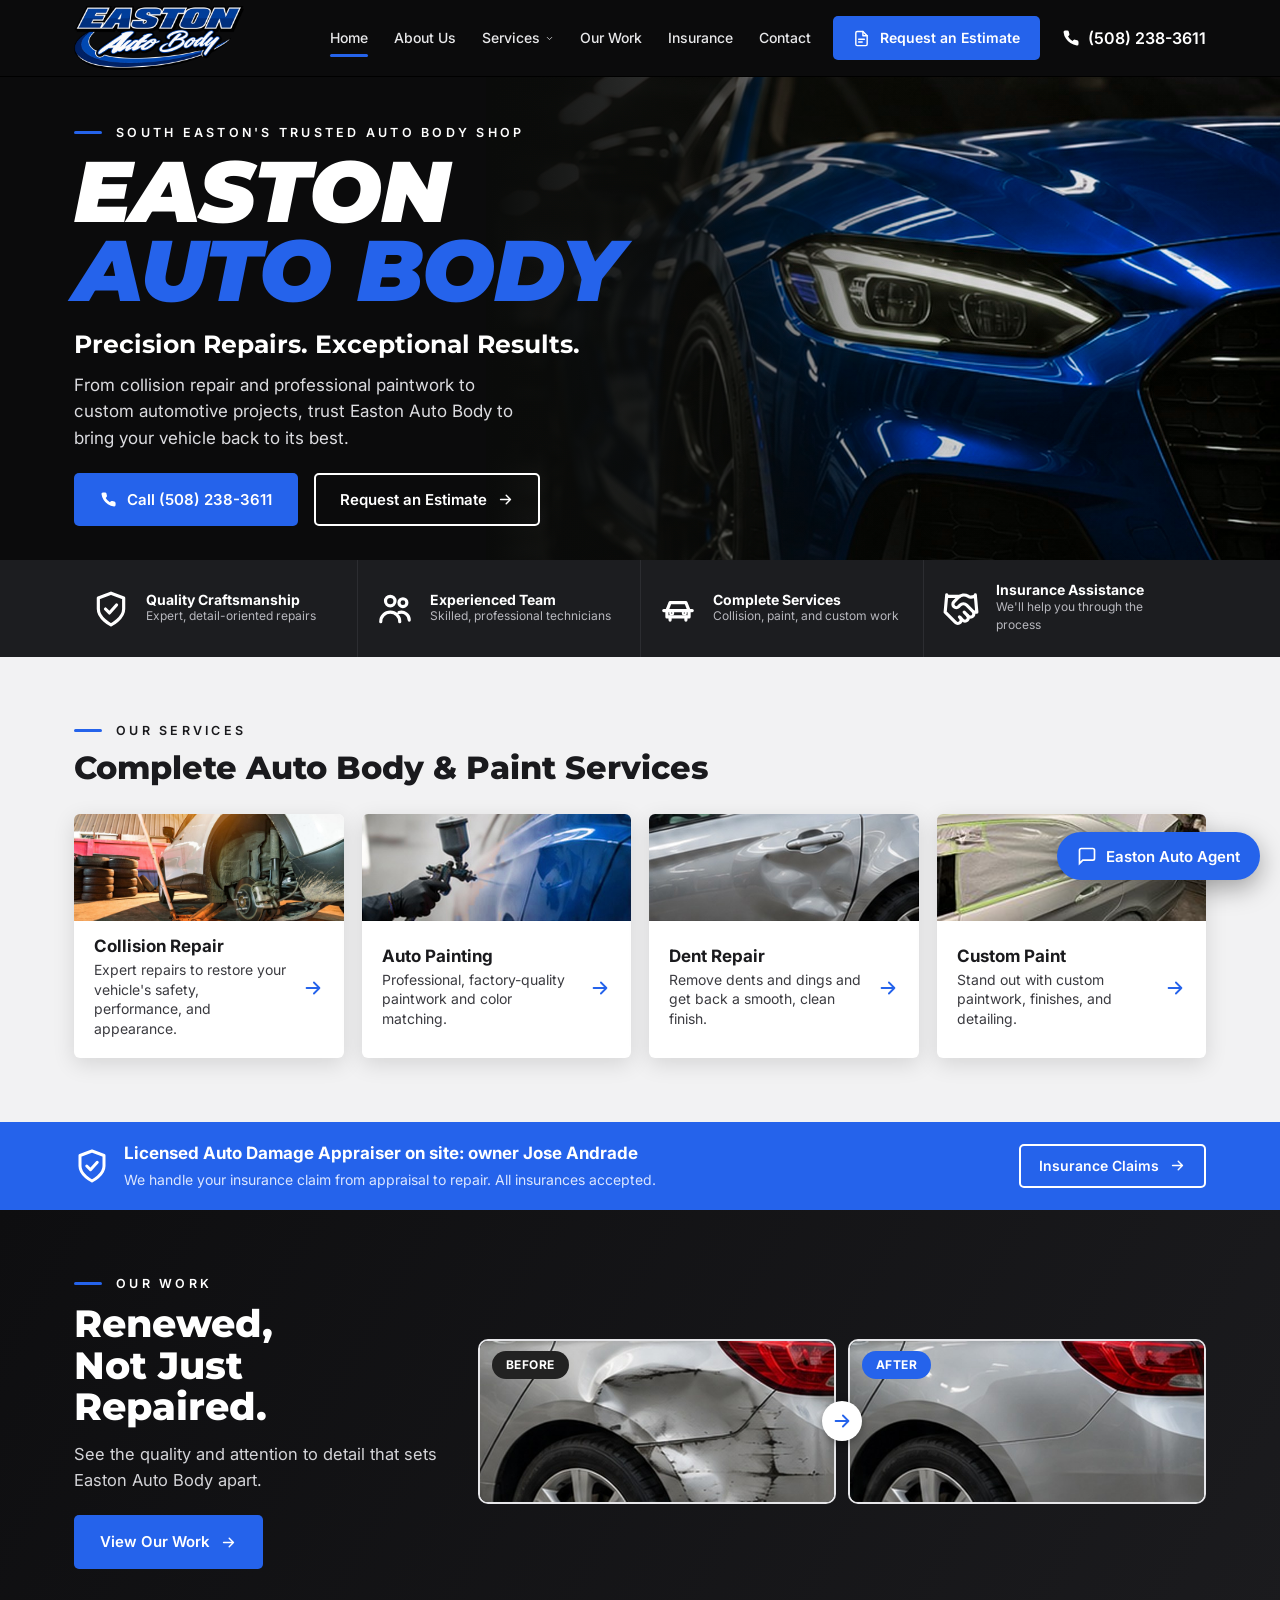
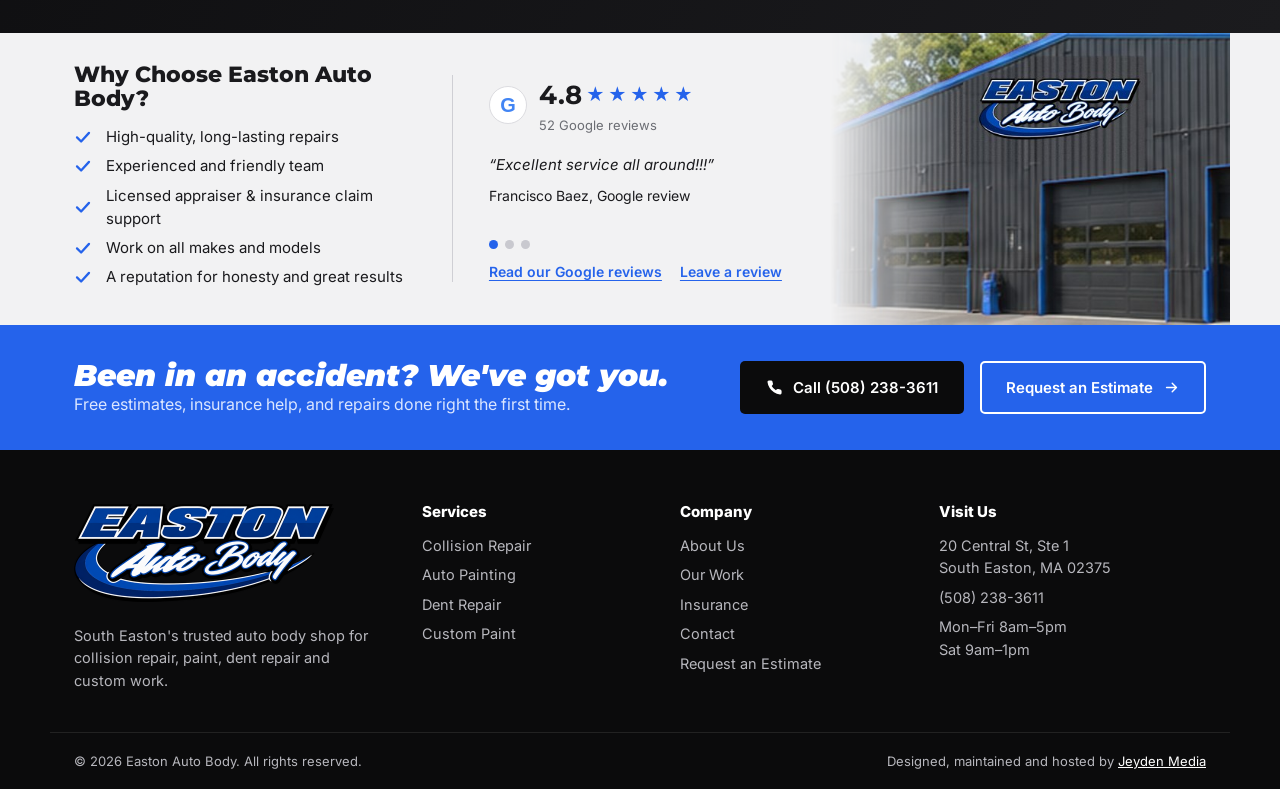
<file: index.html>
<!doctype html>
<html lang="en"><head>
<meta charset="utf-8"><meta name="viewport" content="width=device-width,initial-scale=1">
<title>Easton Auto Body</title>
<meta name="description" content="Easton Auto Body in South Easton, MA: collision repair, auto painting, dent repair and custom paint. Call (508) 238-3611.">
<link rel="preconnect" href="https://fonts.googleapis.com"><link rel="preconnect" href="https://fonts.gstatic.com" crossorigin>
<link href="https://fonts.googleapis.com/css2?family=Inter:wght@400;500;600;700&family=Montserrat:ital,wght@0,700;0,800;0,900;1,800;1,900&display=swap" rel="stylesheet">
<link rel="icon" href="img/favicon.png?v=202611271520" type="image/png">
<link rel="stylesheet" href="css/style.css?v=202611271520">
</head><body>
<header class="site-header"><div class="wrap nav-bar">
<a class="brand" href="index.html" aria-label="Easton Auto Body home"><img class="brand-logo" src="img/logo-header.png?v=202611271520" alt="Easton Auto Body"></a>
<ul class="nav" id="nav"><li><a class="navlink active" href="index.html">Home</a></li><li><a class="navlink" href="about.html">About Us</a></li><li class="has-drop"><a class="navlink" href="services.html">Services <svg class="caret" viewBox="0 0 24 24" fill="none" stroke="currentColor" stroke-width="2" stroke-linecap="round" stroke-linejoin="round" aria-hidden="true"><path d="m6 9 6 6 6-6"/></svg></a><div class="dropdown"><a href="services.html#collision">Collision Repair</a><a href="services.html#painting">Auto Painting</a><a href="services.html#dent">Dent Repair</a><a href="services.html#custom">Custom Paint</a></div></li><li><a class="navlink" href="work.html">Our Work</a></li><li><a class="navlink" href="insurance.html">Insurance</a></li><li><a class="navlink" href="contact.html">Contact</a></li></ul>
<div class="nav-cta"><a class="btn btn-red btn-sm" href="estimate.html"><svg class="" viewBox="0 0 24 24" fill="none" stroke="currentColor" stroke-width="2" stroke-linecap="round" stroke-linejoin="round" aria-hidden="true"><path d="M14 2H6a2 2 0 0 0-2 2v16a2 2 0 0 0 2 2h12a2 2 0 0 0 2-2V8z"/><path d="M14 2v6h6M8 13h8M8 17h5"/></svg> Request an Estimate</a>
<a class="phone-link" href="tel:+15082383611" aria-label="Call (508) 238-3611"><svg class="" viewBox="0 0 24 24" fill="none" stroke="currentColor" stroke-width="2" stroke-linecap="round" stroke-linejoin="round" aria-hidden="true"><path d="M22 16.9v3a2 2 0 0 1-2.2 2 19.8 19.8 0 0 1-8.6-3.1 19.5 19.5 0 0 1-6-6A19.8 19.8 0 0 1 2.1 4.2 2 2 0 0 1 4.1 2h3a2 2 0 0 1 2 1.7c.1 1 .4 1.9.7 2.8a2 2 0 0 1-.5 2.1L8 9.9a16 16 0 0 0 6 6l1.3-1.3a2 2 0 0 1 2.1-.4c.9.3 1.8.6 2.8.7a2 2 0 0 1 1.7 2Z" fill="currentColor" stroke="none"/></svg><span>(508) 238-3611</span></a>
<button class="menu-btn" aria-label="Menu" aria-controls="nav" aria-expanded="false"><svg class="" viewBox="0 0 24 24" fill="none" stroke="currentColor" stroke-width="2" stroke-linecap="round" stroke-linejoin="round" aria-hidden="true"><path d="M3 6h18M3 12h18M3 18h18"/></svg></button></div>
</div></header>
<main>
<section class="hero"><div class="hero-bg" role="img" aria-label="Red sports car"><video class="bg-video" autoplay muted loop playsinline preload="metadata" poster="img/hero-car.jpg" aria-hidden="true"><source src="https://assets.mixkit.co/videos/35576/35576-720.mp4" type="video/mp4"><source src="https://assets.mixkit.co/videos/35576/35576-360.mp4" type="video/mp4"></video></div><div class="wrap">
<div class="eyebrow">South Easton's Trusted Auto Body Shop</div>
<h1 class="hero-title">EASTON<span>AUTO BODY</span></h1>
<h2>Precision Repairs. Exceptional Results.</h2>
<p class="lead">From collision repair and professional paintwork to custom automotive projects, trust Easton Auto Body to bring your vehicle back to its best.</p>
<div class="btn-row"><a class="btn btn-red" href="tel:+15082383611"><svg class="" viewBox="0 0 24 24" fill="none" stroke="currentColor" stroke-width="2" stroke-linecap="round" stroke-linejoin="round" aria-hidden="true"><path d="M22 16.9v3a2 2 0 0 1-2.2 2 19.8 19.8 0 0 1-8.6-3.1 19.5 19.5 0 0 1-6-6A19.8 19.8 0 0 1 2.1 4.2 2 2 0 0 1 4.1 2h3a2 2 0 0 1 2 1.7c.1 1 .4 1.9.7 2.8a2 2 0 0 1-.5 2.1L8 9.9a16 16 0 0 0 6 6l1.3-1.3a2 2 0 0 1 2.1-.4c.9.3 1.8.6 2.8.7a2 2 0 0 1 1.7 2Z" fill="currentColor" stroke="none"/></svg> Call (508) 238-3611</a><a class="btn btn-ghost" href="estimate.html">Request an Estimate <svg class="" viewBox="0 0 24 24" fill="none" stroke="currentColor" stroke-width="2" stroke-linecap="round" stroke-linejoin="round" aria-hidden="true"><path d="M5 12h14M13 6l6 6-6 6"/></svg></a></div>
</div></section>
<section class="features"><div class="wrap">
<div class="feature"><svg class="" viewBox="0 0 24 24" fill="none" stroke="currentColor" stroke-width="2" stroke-linecap="round" stroke-linejoin="round" aria-hidden="true"><path d="M12 22s8-4 8-10V5l-8-3-8 3v7c0 6 8 10 8 10z"/><path d="m8.5 12 2.5 2.5 4.5-5"/></svg><div><h4>Quality Craftsmanship</h4><p>Expert, detail-oriented repairs</p></div></div>
<div class="feature"><svg class="" viewBox="0 0 24 24" fill="none" stroke="currentColor" stroke-width="2" stroke-linecap="round" stroke-linejoin="round" aria-hidden="true"><circle cx="9" cy="7" r="3"/><circle cx="17" cy="8" r="2.5"/><path d="M3 20c0-3.3 2.7-6 6-6s6 2.7 6 6M14.5 14.2A5 5 0 0 1 21 19"/></svg><div><h4>Experienced Team</h4><p>Skilled, professional technicians</p></div></div>
<div class="feature"><svg class="" viewBox="0 0 24 24" fill="none" stroke="currentColor" stroke-width="2" stroke-linecap="round" stroke-linejoin="round" aria-hidden="true"><path d="M5 17h14v-4l-2-5H7l-2 5z"/><path d="M3 13h18M7 17v2M17 17v2"/><circle cx="8" cy="14.5" r=".6"/><circle cx="16" cy="14.5" r=".6"/></svg><div><h4>Complete Services</h4><p>Collision, paint, and custom work</p></div></div>
<div class="feature"><svg class="" viewBox="0 0 24 24" fill="none" stroke="currentColor" stroke-width="2" stroke-linecap="round" stroke-linejoin="round" aria-hidden="true"><path d="m11 17 2 2a1 1 0 1 0 3-3"/><path d="m14 14 2.5 2.5a1 1 0 1 0 3-3l-3.9-3.9a3 3 0 0 0-4.2 0l-.9.9a1 1 0 1 1-3-3l2.8-2.8a5 5 0 0 1 6.1-.8l.5.3a2 2 0 0 0 1.4.3L21 4"/><path d="m21 3 1 11h-2M3 3 2 14l6.5 6.5a1 1 0 1 0 3-3M3 4h8"/></svg><div><h4>Insurance Assistance</h4><p>We'll help you through the process</p></div></div>
</div></section>
<section class="section grey"><div class="wrap">
<div class="eyebrow">Our Services</div><h2 class="section-title">Complete Auto Body &amp; Paint Services</h2>
<div class="svc-grid"><a class="svc-card reveal" href="services.html#collision"><img src="img/svc-collision.jpg" alt="Car raised on a jack in the shop with its wheel removed">
<div class="svc-body"><div><h3>Collision Repair</h3><p>Expert repairs to restore your vehicle's safety, performance, and appearance.</p></div><svg class="arrow" viewBox="0 0 24 24" fill="none" stroke="currentColor" stroke-width="2" stroke-linecap="round" stroke-linejoin="round" aria-hidden="true"><path d="M5 12h14M13 6l6 6-6 6"/></svg></div></a><a class="svc-card reveal" href="services.html#painting"><img src="img/svc-painting.jpg?v=2" alt="Spray gun applying paint to a blue car panel">
<div class="svc-body"><div><h3>Auto Painting</h3><p>Professional, factory-quality paintwork and color matching.</p></div><svg class="arrow" viewBox="0 0 24 24" fill="none" stroke="currentColor" stroke-width="2" stroke-linecap="round" stroke-linejoin="round" aria-hidden="true"><path d="M5 12h14M13 6l6 6-6 6"/></svg></div></a><a class="svc-card reveal" href="services.html#dent"><img src="img/svc-dent.jpg" alt="Dented silver car door">
<div class="svc-body"><div><h3>Dent Repair</h3><p>Remove dents and dings and get back a smooth, clean finish.</p></div><svg class="arrow" viewBox="0 0 24 24" fill="none" stroke="currentColor" stroke-width="2" stroke-linecap="round" stroke-linejoin="round" aria-hidden="true"><path d="M5 12h14M13 6l6 6-6 6"/></svg></div></a><a class="svc-card reveal" href="services.html#custom"><img src="img/svc-custom.jpg" alt="Car masked off and ready for custom paint">
<div class="svc-body"><div><h3>Custom Paint</h3><p>Stand out with custom paintwork, finishes, and detailing.</p></div><svg class="arrow" viewBox="0 0 24 24" fill="none" stroke="currentColor" stroke-width="2" stroke-linecap="round" stroke-linejoin="round" aria-hidden="true"><path d="M5 12h14M13 6l6 6-6 6"/></svg></div></a></div></div></section>
<section class="appraiser-band"><div class="wrap">
<div class="ab-left"><svg class="" viewBox="0 0 24 24" fill="none" stroke="currentColor" stroke-width="2" stroke-linecap="round" stroke-linejoin="round" aria-hidden="true"><path d="M12 22s8-4 8-10V5l-8-3-8 3v7c0 6 8 10 8 10z"/><path d="m8.5 12 2.5 2.5 4.5-5"/></svg><div><b>Licensed Auto Damage Appraiser on site: owner Jose Andrade</b><span>We handle your insurance claim from appraisal to repair. All insurances accepted.</span></div></div>
<a class="btn btn-ghost btn-sm" href="insurance.html#claims">Insurance Claims <svg class="" viewBox="0 0 24 24" fill="none" stroke="currentColor" stroke-width="2" stroke-linecap="round" stroke-linejoin="round" aria-hidden="true"><path d="M5 12h14M13 6l6 6-6 6"/></svg></a></div></section>
<section class="section dark"><div class="wrap work-split">
<div class="reveal"><div class="eyebrow">Our Work</div><h2>Renewed,<br>Not Just Repaired.</h2>
<p>See the quality and attention to detail that sets Easton Auto Body apart.</p>
<a class="btn btn-red" href="work.html">View Our Work <svg class="" viewBox="0 0 24 24" fill="none" stroke="currentColor" stroke-width="2" stroke-linecap="round" stroke-linejoin="round" aria-hidden="true"><path d="M5 12h14M13 6l6 6-6 6"/></svg></a></div>
<div class="ba reveal"><figure><img src="img/before.jpg" alt="Rear quarter panel with collision damage, before repair"><span class="tag">BEFORE</span></figure>
<span class="ba-arrow"><svg class="" viewBox="0 0 24 24" fill="none" stroke="currentColor" stroke-width="2" stroke-linecap="round" stroke-linejoin="round" aria-hidden="true"><path d="M5 12h14M13 6l6 6-6 6"/></svg></span>
<figure><img src="img/after.jpg" alt="Same panel after repair and refinish"><span class="tag after">AFTER</span></figure></div>
</div></section>
<section class="why"><div class="wrap">
<div><h2>Why Choose Easton Auto Body?</h2><ul class="checks"><li><svg class="" viewBox="0 0 24 24" fill="none" stroke="currentColor" stroke-width="2" stroke-linecap="round" stroke-linejoin="round" aria-hidden="true"><path d="M4 12.5 9.5 18 20 6.5" stroke-width="3"/></svg>High-quality, long-lasting repairs</li><li><svg class="" viewBox="0 0 24 24" fill="none" stroke="currentColor" stroke-width="2" stroke-linecap="round" stroke-linejoin="round" aria-hidden="true"><path d="M4 12.5 9.5 18 20 6.5" stroke-width="3"/></svg>Experienced and friendly team</li><li><svg class="" viewBox="0 0 24 24" fill="none" stroke="currentColor" stroke-width="2" stroke-linecap="round" stroke-linejoin="round" aria-hidden="true"><path d="M4 12.5 9.5 18 20 6.5" stroke-width="3"/></svg>Licensed appraiser & insurance claim support</li><li><svg class="" viewBox="0 0 24 24" fill="none" stroke="currentColor" stroke-width="2" stroke-linecap="round" stroke-linejoin="round" aria-hidden="true"><path d="M4 12.5 9.5 18 20 6.5" stroke-width="3"/></svg>Work on all makes and models</li><li><svg class="" viewBox="0 0 24 24" fill="none" stroke="currentColor" stroke-width="2" stroke-linecap="round" stroke-linejoin="round" aria-hidden="true"><path d="M4 12.5 9.5 18 20 6.5" stroke-width="3"/></svg>A reputation for honesty and great results</li></ul></div>
<div class="quote reviews" id="reviews"><div class="g-rating"><span class="g-logo" aria-hidden="true">G</span><div><strong>4.8</strong> <span class="stars" aria-hidden="true">★★★★★</span><small>52 Google reviews</small></div></div>
<div class="rv-carousel" aria-roledescription="carousel" aria-label="Google reviews"><div class="rv-track">
<figure class="rv-slide"><blockquote>&ldquo;Excellent service all around!!!&rdquo;</blockquote><figcaption>Francisco Baez, Google review</figcaption></figure>
<figure class="rv-slide"><blockquote>Rated 4.8 out of 5 stars by 52 customers on Google.</blockquote><figcaption>South Easton drivers trust us with their cars.</figcaption></figure>
<figure class="rv-slide"><blockquote>Had your car repaired with us? We&rsquo;d love to hear how it went.</blockquote><figcaption><a href="https://search.google.com/local/writereview?placeid=ChIJB-BQOgSG5IkRGqs08oeL52E" target="_blank" rel="noopener">Leave us a Google review</a></figcaption></figure>
</div><div class="rv-dots" aria-hidden="true"></div></div>
<div class="review-links"><a href="https://www.google.com/searchviewer/10?output=search&amp;svid=CCYSGioYOhYweDA6MHg2MWU3OGI4N2YyMzRhYjFhGAo&amp;hl=en&amp;gl=US#sv=[base64]" target="_blank" rel="noopener">Read our Google reviews</a><a href="https://search.google.com/local/writereview?placeid=ChIJB-BQOgSG5IkRGqs08oeL52E" target="_blank" rel="noopener">Leave a review</a></div></div>
<div class="why-photo" role="img" aria-label="Easton Auto Body shop building"></div>
</div></section>
</main>
<section class="cta-band"><div class="wrap">
<div><h2>Been in an accident? We've got you.</h2><p>Free estimates, insurance help, and repairs done right the first time.</p></div>
<div class="btn-row"><a class="btn btn-dark" href="tel:+15082383611"><svg class="" viewBox="0 0 24 24" fill="none" stroke="currentColor" stroke-width="2" stroke-linecap="round" stroke-linejoin="round" aria-hidden="true"><path d="M22 16.9v3a2 2 0 0 1-2.2 2 19.8 19.8 0 0 1-8.6-3.1 19.5 19.5 0 0 1-6-6A19.8 19.8 0 0 1 2.1 4.2 2 2 0 0 1 4.1 2h3a2 2 0 0 1 2 1.7c.1 1 .4 1.9.7 2.8a2 2 0 0 1-.5 2.1L8 9.9a16 16 0 0 0 6 6l1.3-1.3a2 2 0 0 1 2.1-.4c.9.3 1.8.6 2.8.7a2 2 0 0 1 1.7 2Z" fill="currentColor" stroke="none"/></svg> Call (508) 238-3611</a><a class="btn btn-ghost" href="estimate.html">Request an Estimate <svg class="" viewBox="0 0 24 24" fill="none" stroke="currentColor" stroke-width="2" stroke-linecap="round" stroke-linejoin="round" aria-hidden="true"><path d="M5 12h14M13 6l6 6-6 6"/></svg></a></div>
</div></section>
<footer class="site-footer">
<div class="wrap foot-grid">
<div class="foot-about"><a class="brand" href="index.html" aria-label="Easton Auto Body home"><img class="brand-logo-full" src="img/logo-footer.png?v=202611271520" alt="Easton Auto Body: We don't just repair. We renew."></a><p>South Easton's trusted auto body shop for collision repair, paint, dent repair and custom work.</p></div>
<div><h4>Services</h4><ul><li><a href="services.html#collision">Collision Repair</a></li><li><a href="services.html#painting">Auto Painting</a></li><li><a href="services.html#dent">Dent Repair</a></li><li><a href="services.html#custom">Custom Paint</a></li></ul></div>
<div><h4>Company</h4><ul><li><a href="about.html">About Us</a></li><li><a href="work.html">Our Work</a></li><li><a href="insurance.html">Insurance</a></li><li><a href="contact.html">Contact</a></li><li><a href="estimate.html">Request an Estimate</a></li></ul></div>
<div><h4>Visit Us</h4><ul><li>20 Central St, Ste 1<br>South Easton, MA 02375</li><li><a href="tel:+15082383611">(508) 238-3611</a></li><li>Mon–Fri 8am–5pm<br>Sat 9am–1pm</li></ul></div>
</div>
<div class="wrap foot-bottom"><span>© <span id="yr">2026</span> Easton Auto Body. All rights reserved.</span><span>Designed, maintained and hosted by <a href="https://jeydenmedia.com" target="_blank" rel="noopener" style="color:#fff;text-decoration:underline">Jeyden Media</a></span></div>
</footer>
<script src="js/main.js?v=202611250805"></script>
<script src="js/send.js?v=202611240320"></script>
<script src="js/intake.js?v=202611271540"></script>
</body></html>
</file>
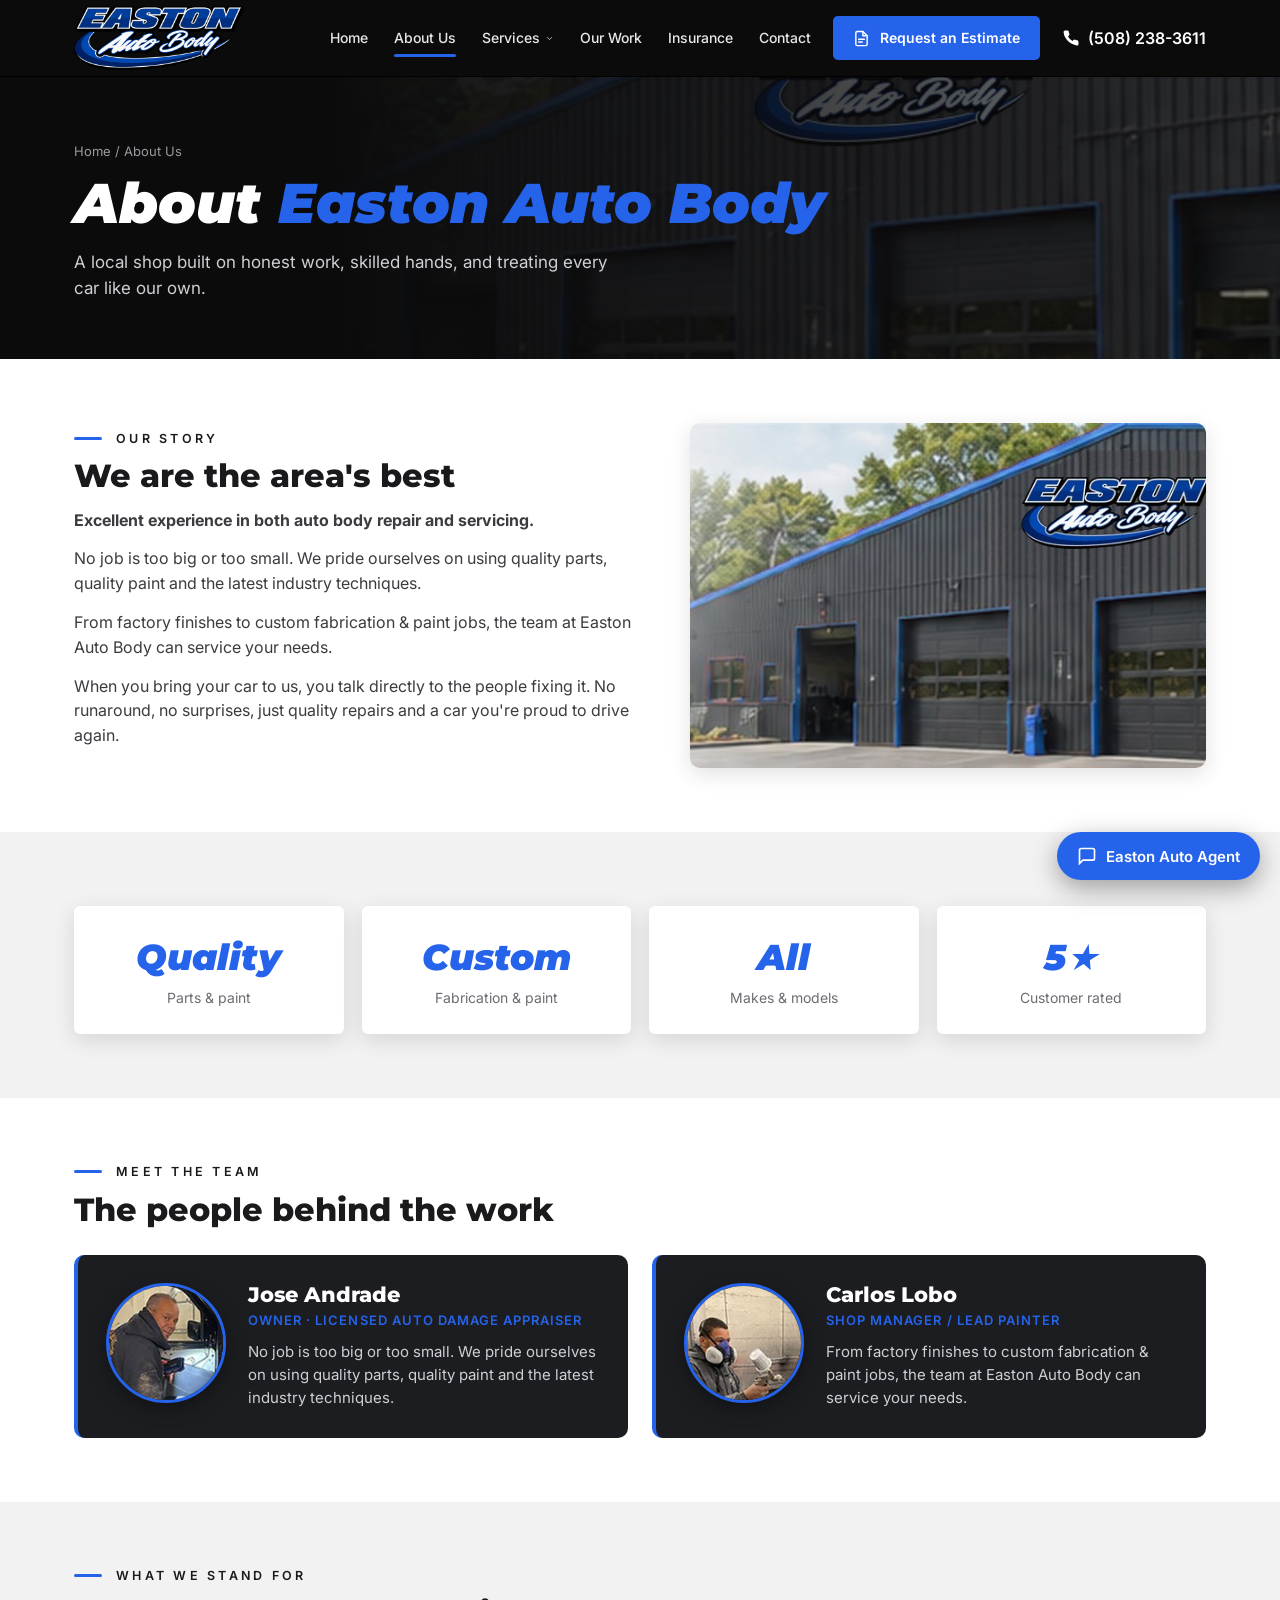
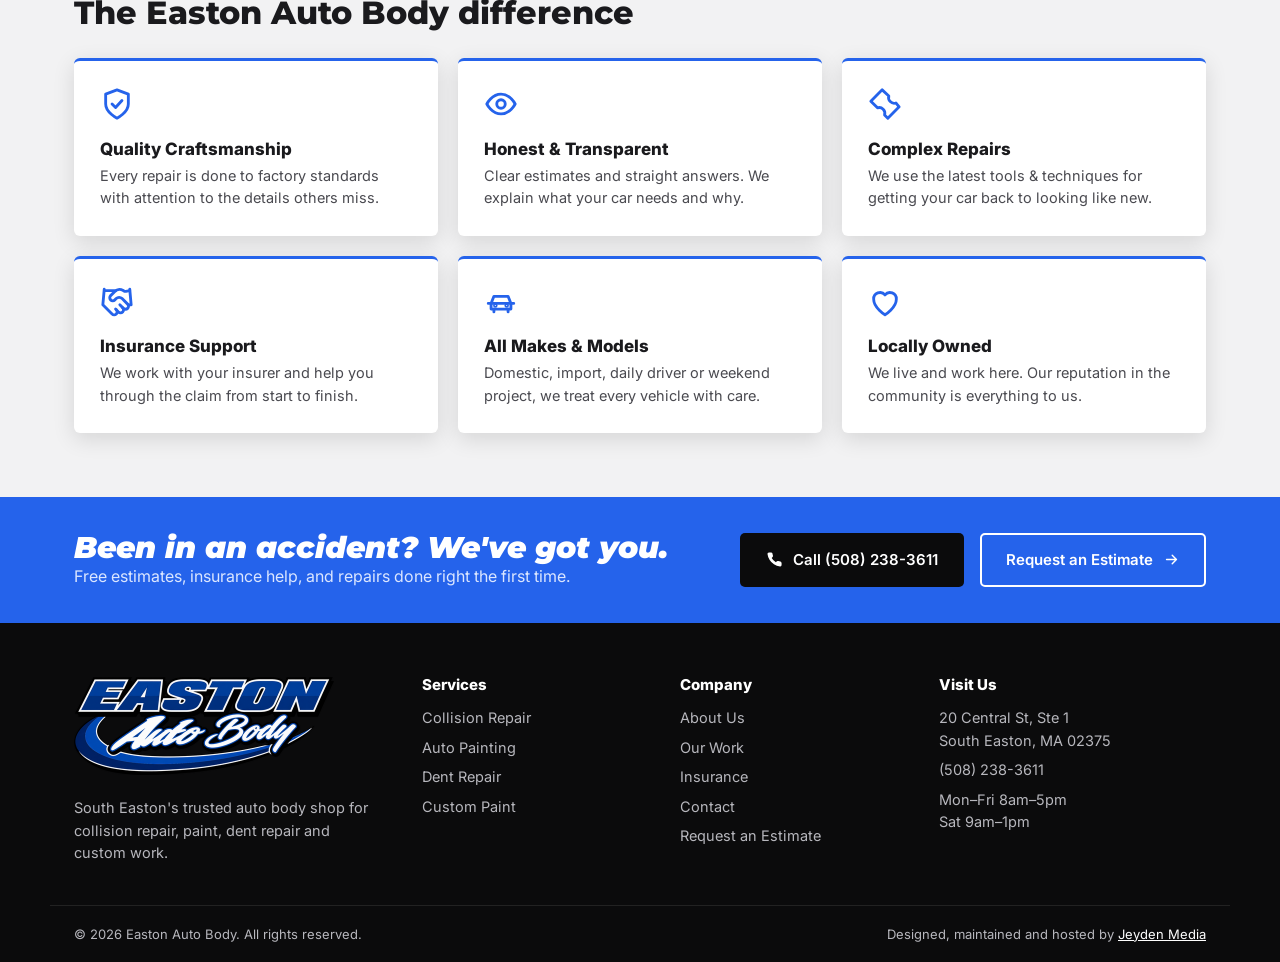
<file: about.html>
<!doctype html>
<html lang="en"><head>
<meta charset="utf-8"><meta name="viewport" content="width=device-width,initial-scale=1">
<title>About Us · Easton Auto Body</title>
<meta name="description" content="Meet Easton Auto Body, South Easton's trusted local auto body shop.">
<link rel="preconnect" href="https://fonts.googleapis.com"><link rel="preconnect" href="https://fonts.gstatic.com" crossorigin>
<link href="https://fonts.googleapis.com/css2?family=Inter:wght@400;500;600;700&family=Montserrat:ital,wght@0,700;0,800;0,900;1,800;1,900&display=swap" rel="stylesheet">
<link rel="icon" href="img/favicon.png?v=202611271520" type="image/png">
<link rel="stylesheet" href="css/style.css?v=202611271520">
</head><body>
<header class="site-header"><div class="wrap nav-bar">
<a class="brand" href="index.html" aria-label="Easton Auto Body home"><img class="brand-logo" src="img/logo-header.png?v=202611271520" alt="Easton Auto Body"></a>
<ul class="nav" id="nav"><li><a class="navlink" href="index.html">Home</a></li><li><a class="navlink active" href="about.html">About Us</a></li><li class="has-drop"><a class="navlink" href="services.html">Services <svg class="caret" viewBox="0 0 24 24" fill="none" stroke="currentColor" stroke-width="2" stroke-linecap="round" stroke-linejoin="round" aria-hidden="true"><path d="m6 9 6 6 6-6"/></svg></a><div class="dropdown"><a href="services.html#collision">Collision Repair</a><a href="services.html#painting">Auto Painting</a><a href="services.html#dent">Dent Repair</a><a href="services.html#custom">Custom Paint</a></div></li><li><a class="navlink" href="work.html">Our Work</a></li><li><a class="navlink" href="insurance.html">Insurance</a></li><li><a class="navlink" href="contact.html">Contact</a></li></ul>
<div class="nav-cta"><a class="btn btn-red btn-sm" href="estimate.html"><svg class="" viewBox="0 0 24 24" fill="none" stroke="currentColor" stroke-width="2" stroke-linecap="round" stroke-linejoin="round" aria-hidden="true"><path d="M14 2H6a2 2 0 0 0-2 2v16a2 2 0 0 0 2 2h12a2 2 0 0 0 2-2V8z"/><path d="M14 2v6h6M8 13h8M8 17h5"/></svg> Request an Estimate</a>
<a class="phone-link" href="tel:+15082383611" aria-label="Call (508) 238-3611"><svg class="" viewBox="0 0 24 24" fill="none" stroke="currentColor" stroke-width="2" stroke-linecap="round" stroke-linejoin="round" aria-hidden="true"><path d="M22 16.9v3a2 2 0 0 1-2.2 2 19.8 19.8 0 0 1-8.6-3.1 19.5 19.5 0 0 1-6-6A19.8 19.8 0 0 1 2.1 4.2 2 2 0 0 1 4.1 2h3a2 2 0 0 1 2 1.7c.1 1 .4 1.9.7 2.8a2 2 0 0 1-.5 2.1L8 9.9a16 16 0 0 0 6 6l1.3-1.3a2 2 0 0 1 2.1-.4c.9.3 1.8.6 2.8.7a2 2 0 0 1 1.7 2Z" fill="currentColor" stroke="none"/></svg><span>(508) 238-3611</span></a>
<button class="menu-btn" aria-label="Menu" aria-controls="nav" aria-expanded="false"><svg class="" viewBox="0 0 24 24" fill="none" stroke="currentColor" stroke-width="2" stroke-linecap="round" stroke-linejoin="round" aria-hidden="true"><path d="M3 6h18M3 12h18M3 18h18"/></svg></button></div>
</div></header>
<main>
<section class="page-hero"><div class="bg" style="background-image:url(img/shop-sign.jpg?v=5)"><video class="bg-video" autoplay muted loop playsinline preload="metadata" poster="img/shop-sign.jpg?v=5" aria-hidden="true"><source src="https://assets.mixkit.co/videos/13270/13270-720.mp4" type="video/mp4"><source src="https://assets.mixkit.co/videos/13270/13270-360.mp4" type="video/mp4"></video></div><div class="wrap">
<div class="crumbs"><a href="index.html">Home</a> / About Us</div><h1>About <em>Easton Auto Body</em></h1><p>A local shop built on honest work, skilled hands, and treating every car like our own.</p></div></section>
<section class="section"><div class="wrap two-col">
<div class="prose reveal"><div class="eyebrow">Our Story</div><h2>We are the area's best</h2>
<p><strong>Excellent experience in both auto body repair and servicing.</strong></p>
<p>No job is too big or too small. We pride ourselves on using quality parts, quality paint and the latest industry techniques.</p>
<p>From factory finishes to custom fabrication &amp; paint jobs, the team at Easton Auto Body can service your needs.</p>
<p>When you bring your car to us, you talk directly to the people fixing it. No runaround, no surprises, just quality repairs and a car you're proud to drive again.</p></div>
<img class="reveal" src="img/shop-sign.jpg?v=5" alt="Easton Auto Body building"></div></section>
<section class="section grey"><div class="wrap">
<div class="stats">
<div class="stat reveal"><b>Quality</b><span>Parts &amp; paint</span></div>
<div class="stat reveal"><b>Custom</b><span>Fabrication &amp; paint</span></div>
<div class="stat reveal"><b>All</b><span>Makes &amp; models</span></div>
<div class="stat reveal"><b>5★</b><span>Customer rated</span></div></div></div></section>
<section class="section"><div class="wrap">
<div class="eyebrow">Meet the Team</div><h2 class="section-title">The people behind the work</h2>
<div class="team-grid">
<div class="member reveal"><img class="avatar avatar-photo" src="img/team-jose-face.jpg" alt="Jose Andrade, owner of Easton Auto Body"><div><h3>Jose Andrade</h3><span class="role">Owner · Licensed Auto Damage Appraiser</span><p>No job is too big or too small. We pride ourselves on using quality parts, quality paint and the latest industry techniques.</p></div></div>
<div class="member reveal"><img class="avatar avatar-photo" src="img/team-lobo-face.jpg" alt="Carlos Lobo, shop manager and lead painter"><div><h3>Carlos Lobo</h3><span class="role">Shop Manager / Lead Painter</span><p>From factory finishes to custom fabrication &amp; paint jobs, the team at Easton Auto Body can service your needs.</p></div></div>
</div></div></section>
<section class="section grey"><div class="wrap">
<div class="eyebrow">What We Stand For</div><h2 class="section-title">The Easton Auto Body difference</h2>
<div class="value-grid">
<div class="value reveal"><svg class="" viewBox="0 0 24 24" fill="none" stroke="currentColor" stroke-width="2" stroke-linecap="round" stroke-linejoin="round" aria-hidden="true"><path d="M12 22s8-4 8-10V5l-8-3-8 3v7c0 6 8 10 8 10z"/><path d="m8.5 12 2.5 2.5 4.5-5"/></svg><h3>Quality Craftsmanship</h3><p>Every repair is done to factory standards with attention to the details others miss.</p></div>
<div class="value reveal"><svg class="" viewBox="0 0 24 24" fill="none" stroke="currentColor" stroke-width="2" stroke-linecap="round" stroke-linejoin="round" aria-hidden="true"><path d="M2 12s3.5-7 10-7 10 7 10 7-3.5 7-10 7S2 12 2 12z"/><circle cx="12" cy="12" r="3"/></svg><h3>Honest &amp; Transparent</h3><p>Clear estimates and straight answers. We explain what your car needs and why.</p></div>
<div class="value reveal"><svg class="" viewBox="0 0 24 24" fill="none" stroke="currentColor" stroke-width="2" stroke-linecap="round" stroke-linejoin="round" aria-hidden="true"><path d="M14.7 6.3a4 4 0 0 0 5 5L22 14l-8 8-2.3-2.3a4 4 0 0 0-5-5L2 10l8-8z" /></svg><h3>Complex Repairs</h3><p>We use the latest tools &amp; techniques for getting your car back to looking like new.</p></div>
<div class="value reveal"><svg class="" viewBox="0 0 24 24" fill="none" stroke="currentColor" stroke-width="2" stroke-linecap="round" stroke-linejoin="round" aria-hidden="true"><path d="m11 17 2 2a1 1 0 1 0 3-3"/><path d="m14 14 2.5 2.5a1 1 0 1 0 3-3l-3.9-3.9a3 3 0 0 0-4.2 0l-.9.9a1 1 0 1 1-3-3l2.8-2.8a5 5 0 0 1 6.1-.8l.5.3a2 2 0 0 0 1.4.3L21 4"/><path d="m21 3 1 11h-2M3 3 2 14l6.5 6.5a1 1 0 1 0 3-3M3 4h8"/></svg><h3>Insurance Support</h3><p>We work with your insurer and help you through the claim from start to finish.</p></div>
<div class="value reveal"><svg class="" viewBox="0 0 24 24" fill="none" stroke="currentColor" stroke-width="2" stroke-linecap="round" stroke-linejoin="round" aria-hidden="true"><path d="M5 17h14v-4l-2-5H7l-2 5z"/><path d="M3 13h18M7 17v2M17 17v2"/><circle cx="8" cy="14.5" r=".6"/><circle cx="16" cy="14.5" r=".6"/></svg><h3>All Makes &amp; Models</h3><p>Domestic, import, daily driver or weekend project, we treat every vehicle with care.</p></div>
<div class="value reveal"><svg class="" viewBox="0 0 24 24" fill="none" stroke="currentColor" stroke-width="2" stroke-linecap="round" stroke-linejoin="round" aria-hidden="true"><path d="M12 21s-8-5-8-11a4.5 4.5 0 0 1 8-3 4.5 4.5 0 0 1 8 3c0 6-8 11-8 11z"/></svg><h3>Locally Owned</h3><p>We live and work here. Our reputation in the community is everything to us.</p></div>
</div></div></section>
</main>
<section class="cta-band"><div class="wrap">
<div><h2>Been in an accident? We've got you.</h2><p>Free estimates, insurance help, and repairs done right the first time.</p></div>
<div class="btn-row"><a class="btn btn-dark" href="tel:+15082383611"><svg class="" viewBox="0 0 24 24" fill="none" stroke="currentColor" stroke-width="2" stroke-linecap="round" stroke-linejoin="round" aria-hidden="true"><path d="M22 16.9v3a2 2 0 0 1-2.2 2 19.8 19.8 0 0 1-8.6-3.1 19.5 19.5 0 0 1-6-6A19.8 19.8 0 0 1 2.1 4.2 2 2 0 0 1 4.1 2h3a2 2 0 0 1 2 1.7c.1 1 .4 1.9.7 2.8a2 2 0 0 1-.5 2.1L8 9.9a16 16 0 0 0 6 6l1.3-1.3a2 2 0 0 1 2.1-.4c.9.3 1.8.6 2.8.7a2 2 0 0 1 1.7 2Z" fill="currentColor" stroke="none"/></svg> Call (508) 238-3611</a><a class="btn btn-ghost" href="estimate.html">Request an Estimate <svg class="" viewBox="0 0 24 24" fill="none" stroke="currentColor" stroke-width="2" stroke-linecap="round" stroke-linejoin="round" aria-hidden="true"><path d="M5 12h14M13 6l6 6-6 6"/></svg></a></div>
</div></section>
<footer class="site-footer">
<div class="wrap foot-grid">
<div class="foot-about"><a class="brand" href="index.html" aria-label="Easton Auto Body home"><img class="brand-logo-full" src="img/logo-footer.png?v=202611271520" alt="Easton Auto Body: We don't just repair. We renew."></a><p>South Easton's trusted auto body shop for collision repair, paint, dent repair and custom work.</p></div>
<div><h4>Services</h4><ul><li><a href="services.html#collision">Collision Repair</a></li><li><a href="services.html#painting">Auto Painting</a></li><li><a href="services.html#dent">Dent Repair</a></li><li><a href="services.html#custom">Custom Paint</a></li></ul></div>
<div><h4>Company</h4><ul><li><a href="about.html">About Us</a></li><li><a href="work.html">Our Work</a></li><li><a href="insurance.html">Insurance</a></li><li><a href="contact.html">Contact</a></li><li><a href="estimate.html">Request an Estimate</a></li></ul></div>
<div><h4>Visit Us</h4><ul><li>20 Central St, Ste 1<br>South Easton, MA 02375</li><li><a href="tel:+15082383611">(508) 238-3611</a></li><li>Mon–Fri 8am–5pm<br>Sat 9am–1pm</li></ul></div>
</div>
<div class="wrap foot-bottom"><span>© <span id="yr">2026</span> Easton Auto Body. All rights reserved.</span><span>Designed, maintained and hosted by <a href="https://jeydenmedia.com" target="_blank" rel="noopener" style="color:#fff;text-decoration:underline">Jeyden Media</a></span></div>
</footer>
<script src="js/main.js?v=202611250805"></script>
<script src="js/send.js?v=202611240320"></script>
<script src="js/intake.js?v=202611271540"></script>
</body></html>
</file>
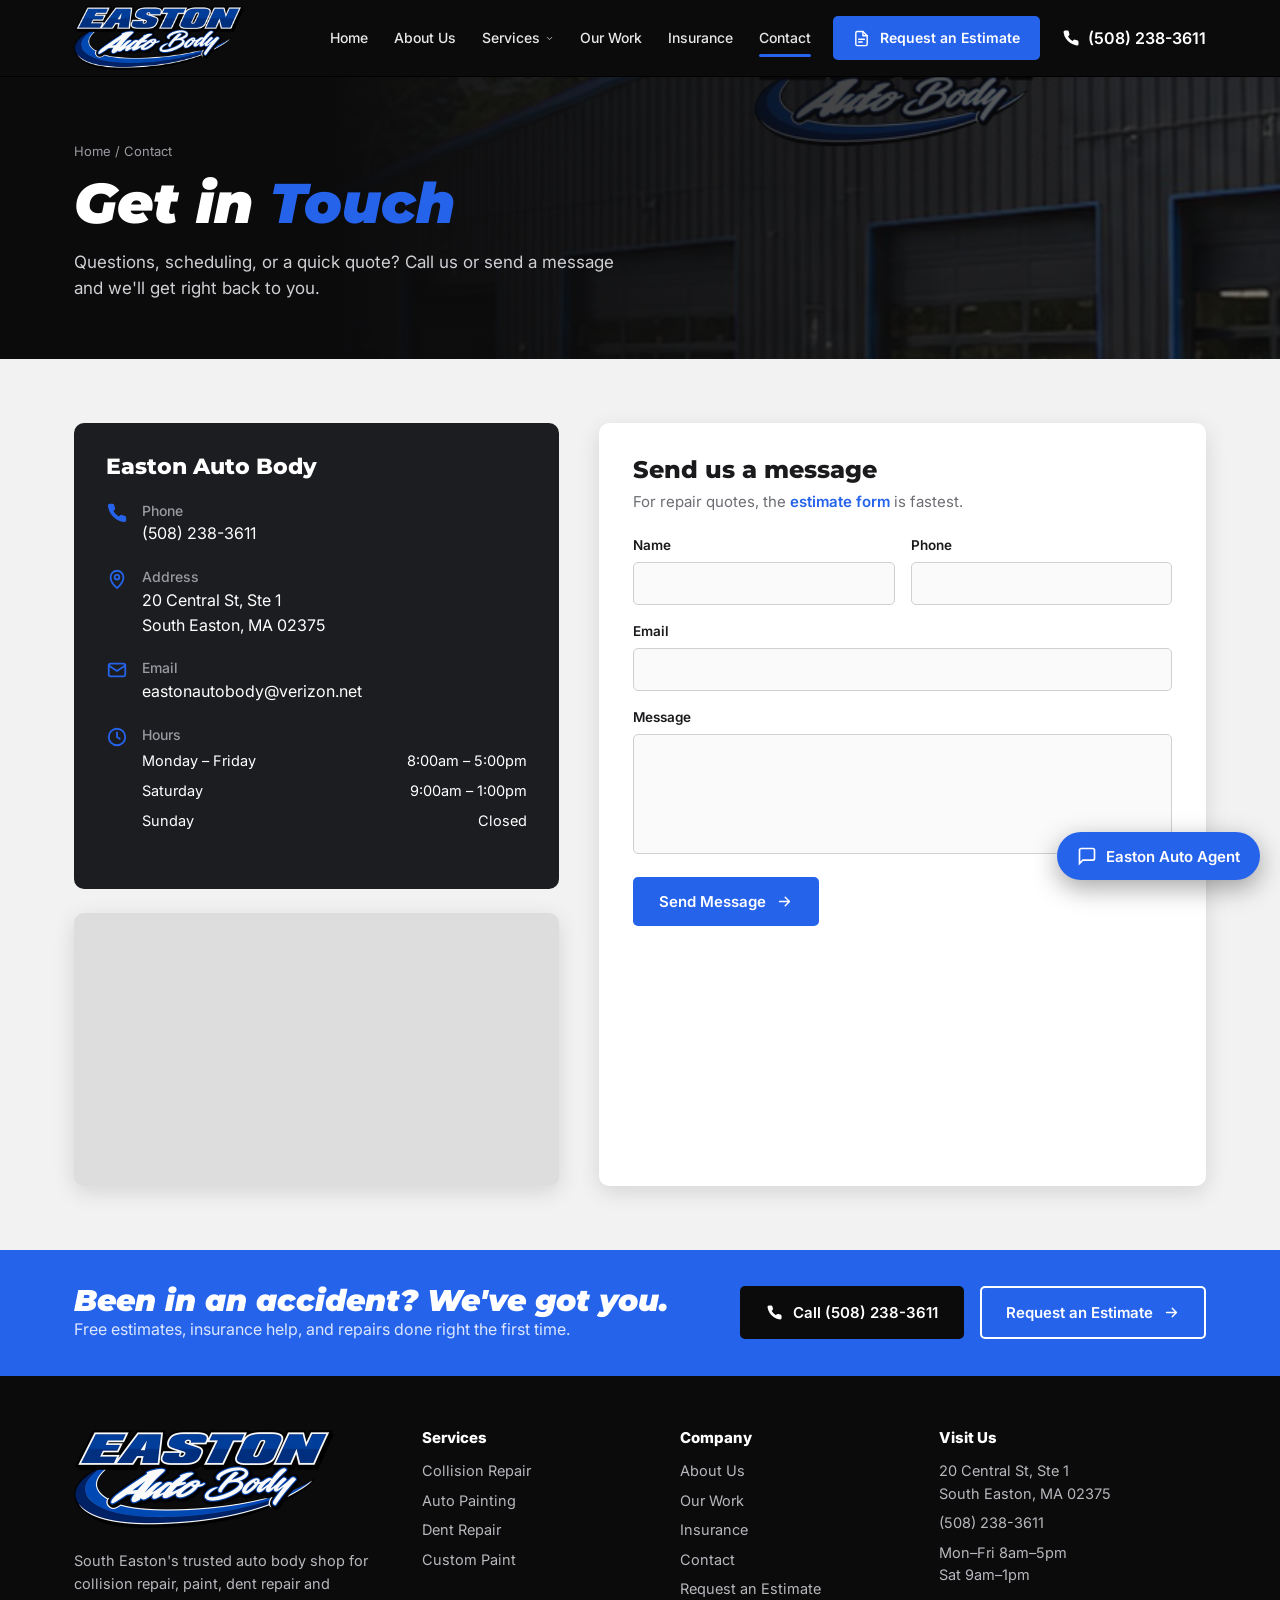
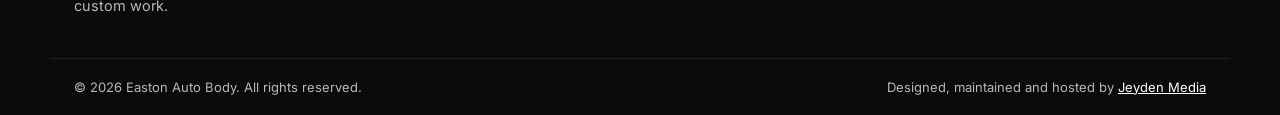
<file: contact.html>
<!doctype html>
<html lang="en"><head>
<meta charset="utf-8"><meta name="viewport" content="width=device-width,initial-scale=1">
<title>Contact · Easton Auto Body</title>
<meta name="description" content="Contact Easton Auto Body in South Easton, MA. Call (508) 238-3611.">
<link rel="preconnect" href="https://fonts.googleapis.com"><link rel="preconnect" href="https://fonts.gstatic.com" crossorigin>
<link href="https://fonts.googleapis.com/css2?family=Inter:wght@400;500;600;700&family=Montserrat:ital,wght@0,700;0,800;0,900;1,800;1,900&display=swap" rel="stylesheet">
<link rel="icon" href="img/favicon.png?v=202611271520" type="image/png">
<link rel="stylesheet" href="css/style.css?v=202611271520">
</head><body>
<header class="site-header"><div class="wrap nav-bar">
<a class="brand" href="index.html" aria-label="Easton Auto Body home"><img class="brand-logo" src="img/logo-header.png?v=202611271520" alt="Easton Auto Body"></a>
<ul class="nav" id="nav"><li><a class="navlink" href="index.html">Home</a></li><li><a class="navlink" href="about.html">About Us</a></li><li class="has-drop"><a class="navlink" href="services.html">Services <svg class="caret" viewBox="0 0 24 24" fill="none" stroke="currentColor" stroke-width="2" stroke-linecap="round" stroke-linejoin="round" aria-hidden="true"><path d="m6 9 6 6 6-6"/></svg></a><div class="dropdown"><a href="services.html#collision">Collision Repair</a><a href="services.html#painting">Auto Painting</a><a href="services.html#dent">Dent Repair</a><a href="services.html#custom">Custom Paint</a></div></li><li><a class="navlink" href="work.html">Our Work</a></li><li><a class="navlink" href="insurance.html">Insurance</a></li><li><a class="navlink active" href="contact.html">Contact</a></li></ul>
<div class="nav-cta"><a class="btn btn-red btn-sm" href="estimate.html"><svg class="" viewBox="0 0 24 24" fill="none" stroke="currentColor" stroke-width="2" stroke-linecap="round" stroke-linejoin="round" aria-hidden="true"><path d="M14 2H6a2 2 0 0 0-2 2v16a2 2 0 0 0 2 2h12a2 2 0 0 0 2-2V8z"/><path d="M14 2v6h6M8 13h8M8 17h5"/></svg> Request an Estimate</a>
<a class="phone-link" href="tel:+15082383611" aria-label="Call (508) 238-3611"><svg class="" viewBox="0 0 24 24" fill="none" stroke="currentColor" stroke-width="2" stroke-linecap="round" stroke-linejoin="round" aria-hidden="true"><path d="M22 16.9v3a2 2 0 0 1-2.2 2 19.8 19.8 0 0 1-8.6-3.1 19.5 19.5 0 0 1-6-6A19.8 19.8 0 0 1 2.1 4.2 2 2 0 0 1 4.1 2h3a2 2 0 0 1 2 1.7c.1 1 .4 1.9.7 2.8a2 2 0 0 1-.5 2.1L8 9.9a16 16 0 0 0 6 6l1.3-1.3a2 2 0 0 1 2.1-.4c.9.3 1.8.6 2.8.7a2 2 0 0 1 1.7 2Z" fill="currentColor" stroke="none"/></svg><span>(508) 238-3611</span></a>
<button class="menu-btn" aria-label="Menu" aria-controls="nav" aria-expanded="false"><svg class="" viewBox="0 0 24 24" fill="none" stroke="currentColor" stroke-width="2" stroke-linecap="round" stroke-linejoin="round" aria-hidden="true"><path d="M3 6h18M3 12h18M3 18h18"/></svg></button></div>
</div></header>
<main>
<section class="page-hero"><div class="bg" style="background-image:url(img/shop-sign.jpg?v=5)"><video class="bg-video" autoplay muted loop playsinline preload="metadata" poster="img/shop-sign.jpg?v=5" aria-hidden="true"><source src="https://assets.mixkit.co/videos/47615/47615-720.mp4" type="video/mp4"><source src="https://assets.mixkit.co/videos/47615/47615-360.mp4" type="video/mp4"></video></div><div class="wrap">
<div class="crumbs"><a href="index.html">Home</a> / Contact</div><h1>Get in <em>Touch</em></h1><p>Questions, scheduling, or a quick quote? Call us or send a message and we'll get right back to you.</p></div></section>
<section class="section grey"><div class="wrap contact-grid">
<div><div class="info-card reveal"><h3>Easton Auto Body</h3>
<div class="info-row"><svg class="" viewBox="0 0 24 24" fill="none" stroke="currentColor" stroke-width="2" stroke-linecap="round" stroke-linejoin="round" aria-hidden="true"><path d="M22 16.9v3a2 2 0 0 1-2.2 2 19.8 19.8 0 0 1-8.6-3.1 19.5 19.5 0 0 1-6-6A19.8 19.8 0 0 1 2.1 4.2 2 2 0 0 1 4.1 2h3a2 2 0 0 1 2 1.7c.1 1 .4 1.9.7 2.8a2 2 0 0 1-.5 2.1L8 9.9a16 16 0 0 0 6 6l1.3-1.3a2 2 0 0 1 2.1-.4c.9.3 1.8.6 2.8.7a2 2 0 0 1 1.7 2Z" fill="currentColor" stroke="none"/></svg><div><b>Phone</b><a href="tel:+15082383611">(508) 238-3611</a></div></div>
<div class="info-row"><svg class="" viewBox="0 0 24 24" fill="none" stroke="currentColor" stroke-width="2" stroke-linecap="round" stroke-linejoin="round" aria-hidden="true"><path d="M12 22s7-6.2 7-12a7 7 0 1 0-14 0c0 5.8 7 12 7 12z"/><circle cx="12" cy="10" r="2.5"/></svg><div><b>Address</b>20 Central St, Ste 1<br>South Easton, MA 02375</div></div>
<div class="info-row"><svg class="" viewBox="0 0 24 24" fill="none" stroke="currentColor" stroke-width="2" stroke-linecap="round" stroke-linejoin="round" aria-hidden="true"><rect x="3" y="5" width="18" height="14" rx="2"/><path d="m3 7 9 6 9-6"/></svg><div><b>Email</b><a href="mailto:eastonautobody@verizon.net">eastonautobody@verizon.net</a></div></div>
<div class="info-row"><svg class="" viewBox="0 0 24 24" fill="none" stroke="currentColor" stroke-width="2" stroke-linecap="round" stroke-linejoin="round" aria-hidden="true"><circle cx="12" cy="12" r="9"/><path d="M12 7v5l3 2"/></svg><div style="flex:1"><b>Hours</b><table class="hours">
<tr><td>Monday – Friday</td><td>8:00am – 5:00pm</td></tr><tr><td>Saturday</td><td>9:00am – 1:00pm</td></tr><tr><td>Sunday</td><td>Closed</td></tr></table></div></div>
</div>
<div class="map"><iframe title="Map of South Easton, MA" loading="lazy" src="https://www.google.com/maps?q=20+Central+St,+South+Easton,+MA+02375&output=embed"></iframe></div>
</div>
<div class="form-card reveal"><h2>Send us a message</h2><p>For repair quotes, the <a href="estimate.html" style="color:var(--red);font-weight:600">estimate form</a> is fastest.</p>
<form data-form="Contact message"><div class="form-grid">
<div><label for="c-name">Name</label><input id="c-name" required></div>
<div><label for="c-phone">Phone</label><input id="c-phone" type="tel" required></div>
<div class="full"><label for="c-email">Email</label><input id="c-email" type="email"></div>
<div class="full"><label for="c-msg">Message</label><textarea id="c-msg" required></textarea></div>
<div class="full"><button class="btn btn-red" type="submit">Send Message <svg class="" viewBox="0 0 24 24" fill="none" stroke="currentColor" stroke-width="2" stroke-linecap="round" stroke-linejoin="round" aria-hidden="true"><path d="M5 12h14M13 6l6 6-6 6"/></svg></button></div></div>
</form>
<div class="form-success"><svg class="" viewBox="0 0 24 24" fill="none" stroke="currentColor" stroke-width="2" stroke-linecap="round" stroke-linejoin="round" aria-hidden="true"><path d="M4 12.5 9.5 18 20 6.5" stroke-width="3"/></svg><h2>Thanks! Message sent.</h2><p>We'll get back to you shortly. Need us now? Call <a href="tel:+15082383611">(508) 238-3611</a>.</p></div>
</div></div></section>
</main>
<section class="cta-band"><div class="wrap">
<div><h2>Been in an accident? We've got you.</h2><p>Free estimates, insurance help, and repairs done right the first time.</p></div>
<div class="btn-row"><a class="btn btn-dark" href="tel:+15082383611"><svg class="" viewBox="0 0 24 24" fill="none" stroke="currentColor" stroke-width="2" stroke-linecap="round" stroke-linejoin="round" aria-hidden="true"><path d="M22 16.9v3a2 2 0 0 1-2.2 2 19.8 19.8 0 0 1-8.6-3.1 19.5 19.5 0 0 1-6-6A19.8 19.8 0 0 1 2.1 4.2 2 2 0 0 1 4.1 2h3a2 2 0 0 1 2 1.7c.1 1 .4 1.9.7 2.8a2 2 0 0 1-.5 2.1L8 9.9a16 16 0 0 0 6 6l1.3-1.3a2 2 0 0 1 2.1-.4c.9.3 1.8.6 2.8.7a2 2 0 0 1 1.7 2Z" fill="currentColor" stroke="none"/></svg> Call (508) 238-3611</a><a class="btn btn-ghost" href="estimate.html">Request an Estimate <svg class="" viewBox="0 0 24 24" fill="none" stroke="currentColor" stroke-width="2" stroke-linecap="round" stroke-linejoin="round" aria-hidden="true"><path d="M5 12h14M13 6l6 6-6 6"/></svg></a></div>
</div></section>
<footer class="site-footer">
<div class="wrap foot-grid">
<div class="foot-about"><a class="brand" href="index.html" aria-label="Easton Auto Body home"><img class="brand-logo-full" src="img/logo-footer.png?v=202611271520" alt="Easton Auto Body: We don't just repair. We renew."></a><p>South Easton's trusted auto body shop for collision repair, paint, dent repair and custom work.</p></div>
<div><h4>Services</h4><ul><li><a href="services.html#collision">Collision Repair</a></li><li><a href="services.html#painting">Auto Painting</a></li><li><a href="services.html#dent">Dent Repair</a></li><li><a href="services.html#custom">Custom Paint</a></li></ul></div>
<div><h4>Company</h4><ul><li><a href="about.html">About Us</a></li><li><a href="work.html">Our Work</a></li><li><a href="insurance.html">Insurance</a></li><li><a href="contact.html">Contact</a></li><li><a href="estimate.html">Request an Estimate</a></li></ul></div>
<div><h4>Visit Us</h4><ul><li>20 Central St, Ste 1<br>South Easton, MA 02375</li><li><a href="tel:+15082383611">(508) 238-3611</a></li><li>Mon–Fri 8am–5pm<br>Sat 9am–1pm</li></ul></div>
</div>
<div class="wrap foot-bottom"><span>© <span id="yr">2026</span> Easton Auto Body. All rights reserved.</span><span>Designed, maintained and hosted by <a href="https://jeydenmedia.com" target="_blank" rel="noopener" style="color:#fff;text-decoration:underline">Jeyden Media</a></span></div>
</footer>
<script src="js/main.js?v=202611250805"></script>
<script src="js/send.js?v=202611240320"></script>
<script src="js/intake.js?v=202611271540"></script>
</body></html>
</file>
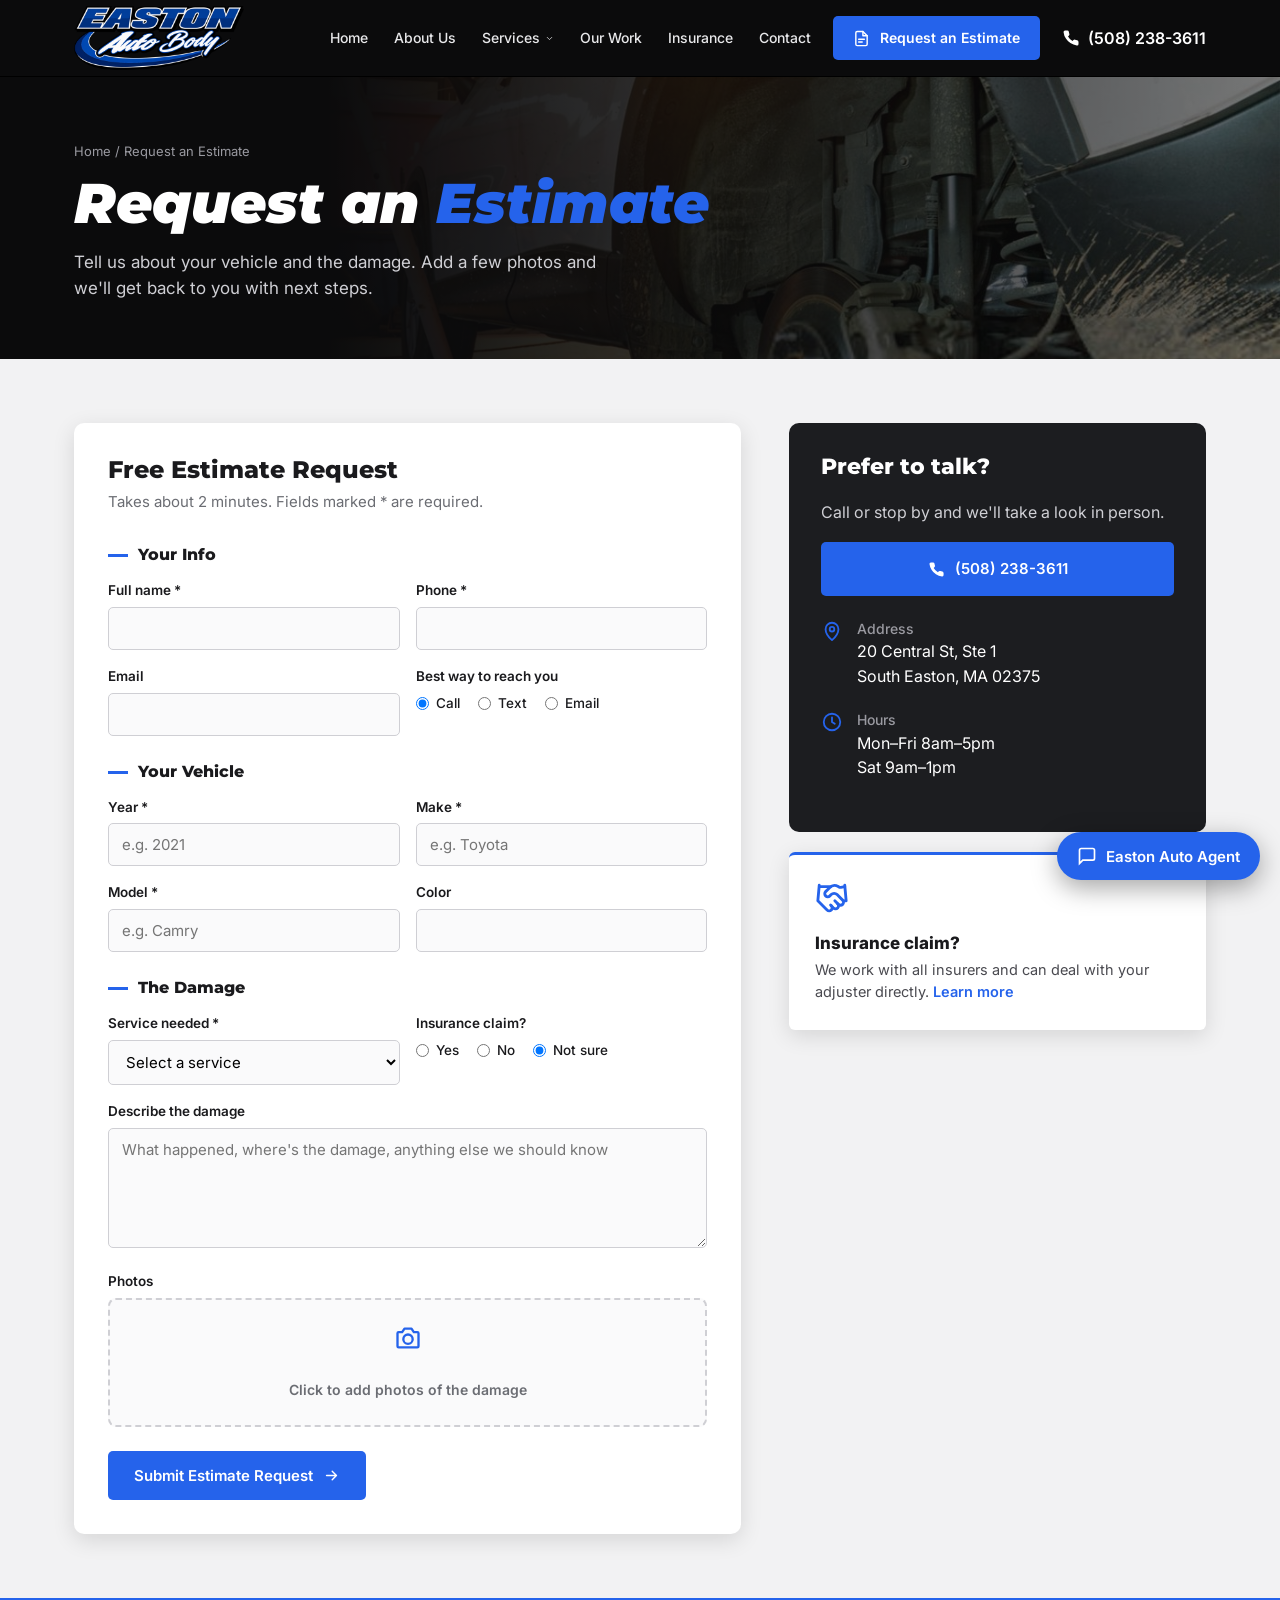
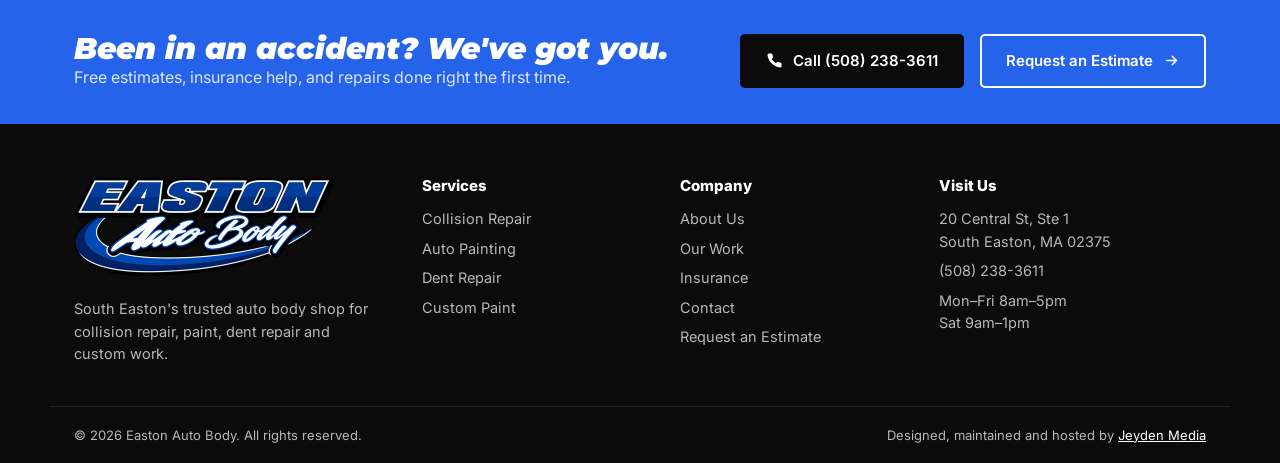
<file: estimate.html>
<!doctype html>
<html lang="en"><head>
<meta charset="utf-8"><meta name="viewport" content="width=device-width,initial-scale=1">
<title>Request an Estimate · Easton Auto Body</title>
<meta name="description" content="Request a free auto body repair estimate from Easton Auto Body in South Easton, MA.">
<link rel="preconnect" href="https://fonts.googleapis.com"><link rel="preconnect" href="https://fonts.gstatic.com" crossorigin>
<link href="https://fonts.googleapis.com/css2?family=Inter:wght@400;500;600;700&family=Montserrat:ital,wght@0,700;0,800;0,900;1,800;1,900&display=swap" rel="stylesheet">
<link rel="icon" href="img/favicon.png?v=202611271520" type="image/png">
<link rel="stylesheet" href="css/style.css?v=202611271520">
</head><body>
<header class="site-header"><div class="wrap nav-bar">
<a class="brand" href="index.html" aria-label="Easton Auto Body home"><img class="brand-logo" src="img/logo-header.png?v=202611271520" alt="Easton Auto Body"></a>
<ul class="nav" id="nav"><li><a class="navlink" href="index.html">Home</a></li><li><a class="navlink" href="about.html">About Us</a></li><li class="has-drop"><a class="navlink" href="services.html">Services <svg class="caret" viewBox="0 0 24 24" fill="none" stroke="currentColor" stroke-width="2" stroke-linecap="round" stroke-linejoin="round" aria-hidden="true"><path d="m6 9 6 6 6-6"/></svg></a><div class="dropdown"><a href="services.html#collision">Collision Repair</a><a href="services.html#painting">Auto Painting</a><a href="services.html#dent">Dent Repair</a><a href="services.html#custom">Custom Paint</a></div></li><li><a class="navlink" href="work.html">Our Work</a></li><li><a class="navlink" href="insurance.html">Insurance</a></li><li><a class="navlink" href="contact.html">Contact</a></li></ul>
<div class="nav-cta"><a class="btn btn-red btn-sm" href="estimate.html"><svg class="" viewBox="0 0 24 24" fill="none" stroke="currentColor" stroke-width="2" stroke-linecap="round" stroke-linejoin="round" aria-hidden="true"><path d="M14 2H6a2 2 0 0 0-2 2v16a2 2 0 0 0 2 2h12a2 2 0 0 0 2-2V8z"/><path d="M14 2v6h6M8 13h8M8 17h5"/></svg> Request an Estimate</a>
<a class="phone-link" href="tel:+15082383611" aria-label="Call (508) 238-3611"><svg class="" viewBox="0 0 24 24" fill="none" stroke="currentColor" stroke-width="2" stroke-linecap="round" stroke-linejoin="round" aria-hidden="true"><path d="M22 16.9v3a2 2 0 0 1-2.2 2 19.8 19.8 0 0 1-8.6-3.1 19.5 19.5 0 0 1-6-6A19.8 19.8 0 0 1 2.1 4.2 2 2 0 0 1 4.1 2h3a2 2 0 0 1 2 1.7c.1 1 .4 1.9.7 2.8a2 2 0 0 1-.5 2.1L8 9.9a16 16 0 0 0 6 6l1.3-1.3a2 2 0 0 1 2.1-.4c.9.3 1.8.6 2.8.7a2 2 0 0 1 1.7 2Z" fill="currentColor" stroke="none"/></svg><span>(508) 238-3611</span></a>
<button class="menu-btn" aria-label="Menu" aria-controls="nav" aria-expanded="false"><svg class="" viewBox="0 0 24 24" fill="none" stroke="currentColor" stroke-width="2" stroke-linecap="round" stroke-linejoin="round" aria-hidden="true"><path d="M3 6h18M3 12h18M3 18h18"/></svg></button></div>
</div></header>
<main>
<section class="page-hero"><div class="bg" style="background-image:url(img/svc-collision.jpg)"><video class="bg-video" autoplay muted loop playsinline preload="metadata" poster="img/svc-collision.jpg" aria-hidden="true"><source src="https://assets.mixkit.co/videos/35577/35577-720.mp4" type="video/mp4"><source src="https://assets.mixkit.co/videos/35577/35577-360.mp4" type="video/mp4"></video></div><div class="wrap">
<div class="crumbs"><a href="index.html">Home</a> / Request an Estimate</div><h1>Request an <em>Estimate</em></h1><p>Tell us about your vehicle and the damage. Add a few photos and we'll get back to you with next steps.</p></div></section>
<section class="section grey"><div class="wrap two-col est-grid">
<div class="form-card"><h2>Free Estimate Request</h2><p>Takes about 2 minutes. Fields marked * are required.</p>
<form data-form="Estimate request"><div class="form-grid">
<fieldset><legend>Your Info</legend>
<div><label for="e-name">Full name *</label><input id="e-name" required></div>
<div><label for="e-phone">Phone *</label><input id="e-phone" type="tel" required></div>
<div><label for="e-email">Email</label><input id="e-email" type="email"></div>
<div><label>Best way to reach you</label><div class="radio-row"><label><input type="radio" name="pref" checked> Call</label><label><input type="radio" name="pref"> Text</label><label><input type="radio" name="pref"> Email</label></div></div>
</fieldset>
<fieldset><legend>Your Vehicle</legend>
<div><label for="e-year">Year *</label><input id="e-year" inputmode="numeric" placeholder="e.g. 2021" required></div>
<div><label for="e-make">Make *</label><input id="e-make" placeholder="e.g. Toyota" required></div>
<div><label for="e-model">Model *</label><input id="e-model" placeholder="e.g. Camry" required></div>
<div><label for="e-color">Color</label><input id="e-color"></div>
</fieldset>
<fieldset><legend>The Damage</legend>
<div><label for="e-svc">Service needed *</label><select id="e-svc" required><option value="">Select a service</option><option value="collision">Collision Repair</option><option value="painting">Auto Painting</option><option value="dent">Dent Repair</option><option value="custom">Custom Paint</option><option value="other">Not sure / Other</option></select></div>
<div><label>Insurance claim?</label><div class="radio-row"><label><input type="radio" name="ins"> Yes</label><label><input type="radio" name="ins"> No</label><label><input type="radio" name="ins" checked> Not sure</label></div></div>
<div class="full" style="grid-column:1/-1"><label for="e-desc">Describe the damage</label><textarea id="e-desc" placeholder="What happened, where's the damage, anything else we should know"></textarea></div>
<div class="full" style="grid-column:1/-1"><label>Photos</label><label class="drop"><svg class="" viewBox="0 0 24 24" fill="none" stroke="currentColor" stroke-width="2" stroke-linecap="round" stroke-linejoin="round" aria-hidden="true"><path d="M4 7h3l2-3h6l2 3h3a1 1 0 0 1 1 1v11a1 1 0 0 1-1 1H4a1 1 0 0 1-1-1V8a1 1 0 0 1 1-1z"/><circle cx="12" cy="13" r="4"/></svg><br>Click to add photos of the damage<input type="file" accept="image/*" multiple></label><div class="file-list"></div></div>
</fieldset>
<div class="full"><button class="btn btn-red" type="submit">Submit Estimate Request <svg class="" viewBox="0 0 24 24" fill="none" stroke="currentColor" stroke-width="2" stroke-linecap="round" stroke-linejoin="round" aria-hidden="true"><path d="M5 12h14M13 6l6 6-6 6"/></svg></button></div></div>
</form>
<div class="form-success"><svg class="" viewBox="0 0 24 24" fill="none" stroke="currentColor" stroke-width="2" stroke-linecap="round" stroke-linejoin="round" aria-hidden="true"><path d="M4 12.5 9.5 18 20 6.5" stroke-width="3"/></svg><h2>Request received!</h2><p>We'll review your info and reach out shortly. Questions in the meantime? Call <a href="tel:+15082383611">(508) 238-3611</a>.</p></div>
</div>
<aside><div class="info-card"><h3>Prefer to talk?</h3><p style="color:#cfcfd4;margin-bottom:18px">Call or stop by and we'll take a look in person.</p>
<a class="btn btn-red" style="width:100%;justify-content:center;margin-bottom:22px" href="tel:+15082383611"><svg class="" viewBox="0 0 24 24" fill="none" stroke="currentColor" stroke-width="2" stroke-linecap="round" stroke-linejoin="round" aria-hidden="true"><path d="M22 16.9v3a2 2 0 0 1-2.2 2 19.8 19.8 0 0 1-8.6-3.1 19.5 19.5 0 0 1-6-6A19.8 19.8 0 0 1 2.1 4.2 2 2 0 0 1 4.1 2h3a2 2 0 0 1 2 1.7c.1 1 .4 1.9.7 2.8a2 2 0 0 1-.5 2.1L8 9.9a16 16 0 0 0 6 6l1.3-1.3a2 2 0 0 1 2.1-.4c.9.3 1.8.6 2.8.7a2 2 0 0 1 1.7 2Z" fill="currentColor" stroke="none"/></svg> (508) 238-3611</a>
<div class="info-row"><svg class="" viewBox="0 0 24 24" fill="none" stroke="currentColor" stroke-width="2" stroke-linecap="round" stroke-linejoin="round" aria-hidden="true"><path d="M12 22s7-6.2 7-12a7 7 0 1 0-14 0c0 5.8 7 12 7 12z"/><circle cx="12" cy="10" r="2.5"/></svg><div><b>Address</b>20 Central St, Ste 1<br>South Easton, MA 02375</div></div>
<div class="info-row"><svg class="" viewBox="0 0 24 24" fill="none" stroke="currentColor" stroke-width="2" stroke-linecap="round" stroke-linejoin="round" aria-hidden="true"><circle cx="12" cy="12" r="9"/><path d="M12 7v5l3 2"/></svg><div><b>Hours</b>Mon–Fri 8am–5pm<br>Sat 9am–1pm</div></div></div>
<div class="value" style="margin-top:20px"><svg class="" viewBox="0 0 24 24" fill="none" stroke="currentColor" stroke-width="2" stroke-linecap="round" stroke-linejoin="round" aria-hidden="true"><path d="m11 17 2 2a1 1 0 1 0 3-3"/><path d="m14 14 2.5 2.5a1 1 0 1 0 3-3l-3.9-3.9a3 3 0 0 0-4.2 0l-.9.9a1 1 0 1 1-3-3l2.8-2.8a5 5 0 0 1 6.1-.8l.5.3a2 2 0 0 0 1.4.3L21 4"/><path d="m21 3 1 11h-2M3 3 2 14l6.5 6.5a1 1 0 1 0 3-3M3 4h8"/></svg><h3>Insurance claim?</h3><p>We work with all insurers and can deal with your adjuster directly. <a href="insurance.html" style="color:var(--red);font-weight:600">Learn more</a></p></div>
</aside></div></section>
<script>(function(){var s=new URLSearchParams(location.search).get('service');if(s){var el=document.getElementById('e-svc');if(el)el.value=s;}})();</script>
</main>
<section class="cta-band"><div class="wrap">
<div><h2>Been in an accident? We've got you.</h2><p>Free estimates, insurance help, and repairs done right the first time.</p></div>
<div class="btn-row"><a class="btn btn-dark" href="tel:+15082383611"><svg class="" viewBox="0 0 24 24" fill="none" stroke="currentColor" stroke-width="2" stroke-linecap="round" stroke-linejoin="round" aria-hidden="true"><path d="M22 16.9v3a2 2 0 0 1-2.2 2 19.8 19.8 0 0 1-8.6-3.1 19.5 19.5 0 0 1-6-6A19.8 19.8 0 0 1 2.1 4.2 2 2 0 0 1 4.1 2h3a2 2 0 0 1 2 1.7c.1 1 .4 1.9.7 2.8a2 2 0 0 1-.5 2.1L8 9.9a16 16 0 0 0 6 6l1.3-1.3a2 2 0 0 1 2.1-.4c.9.3 1.8.6 2.8.7a2 2 0 0 1 1.7 2Z" fill="currentColor" stroke="none"/></svg> Call (508) 238-3611</a><a class="btn btn-ghost" href="estimate.html">Request an Estimate <svg class="" viewBox="0 0 24 24" fill="none" stroke="currentColor" stroke-width="2" stroke-linecap="round" stroke-linejoin="round" aria-hidden="true"><path d="M5 12h14M13 6l6 6-6 6"/></svg></a></div>
</div></section>
<footer class="site-footer">
<div class="wrap foot-grid">
<div class="foot-about"><a class="brand" href="index.html" aria-label="Easton Auto Body home"><img class="brand-logo-full" src="img/logo-footer.png?v=202611271520" alt="Easton Auto Body: We don't just repair. We renew."></a><p>South Easton's trusted auto body shop for collision repair, paint, dent repair and custom work.</p></div>
<div><h4>Services</h4><ul><li><a href="services.html#collision">Collision Repair</a></li><li><a href="services.html#painting">Auto Painting</a></li><li><a href="services.html#dent">Dent Repair</a></li><li><a href="services.html#custom">Custom Paint</a></li></ul></div>
<div><h4>Company</h4><ul><li><a href="about.html">About Us</a></li><li><a href="work.html">Our Work</a></li><li><a href="insurance.html">Insurance</a></li><li><a href="contact.html">Contact</a></li><li><a href="estimate.html">Request an Estimate</a></li></ul></div>
<div><h4>Visit Us</h4><ul><li>20 Central St, Ste 1<br>South Easton, MA 02375</li><li><a href="tel:+15082383611">(508) 238-3611</a></li><li>Mon–Fri 8am–5pm<br>Sat 9am–1pm</li></ul></div>
</div>
<div class="wrap foot-bottom"><span>© <span id="yr">2026</span> Easton Auto Body. All rights reserved.</span><span>Designed, maintained and hosted by <a href="https://jeydenmedia.com" target="_blank" rel="noopener" style="color:#fff;text-decoration:underline">Jeyden Media</a></span></div>
</footer>
<script src="js/main.js?v=202611250805"></script>
<script src="js/send.js?v=202611240320"></script>
<script src="js/intake.js?v=202611271540"></script>
</body></html>
</file>
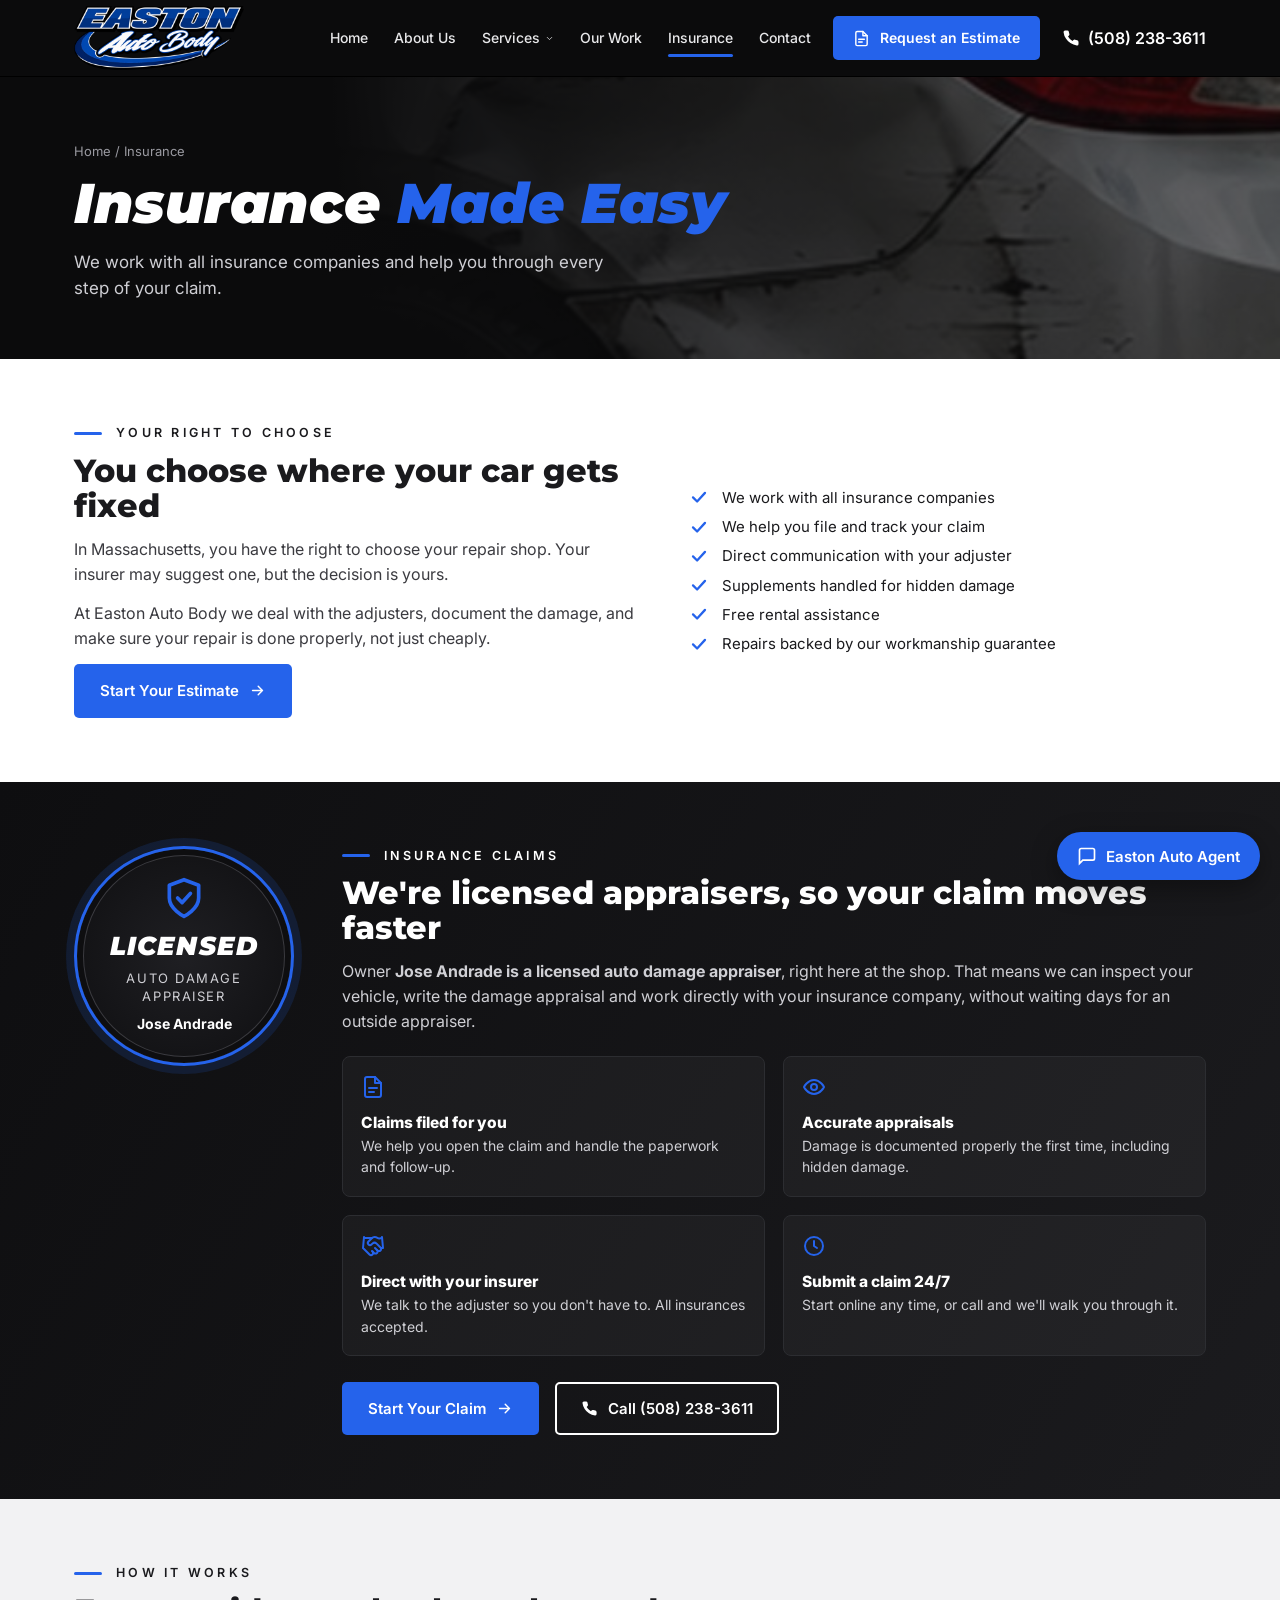
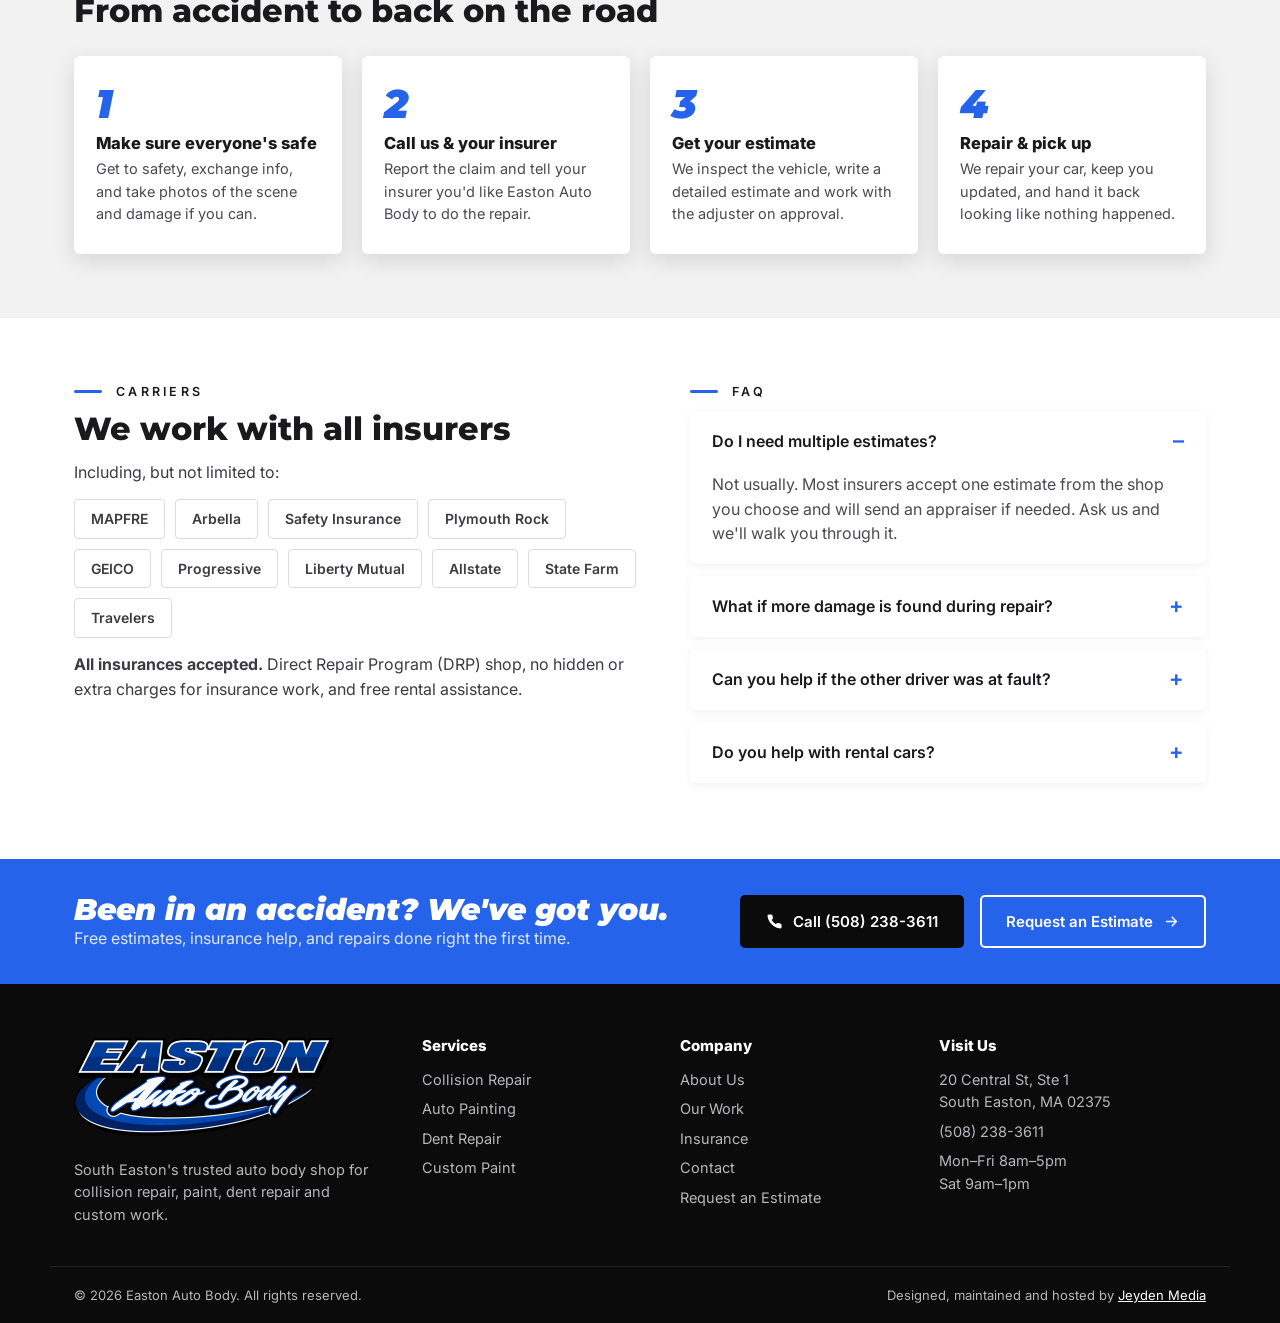
<file: insurance.html>
<!doctype html>
<html lang="en"><head>
<meta charset="utf-8"><meta name="viewport" content="width=device-width,initial-scale=1">
<title>Insurance · Easton Auto Body</title>
<meta name="description" content="Insurance claim help for collision repair in South Easton, MA. We work with all insurers.">
<link rel="preconnect" href="https://fonts.googleapis.com"><link rel="preconnect" href="https://fonts.gstatic.com" crossorigin>
<link href="https://fonts.googleapis.com/css2?family=Inter:wght@400;500;600;700&family=Montserrat:ital,wght@0,700;0,800;0,900;1,800;1,900&display=swap" rel="stylesheet">
<link rel="icon" href="img/favicon.png?v=202611271520" type="image/png">
<link rel="stylesheet" href="css/style.css?v=202611271520">
</head><body>
<header class="site-header"><div class="wrap nav-bar">
<a class="brand" href="index.html" aria-label="Easton Auto Body home"><img class="brand-logo" src="img/logo-header.png?v=202611271520" alt="Easton Auto Body"></a>
<ul class="nav" id="nav"><li><a class="navlink" href="index.html">Home</a></li><li><a class="navlink" href="about.html">About Us</a></li><li class="has-drop"><a class="navlink" href="services.html">Services <svg class="caret" viewBox="0 0 24 24" fill="none" stroke="currentColor" stroke-width="2" stroke-linecap="round" stroke-linejoin="round" aria-hidden="true"><path d="m6 9 6 6 6-6"/></svg></a><div class="dropdown"><a href="services.html#collision">Collision Repair</a><a href="services.html#painting">Auto Painting</a><a href="services.html#dent">Dent Repair</a><a href="services.html#custom">Custom Paint</a></div></li><li><a class="navlink" href="work.html">Our Work</a></li><li><a class="navlink active" href="insurance.html">Insurance</a></li><li><a class="navlink" href="contact.html">Contact</a></li></ul>
<div class="nav-cta"><a class="btn btn-red btn-sm" href="estimate.html"><svg class="" viewBox="0 0 24 24" fill="none" stroke="currentColor" stroke-width="2" stroke-linecap="round" stroke-linejoin="round" aria-hidden="true"><path d="M14 2H6a2 2 0 0 0-2 2v16a2 2 0 0 0 2 2h12a2 2 0 0 0 2-2V8z"/><path d="M14 2v6h6M8 13h8M8 17h5"/></svg> Request an Estimate</a>
<a class="phone-link" href="tel:+15082383611" aria-label="Call (508) 238-3611"><svg class="" viewBox="0 0 24 24" fill="none" stroke="currentColor" stroke-width="2" stroke-linecap="round" stroke-linejoin="round" aria-hidden="true"><path d="M22 16.9v3a2 2 0 0 1-2.2 2 19.8 19.8 0 0 1-8.6-3.1 19.5 19.5 0 0 1-6-6A19.8 19.8 0 0 1 2.1 4.2 2 2 0 0 1 4.1 2h3a2 2 0 0 1 2 1.7c.1 1 .4 1.9.7 2.8a2 2 0 0 1-.5 2.1L8 9.9a16 16 0 0 0 6 6l1.3-1.3a2 2 0 0 1 2.1-.4c.9.3 1.8.6 2.8.7a2 2 0 0 1 1.7 2Z" fill="currentColor" stroke="none"/></svg><span>(508) 238-3611</span></a>
<button class="menu-btn" aria-label="Menu" aria-controls="nav" aria-expanded="false"><svg class="" viewBox="0 0 24 24" fill="none" stroke="currentColor" stroke-width="2" stroke-linecap="round" stroke-linejoin="round" aria-hidden="true"><path d="M3 6h18M3 12h18M3 18h18"/></svg></button></div>
</div></header>
<main>
<section class="page-hero"><div class="bg" style="background-image:url(img/before.jpg)"><video class="bg-video" autoplay muted loop playsinline preload="metadata" poster="img/before.jpg" aria-hidden="true"><source src="https://assets.mixkit.co/videos/48743/48743-720.mp4" type="video/mp4"><source src="https://assets.mixkit.co/videos/48743/48743-360.mp4" type="video/mp4"></video></div><div class="wrap">
<div class="crumbs"><a href="index.html">Home</a> / Insurance</div><h1>Insurance <em>Made Easy</em></h1><p>We work with all insurance companies and help you through every step of your claim.</p></div></section>
<section class="section"><div class="wrap two-col">
<div class="prose reveal"><div class="eyebrow">Your Right to Choose</div><h2>You choose where your car gets fixed</h2>
<p>In Massachusetts, you have the right to choose your repair shop. Your insurer may suggest one, but the decision is yours.</p>
<p>At Easton Auto Body we deal with the adjusters, document the damage, and make sure your repair is done properly, not just cheaply.</p>
<a class="btn btn-red" href="estimate.html">Start Your Estimate <svg class="" viewBox="0 0 24 24" fill="none" stroke="currentColor" stroke-width="2" stroke-linecap="round" stroke-linejoin="round" aria-hidden="true"><path d="M5 12h14M13 6l6 6-6 6"/></svg></a></div>
<div class="reveal"><ul class="checks"><li><svg class="" viewBox="0 0 24 24" fill="none" stroke="currentColor" stroke-width="2" stroke-linecap="round" stroke-linejoin="round" aria-hidden="true"><path d="M4 12.5 9.5 18 20 6.5" stroke-width="3"/></svg>We work with all insurance companies</li><li><svg class="" viewBox="0 0 24 24" fill="none" stroke="currentColor" stroke-width="2" stroke-linecap="round" stroke-linejoin="round" aria-hidden="true"><path d="M4 12.5 9.5 18 20 6.5" stroke-width="3"/></svg>We help you file and track your claim</li><li><svg class="" viewBox="0 0 24 24" fill="none" stroke="currentColor" stroke-width="2" stroke-linecap="round" stroke-linejoin="round" aria-hidden="true"><path d="M4 12.5 9.5 18 20 6.5" stroke-width="3"/></svg>Direct communication with your adjuster</li><li><svg class="" viewBox="0 0 24 24" fill="none" stroke="currentColor" stroke-width="2" stroke-linecap="round" stroke-linejoin="round" aria-hidden="true"><path d="M4 12.5 9.5 18 20 6.5" stroke-width="3"/></svg>Supplements handled for hidden damage</li><li><svg class="" viewBox="0 0 24 24" fill="none" stroke="currentColor" stroke-width="2" stroke-linecap="round" stroke-linejoin="round" aria-hidden="true"><path d="M4 12.5 9.5 18 20 6.5" stroke-width="3"/></svg>Free rental assistance</li><li><svg class="" viewBox="0 0 24 24" fill="none" stroke="currentColor" stroke-width="2" stroke-linecap="round" stroke-linejoin="round" aria-hidden="true"><path d="M4 12.5 9.5 18 20 6.5" stroke-width="3"/></svg>Repairs backed by our workmanship guarantee</li></ul></div>
</div></section>
<section class="section dark" id="claims"><div class="wrap">
<div class="appraiser">
<div class="badge-seal reveal"><svg class="" viewBox="0 0 24 24" fill="none" stroke="currentColor" stroke-width="2" stroke-linecap="round" stroke-linejoin="round" aria-hidden="true"><path d="M12 22s8-4 8-10V5l-8-3-8 3v7c0 6 8 10 8 10z"/><path d="m8.5 12 2.5 2.5 4.5-5"/></svg><b>LICENSED</b><span>Auto Damage<br>Appraiser</span><em>Jose Andrade</em></div>
<div class="prose reveal"><div class="eyebrow">Insurance Claims</div><h2>We're licensed appraisers, so your claim moves faster</h2>
<p>Owner <strong>Jose Andrade is a licensed auto damage appraiser</strong>, right here at the shop. That means we can inspect your vehicle, write the damage appraisal and work directly with your insurance company, without waiting days for an outside appraiser.</p>
<div class="claim-grid">
<div><svg class="" viewBox="0 0 24 24" fill="none" stroke="currentColor" stroke-width="2" stroke-linecap="round" stroke-linejoin="round" aria-hidden="true"><path d="M14 2H6a2 2 0 0 0-2 2v16a2 2 0 0 0 2 2h12a2 2 0 0 0 2-2V8z"/><path d="M14 2v6h6M8 13h8M8 17h5"/></svg><h3>Claims filed for you</h3><p>We help you open the claim and handle the paperwork and follow-up.</p></div>
<div><svg class="" viewBox="0 0 24 24" fill="none" stroke="currentColor" stroke-width="2" stroke-linecap="round" stroke-linejoin="round" aria-hidden="true"><path d="M2 12s3.5-7 10-7 10 7 10 7-3.5 7-10 7S2 12 2 12z"/><circle cx="12" cy="12" r="3"/></svg><h3>Accurate appraisals</h3><p>Damage is documented properly the first time, including hidden damage.</p></div>
<div><svg class="" viewBox="0 0 24 24" fill="none" stroke="currentColor" stroke-width="2" stroke-linecap="round" stroke-linejoin="round" aria-hidden="true"><path d="m11 17 2 2a1 1 0 1 0 3-3"/><path d="m14 14 2.5 2.5a1 1 0 1 0 3-3l-3.9-3.9a3 3 0 0 0-4.2 0l-.9.9a1 1 0 1 1-3-3l2.8-2.8a5 5 0 0 1 6.1-.8l.5.3a2 2 0 0 0 1.4.3L21 4"/><path d="m21 3 1 11h-2M3 3 2 14l6.5 6.5a1 1 0 1 0 3-3M3 4h8"/></svg><h3>Direct with your insurer</h3><p>We talk to the adjuster so you don't have to. All insurances accepted.</p></div>
<div><svg class="" viewBox="0 0 24 24" fill="none" stroke="currentColor" stroke-width="2" stroke-linecap="round" stroke-linejoin="round" aria-hidden="true"><circle cx="12" cy="12" r="9"/><path d="M12 7v5l3 2"/></svg><h3>Submit a claim 24/7</h3><p>Start online any time, or call and we'll walk you through it.</p></div>
</div>
<div class="btn-row" style="margin-top:26px"><a class="btn btn-red" href="estimate.html" data-intake="insurance">Start Your Claim <svg class="" viewBox="0 0 24 24" fill="none" stroke="currentColor" stroke-width="2" stroke-linecap="round" stroke-linejoin="round" aria-hidden="true"><path d="M5 12h14M13 6l6 6-6 6"/></svg></a><a class="btn btn-ghost" href="tel:+15082383611"><svg class="" viewBox="0 0 24 24" fill="none" stroke="currentColor" stroke-width="2" stroke-linecap="round" stroke-linejoin="round" aria-hidden="true"><path d="M22 16.9v3a2 2 0 0 1-2.2 2 19.8 19.8 0 0 1-8.6-3.1 19.5 19.5 0 0 1-6-6A19.8 19.8 0 0 1 2.1 4.2 2 2 0 0 1 4.1 2h3a2 2 0 0 1 2 1.7c.1 1 .4 1.9.7 2.8a2 2 0 0 1-.5 2.1L8 9.9a16 16 0 0 0 6 6l1.3-1.3a2 2 0 0 1 2.1-.4c.9.3 1.8.6 2.8.7a2 2 0 0 1 1.7 2Z" fill="currentColor" stroke="none"/></svg> Call (508) 238-3611</a></div>
</div></div></div></section>
<section class="section grey"><div class="wrap">
<div class="eyebrow">How It Works</div><h2 class="section-title">From accident to back on the road</h2>
<div class="steps">
<div class="step reveal"><h3>Make sure everyone's safe</h3><p>Get to safety, exchange info, and take photos of the scene and damage if you can.</p></div>
<div class="step reveal"><h3>Call us &amp; your insurer</h3><p>Report the claim and tell your insurer you'd like Easton Auto Body to do the repair.</p></div>
<div class="step reveal"><h3>Get your estimate</h3><p>We inspect the vehicle, write a detailed estimate and work with the adjuster on approval.</p></div>
<div class="step reveal"><h3>Repair &amp; pick up</h3><p>We repair your car, keep you updated, and hand it back looking like nothing happened.</p></div>
</div></div></section>
<section class="section"><div class="wrap two-col" style="align-items:start">
<div class="prose"><div class="eyebrow">Carriers</div><h2>We work with all insurers</h2><p>Including, but not limited to:</p>
<div class="carriers"><span>MAPFRE</span><span>Arbella</span><span>Safety Insurance</span><span>Plymouth Rock</span><span>GEICO</span><span>Progressive</span><span>Liberty Mutual</span><span>Allstate</span><span>State Farm</span><span>Travelers</span></div>
<p style="margin-top:14px"><strong>All insurances accepted.</strong> Direct Repair Program (DRP) shop, no hidden or extra charges for insurance work, and free rental assistance.</p></div>
<div class="faq"><div class="eyebrow">FAQ</div>
<details open><summary>Do I need multiple estimates?</summary><p>Not usually. Most insurers accept one estimate from the shop you choose and will send an appraiser if needed. Ask us and we'll walk you through it.</p></details>
<details><summary>What if more damage is found during repair?</summary><p>It's common. We document the hidden damage and submit a supplement to your insurer, so you're not left covering it.</p></details>
<details><summary>Can you help if the other driver was at fault?</summary><p>Yes. We can work with the other party's insurer directly on your behalf.</p></details>
<details><summary>Do you help with rental cars?</summary><p>We can help coordinate a rental through your policy or the at-fault party's insurer.</p></details>
</div></div></section>
</main>
<section class="cta-band"><div class="wrap">
<div><h2>Been in an accident? We've got you.</h2><p>Free estimates, insurance help, and repairs done right the first time.</p></div>
<div class="btn-row"><a class="btn btn-dark" href="tel:+15082383611"><svg class="" viewBox="0 0 24 24" fill="none" stroke="currentColor" stroke-width="2" stroke-linecap="round" stroke-linejoin="round" aria-hidden="true"><path d="M22 16.9v3a2 2 0 0 1-2.2 2 19.8 19.8 0 0 1-8.6-3.1 19.5 19.5 0 0 1-6-6A19.8 19.8 0 0 1 2.1 4.2 2 2 0 0 1 4.1 2h3a2 2 0 0 1 2 1.7c.1 1 .4 1.9.7 2.8a2 2 0 0 1-.5 2.1L8 9.9a16 16 0 0 0 6 6l1.3-1.3a2 2 0 0 1 2.1-.4c.9.3 1.8.6 2.8.7a2 2 0 0 1 1.7 2Z" fill="currentColor" stroke="none"/></svg> Call (508) 238-3611</a><a class="btn btn-ghost" href="estimate.html">Request an Estimate <svg class="" viewBox="0 0 24 24" fill="none" stroke="currentColor" stroke-width="2" stroke-linecap="round" stroke-linejoin="round" aria-hidden="true"><path d="M5 12h14M13 6l6 6-6 6"/></svg></a></div>
</div></section>
<footer class="site-footer">
<div class="wrap foot-grid">
<div class="foot-about"><a class="brand" href="index.html" aria-label="Easton Auto Body home"><img class="brand-logo-full" src="img/logo-footer.png?v=202611271520" alt="Easton Auto Body: We don't just repair. We renew."></a><p>South Easton's trusted auto body shop for collision repair, paint, dent repair and custom work.</p></div>
<div><h4>Services</h4><ul><li><a href="services.html#collision">Collision Repair</a></li><li><a href="services.html#painting">Auto Painting</a></li><li><a href="services.html#dent">Dent Repair</a></li><li><a href="services.html#custom">Custom Paint</a></li></ul></div>
<div><h4>Company</h4><ul><li><a href="about.html">About Us</a></li><li><a href="work.html">Our Work</a></li><li><a href="insurance.html">Insurance</a></li><li><a href="contact.html">Contact</a></li><li><a href="estimate.html">Request an Estimate</a></li></ul></div>
<div><h4>Visit Us</h4><ul><li>20 Central St, Ste 1<br>South Easton, MA 02375</li><li><a href="tel:+15082383611">(508) 238-3611</a></li><li>Mon–Fri 8am–5pm<br>Sat 9am–1pm</li></ul></div>
</div>
<div class="wrap foot-bottom"><span>© <span id="yr">2026</span> Easton Auto Body. All rights reserved.</span><span>Designed, maintained and hosted by <a href="https://jeydenmedia.com" target="_blank" rel="noopener" style="color:#fff;text-decoration:underline">Jeyden Media</a></span></div>
</footer>
<script src="js/main.js?v=202611250805"></script>
<script src="js/send.js?v=202611240320"></script>
<script src="js/intake.js?v=202611271540"></script>
</body></html>
</file>
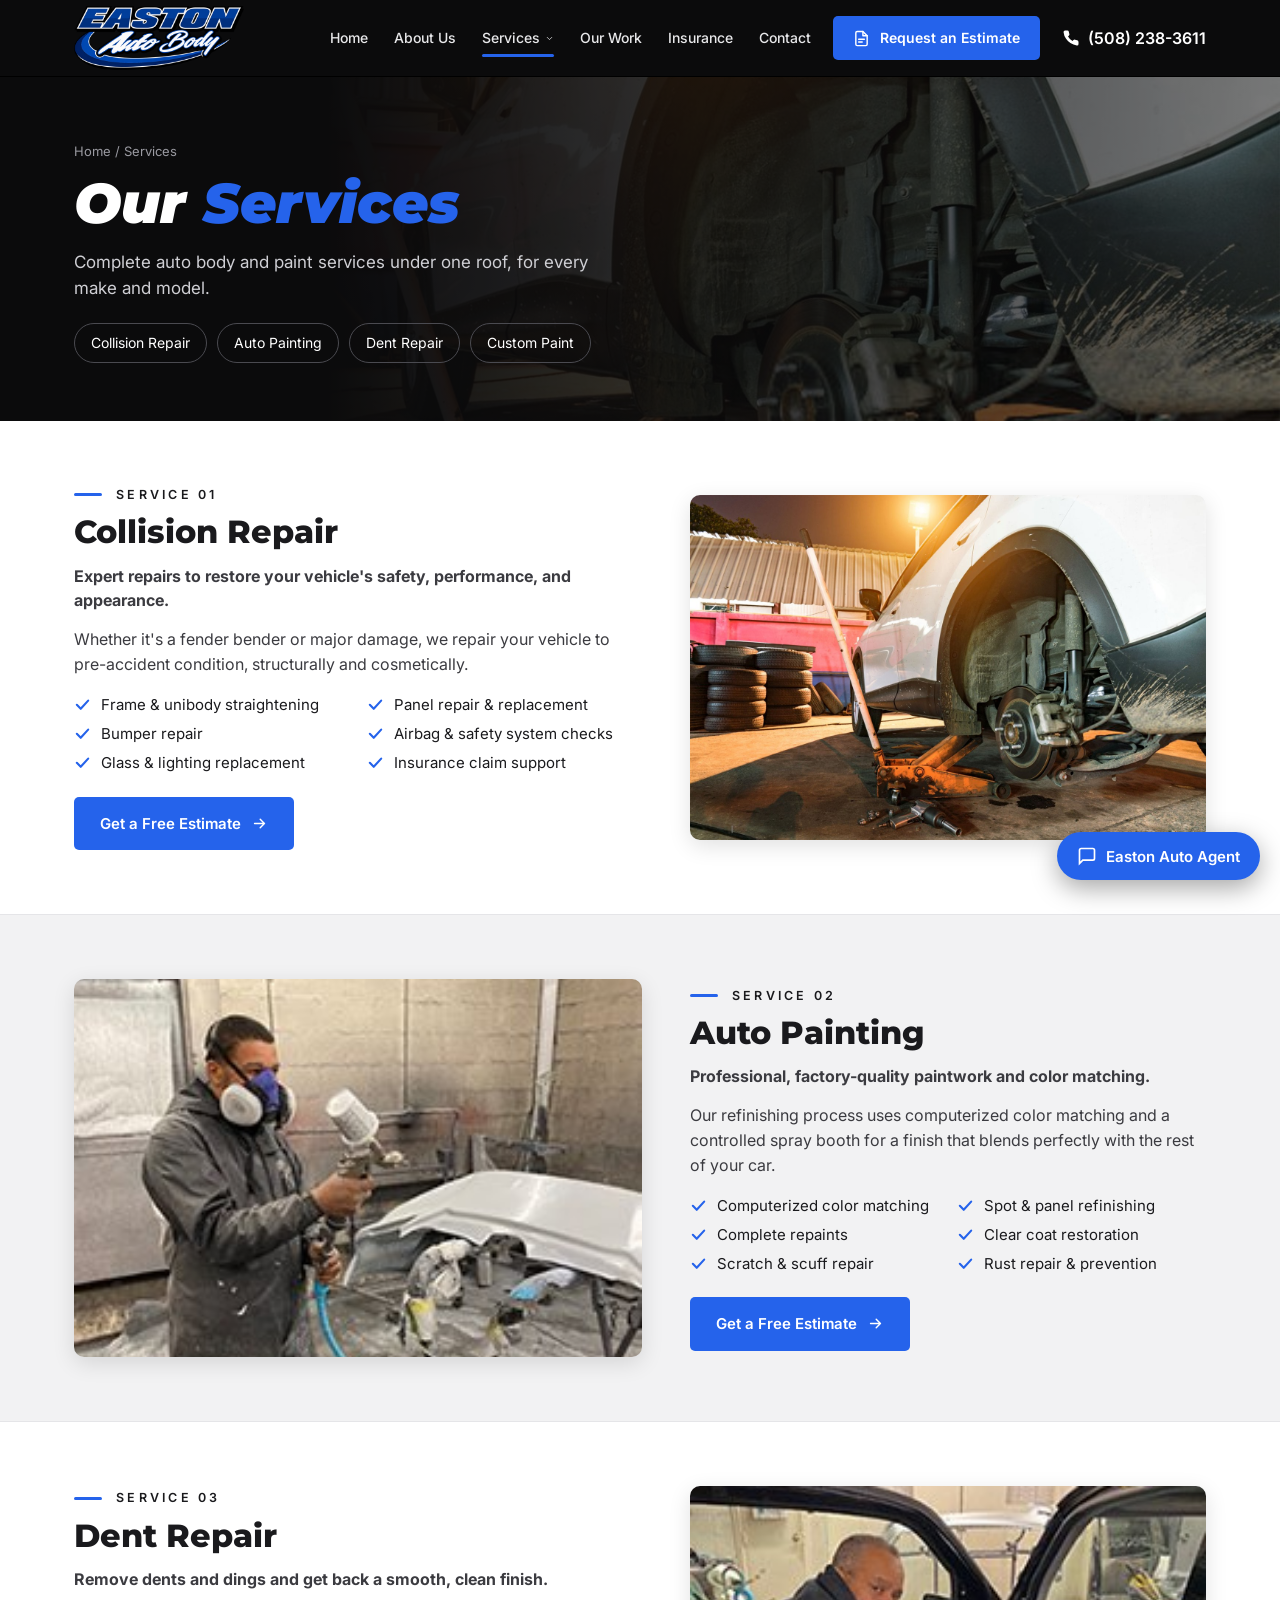
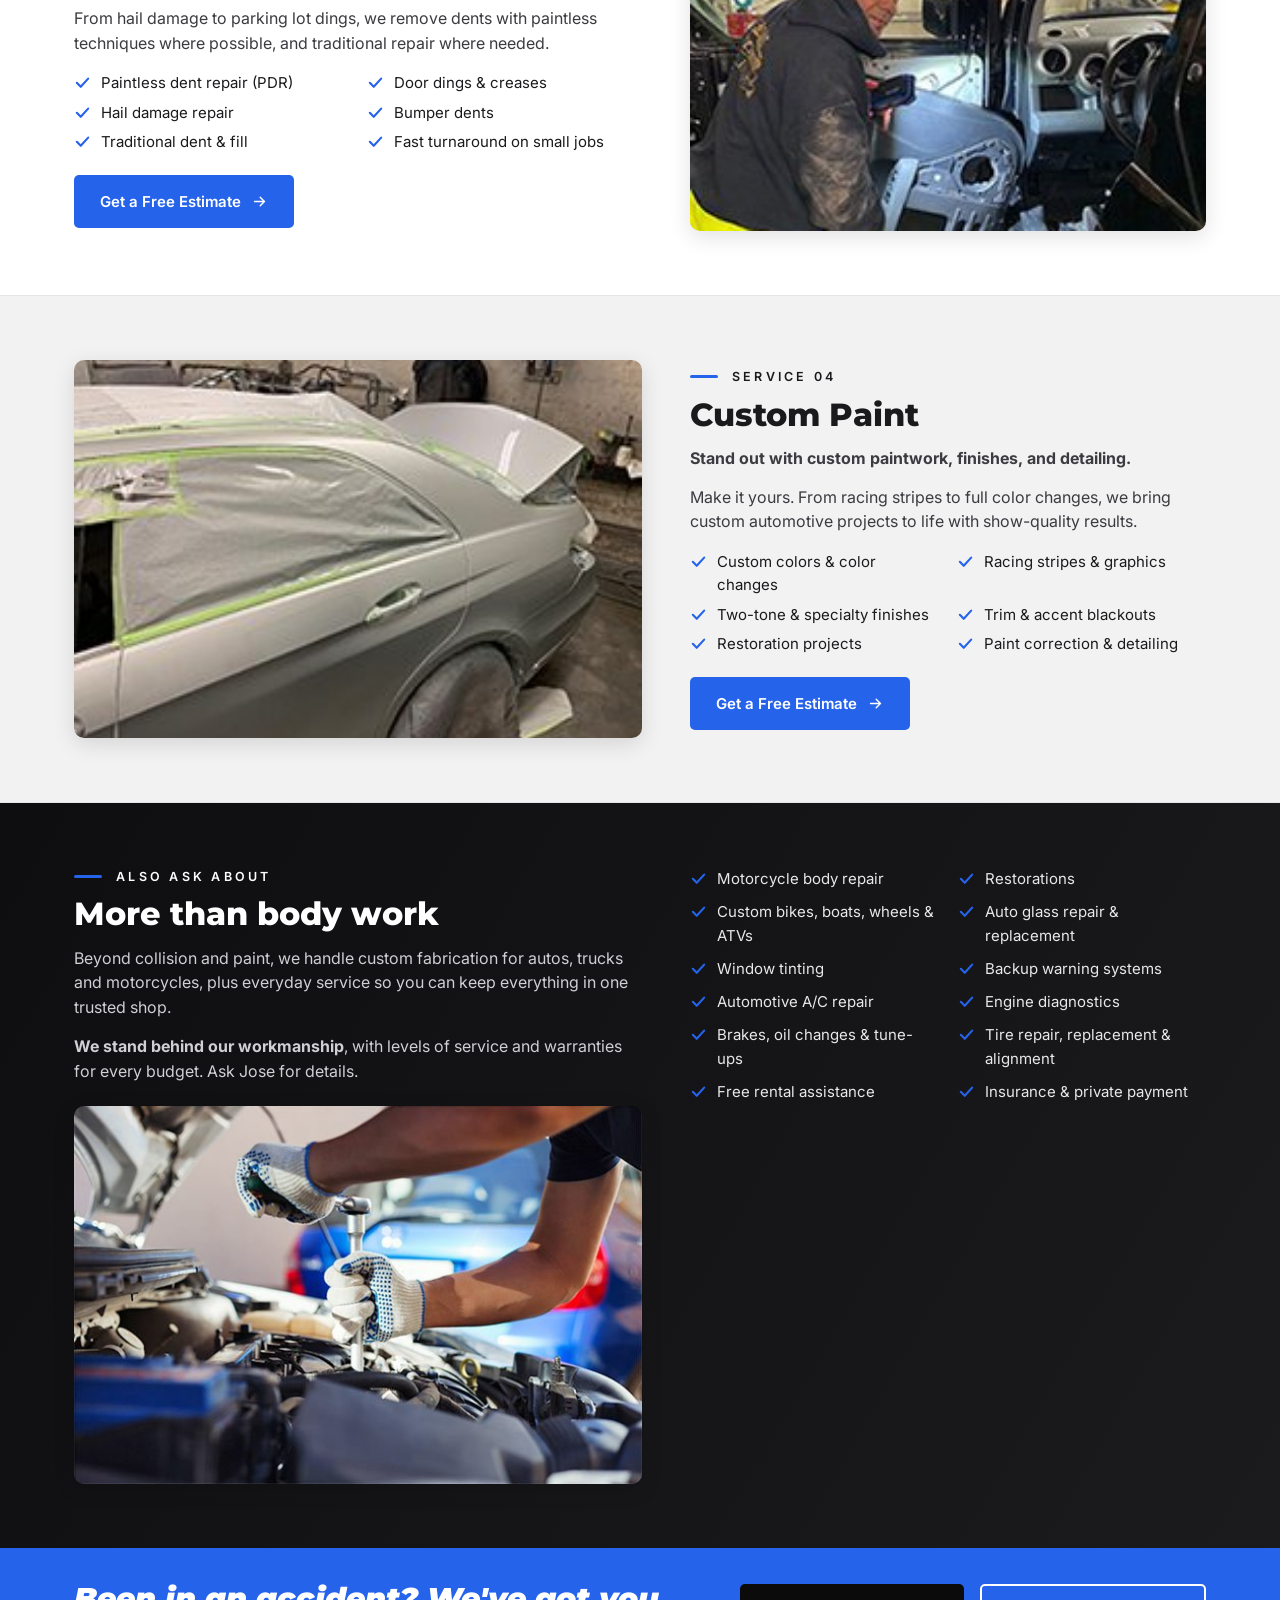
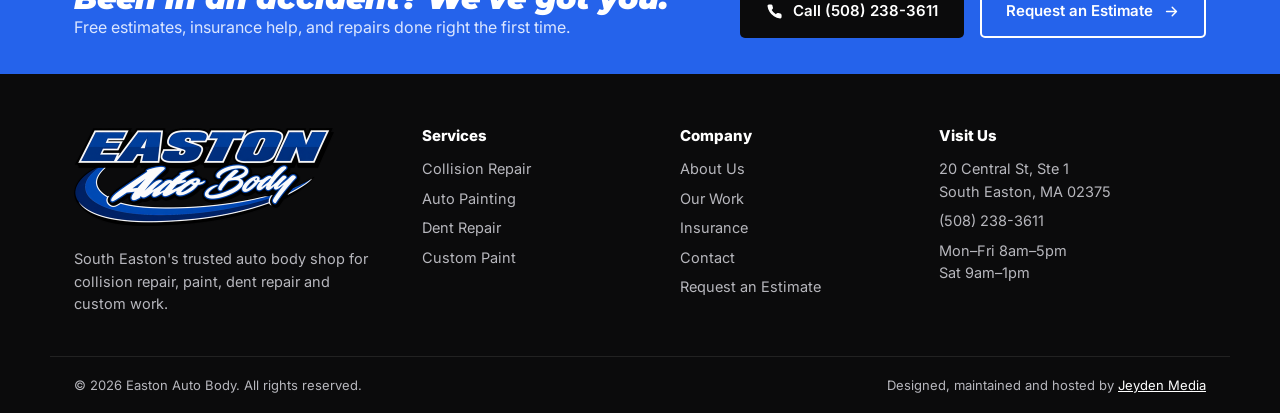
<file: services.html>
<!doctype html>
<html lang="en"><head>
<meta charset="utf-8"><meta name="viewport" content="width=device-width,initial-scale=1">
<title>Services · Easton Auto Body</title>
<meta name="description" content="Collision repair, auto painting, dent repair and custom paint in South Easton, MA.">
<link rel="preconnect" href="https://fonts.googleapis.com"><link rel="preconnect" href="https://fonts.gstatic.com" crossorigin>
<link href="https://fonts.googleapis.com/css2?family=Inter:wght@400;500;600;700&family=Montserrat:ital,wght@0,700;0,800;0,900;1,800;1,900&display=swap" rel="stylesheet">
<link rel="icon" href="img/favicon.png?v=202611271520" type="image/png">
<link rel="stylesheet" href="css/style.css?v=202611271520">
</head><body>
<header class="site-header"><div class="wrap nav-bar">
<a class="brand" href="index.html" aria-label="Easton Auto Body home"><img class="brand-logo" src="img/logo-header.png?v=202611271520" alt="Easton Auto Body"></a>
<ul class="nav" id="nav"><li><a class="navlink" href="index.html">Home</a></li><li><a class="navlink" href="about.html">About Us</a></li><li class="has-drop"><a class="navlink active" href="services.html">Services <svg class="caret" viewBox="0 0 24 24" fill="none" stroke="currentColor" stroke-width="2" stroke-linecap="round" stroke-linejoin="round" aria-hidden="true"><path d="m6 9 6 6 6-6"/></svg></a><div class="dropdown"><a href="services.html#collision">Collision Repair</a><a href="services.html#painting">Auto Painting</a><a href="services.html#dent">Dent Repair</a><a href="services.html#custom">Custom Paint</a></div></li><li><a class="navlink" href="work.html">Our Work</a></li><li><a class="navlink" href="insurance.html">Insurance</a></li><li><a class="navlink" href="contact.html">Contact</a></li></ul>
<div class="nav-cta"><a class="btn btn-red btn-sm" href="estimate.html"><svg class="" viewBox="0 0 24 24" fill="none" stroke="currentColor" stroke-width="2" stroke-linecap="round" stroke-linejoin="round" aria-hidden="true"><path d="M14 2H6a2 2 0 0 0-2 2v16a2 2 0 0 0 2 2h12a2 2 0 0 0 2-2V8z"/><path d="M14 2v6h6M8 13h8M8 17h5"/></svg> Request an Estimate</a>
<a class="phone-link" href="tel:+15082383611" aria-label="Call (508) 238-3611"><svg class="" viewBox="0 0 24 24" fill="none" stroke="currentColor" stroke-width="2" stroke-linecap="round" stroke-linejoin="round" aria-hidden="true"><path d="M22 16.9v3a2 2 0 0 1-2.2 2 19.8 19.8 0 0 1-8.6-3.1 19.5 19.5 0 0 1-6-6A19.8 19.8 0 0 1 2.1 4.2 2 2 0 0 1 4.1 2h3a2 2 0 0 1 2 1.7c.1 1 .4 1.9.7 2.8a2 2 0 0 1-.5 2.1L8 9.9a16 16 0 0 0 6 6l1.3-1.3a2 2 0 0 1 2.1-.4c.9.3 1.8.6 2.8.7a2 2 0 0 1 1.7 2Z" fill="currentColor" stroke="none"/></svg><span>(508) 238-3611</span></a>
<button class="menu-btn" aria-label="Menu" aria-controls="nav" aria-expanded="false"><svg class="" viewBox="0 0 24 24" fill="none" stroke="currentColor" stroke-width="2" stroke-linecap="round" stroke-linejoin="round" aria-hidden="true"><path d="M3 6h18M3 12h18M3 18h18"/></svg></button></div>
</div></header>
<main>
<section class="page-hero"><div class="bg" style="background-image:url(img/svc-collision.jpg)"><video class="bg-video" autoplay muted loop playsinline preload="metadata" poster="img/svc-collision.jpg" aria-hidden="true"><source src="https://assets.mixkit.co/videos/4716/4716-720.mp4" type="video/mp4"><source src="https://assets.mixkit.co/videos/4716/4716-360.mp4" type="video/mp4"></video></div><div class="wrap">
<div class="crumbs"><a href="index.html">Home</a> / Services</div><h1>Our <em>Services</em></h1><p>Complete auto body and paint services under one roof, for every make and model.</p><div class="jump"><a href="#collision">Collision Repair</a><a href="#painting">Auto Painting</a><a href="#dent">Dent Repair</a><a href="#custom">Custom Paint</a></div></div></section><div><section class="svc-detail" id="collision"><div class="wrap two-col">
<div class="prose reveal"><div class="eyebrow">Service 01</div><h2>Collision Repair</h2><p><strong>Expert repairs to restore your vehicle's safety, performance, and appearance.</strong></p><p>Whether it's a fender bender or major damage, we repair your vehicle to pre-accident condition, structurally and cosmetically.</p>
<ul><li><svg class="" viewBox="0 0 24 24" fill="none" stroke="currentColor" stroke-width="2" stroke-linecap="round" stroke-linejoin="round" aria-hidden="true"><path d="M4 12.5 9.5 18 20 6.5" stroke-width="3"/></svg>Frame & unibody straightening</li><li><svg class="" viewBox="0 0 24 24" fill="none" stroke="currentColor" stroke-width="2" stroke-linecap="round" stroke-linejoin="round" aria-hidden="true"><path d="M4 12.5 9.5 18 20 6.5" stroke-width="3"/></svg>Panel repair & replacement</li><li><svg class="" viewBox="0 0 24 24" fill="none" stroke="currentColor" stroke-width="2" stroke-linecap="round" stroke-linejoin="round" aria-hidden="true"><path d="M4 12.5 9.5 18 20 6.5" stroke-width="3"/></svg>Bumper repair</li><li><svg class="" viewBox="0 0 24 24" fill="none" stroke="currentColor" stroke-width="2" stroke-linecap="round" stroke-linejoin="round" aria-hidden="true"><path d="M4 12.5 9.5 18 20 6.5" stroke-width="3"/></svg>Airbag & safety system checks</li><li><svg class="" viewBox="0 0 24 24" fill="none" stroke="currentColor" stroke-width="2" stroke-linecap="round" stroke-linejoin="round" aria-hidden="true"><path d="M4 12.5 9.5 18 20 6.5" stroke-width="3"/></svg>Glass & lighting replacement</li><li><svg class="" viewBox="0 0 24 24" fill="none" stroke="currentColor" stroke-width="2" stroke-linecap="round" stroke-linejoin="round" aria-hidden="true"><path d="M4 12.5 9.5 18 20 6.5" stroke-width="3"/></svg>Insurance claim support</li></ul>
<a class="btn btn-red" href="estimate.html?service=collision">Get a Free Estimate <svg class="" viewBox="0 0 24 24" fill="none" stroke="currentColor" stroke-width="2" stroke-linecap="round" stroke-linejoin="round" aria-hidden="true"><path d="M5 12h14M13 6l6 6-6 6"/></svg></a></div>
<img class="reveal" src="img/svc-collision.jpg" alt="Car raised on a jack in the shop with its wheel removed"></div></section><section class="svc-detail" id="painting"><div class="wrap two-col flip">
<div class="prose reveal"><div class="eyebrow">Service 02</div><h2>Auto Painting</h2><p><strong>Professional, factory-quality paintwork and color matching.</strong></p><p>Our refinishing process uses computerized color matching and a controlled spray booth for a finish that blends perfectly with the rest of your car.</p>
<ul><li><svg class="" viewBox="0 0 24 24" fill="none" stroke="currentColor" stroke-width="2" stroke-linecap="round" stroke-linejoin="round" aria-hidden="true"><path d="M4 12.5 9.5 18 20 6.5" stroke-width="3"/></svg>Computerized color matching</li><li><svg class="" viewBox="0 0 24 24" fill="none" stroke="currentColor" stroke-width="2" stroke-linecap="round" stroke-linejoin="round" aria-hidden="true"><path d="M4 12.5 9.5 18 20 6.5" stroke-width="3"/></svg>Spot & panel refinishing</li><li><svg class="" viewBox="0 0 24 24" fill="none" stroke="currentColor" stroke-width="2" stroke-linecap="round" stroke-linejoin="round" aria-hidden="true"><path d="M4 12.5 9.5 18 20 6.5" stroke-width="3"/></svg>Complete repaints</li><li><svg class="" viewBox="0 0 24 24" fill="none" stroke="currentColor" stroke-width="2" stroke-linecap="round" stroke-linejoin="round" aria-hidden="true"><path d="M4 12.5 9.5 18 20 6.5" stroke-width="3"/></svg>Clear coat restoration</li><li><svg class="" viewBox="0 0 24 24" fill="none" stroke="currentColor" stroke-width="2" stroke-linecap="round" stroke-linejoin="round" aria-hidden="true"><path d="M4 12.5 9.5 18 20 6.5" stroke-width="3"/></svg>Scratch & scuff repair</li><li><svg class="" viewBox="0 0 24 24" fill="none" stroke="currentColor" stroke-width="2" stroke-linecap="round" stroke-linejoin="round" aria-hidden="true"><path d="M4 12.5 9.5 18 20 6.5" stroke-width="3"/></svg>Rust repair & prevention</li></ul>
<a class="btn btn-red" href="estimate.html?service=painting">Get a Free Estimate <svg class="" viewBox="0 0 24 24" fill="none" stroke="currentColor" stroke-width="2" stroke-linecap="round" stroke-linejoin="round" aria-hidden="true"><path d="M5 12h14M13 6l6 6-6 6"/></svg></a></div>
<img class="reveal" src="img/team-lobo.jpg" alt="Carlos Lobo, lead painter, spraying a car bumper"></div></section><section class="svc-detail" id="dent"><div class="wrap two-col">
<div class="prose reveal"><div class="eyebrow">Service 03</div><h2>Dent Repair</h2><p><strong>Remove dents and dings and get back a smooth, clean finish.</strong></p><p>From hail damage to parking lot dings, we remove dents with paintless techniques where possible, and traditional repair where needed.</p>
<ul><li><svg class="" viewBox="0 0 24 24" fill="none" stroke="currentColor" stroke-width="2" stroke-linecap="round" stroke-linejoin="round" aria-hidden="true"><path d="M4 12.5 9.5 18 20 6.5" stroke-width="3"/></svg>Paintless dent repair (PDR)</li><li><svg class="" viewBox="0 0 24 24" fill="none" stroke="currentColor" stroke-width="2" stroke-linecap="round" stroke-linejoin="round" aria-hidden="true"><path d="M4 12.5 9.5 18 20 6.5" stroke-width="3"/></svg>Door dings & creases</li><li><svg class="" viewBox="0 0 24 24" fill="none" stroke="currentColor" stroke-width="2" stroke-linecap="round" stroke-linejoin="round" aria-hidden="true"><path d="M4 12.5 9.5 18 20 6.5" stroke-width="3"/></svg>Hail damage repair</li><li><svg class="" viewBox="0 0 24 24" fill="none" stroke="currentColor" stroke-width="2" stroke-linecap="round" stroke-linejoin="round" aria-hidden="true"><path d="M4 12.5 9.5 18 20 6.5" stroke-width="3"/></svg>Bumper dents</li><li><svg class="" viewBox="0 0 24 24" fill="none" stroke="currentColor" stroke-width="2" stroke-linecap="round" stroke-linejoin="round" aria-hidden="true"><path d="M4 12.5 9.5 18 20 6.5" stroke-width="3"/></svg>Traditional dent & fill</li><li><svg class="" viewBox="0 0 24 24" fill="none" stroke="currentColor" stroke-width="2" stroke-linecap="round" stroke-linejoin="round" aria-hidden="true"><path d="M4 12.5 9.5 18 20 6.5" stroke-width="3"/></svg>Fast turnaround on small jobs</li></ul>
<a class="btn btn-red" href="estimate.html?service=dent">Get a Free Estimate <svg class="" viewBox="0 0 24 24" fill="none" stroke="currentColor" stroke-width="2" stroke-linecap="round" stroke-linejoin="round" aria-hidden="true"><path d="M5 12h14M13 6l6 6-6 6"/></svg></a></div>
<img class="reveal" src="img/team-jose.jpg" alt="Jose Andrade working on a car door panel"></div></section><section class="svc-detail" id="custom"><div class="wrap two-col flip">
<div class="prose reveal"><div class="eyebrow">Service 04</div><h2>Custom Paint</h2><p><strong>Stand out with custom paintwork, finishes, and detailing.</strong></p><p>Make it yours. From racing stripes to full color changes, we bring custom automotive projects to life with show-quality results.</p>
<ul><li><svg class="" viewBox="0 0 24 24" fill="none" stroke="currentColor" stroke-width="2" stroke-linecap="round" stroke-linejoin="round" aria-hidden="true"><path d="M4 12.5 9.5 18 20 6.5" stroke-width="3"/></svg>Custom colors & color changes</li><li><svg class="" viewBox="0 0 24 24" fill="none" stroke="currentColor" stroke-width="2" stroke-linecap="round" stroke-linejoin="round" aria-hidden="true"><path d="M4 12.5 9.5 18 20 6.5" stroke-width="3"/></svg>Racing stripes & graphics</li><li><svg class="" viewBox="0 0 24 24" fill="none" stroke="currentColor" stroke-width="2" stroke-linecap="round" stroke-linejoin="round" aria-hidden="true"><path d="M4 12.5 9.5 18 20 6.5" stroke-width="3"/></svg>Two-tone & specialty finishes</li><li><svg class="" viewBox="0 0 24 24" fill="none" stroke="currentColor" stroke-width="2" stroke-linecap="round" stroke-linejoin="round" aria-hidden="true"><path d="M4 12.5 9.5 18 20 6.5" stroke-width="3"/></svg>Trim & accent blackouts</li><li><svg class="" viewBox="0 0 24 24" fill="none" stroke="currentColor" stroke-width="2" stroke-linecap="round" stroke-linejoin="round" aria-hidden="true"><path d="M4 12.5 9.5 18 20 6.5" stroke-width="3"/></svg>Restoration projects</li><li><svg class="" viewBox="0 0 24 24" fill="none" stroke="currentColor" stroke-width="2" stroke-linecap="round" stroke-linejoin="round" aria-hidden="true"><path d="M4 12.5 9.5 18 20 6.5" stroke-width="3"/></svg>Paint correction & detailing</li></ul>
<a class="btn btn-red" href="estimate.html?service=custom">Get a Free Estimate <svg class="" viewBox="0 0 24 24" fill="none" stroke="currentColor" stroke-width="2" stroke-linecap="round" stroke-linejoin="round" aria-hidden="true"><path d="M5 12h14M13 6l6 6-6 6"/></svg></a></div>
<img class="reveal" src="img/svc-custom.jpg" alt="Car masked off and ready for custom paint"></div></section></div>
<section class="section dark"><div class="wrap two-col" style="align-items:start">
<div class="prose"><div class="eyebrow">Also Ask About</div><h2>More than body work</h2>
<p>Beyond collision and paint, we handle custom fabrication for autos, trucks and motorcycles, plus everyday service so you can keep everything in one trusted shop.</p>
<p><strong>We stand behind our workmanship</strong>, with levels of service and warranties for every budget. Ask Jose for details.</p><img class="reveal more-photo" src="img/svc-service.jpg" alt="Technician in work gloves servicing an engine" style="margin-top:22px"></div>
<ul class="more-svcs"><li><svg class="" viewBox="0 0 24 24" fill="none" stroke="currentColor" stroke-width="2" stroke-linecap="round" stroke-linejoin="round" aria-hidden="true"><path d="M4 12.5 9.5 18 20 6.5" stroke-width="3"/></svg>Motorcycle body repair</li><li><svg class="" viewBox="0 0 24 24" fill="none" stroke="currentColor" stroke-width="2" stroke-linecap="round" stroke-linejoin="round" aria-hidden="true"><path d="M4 12.5 9.5 18 20 6.5" stroke-width="3"/></svg>Restorations</li><li><svg class="" viewBox="0 0 24 24" fill="none" stroke="currentColor" stroke-width="2" stroke-linecap="round" stroke-linejoin="round" aria-hidden="true"><path d="M4 12.5 9.5 18 20 6.5" stroke-width="3"/></svg>Custom bikes, boats, wheels &amp; ATVs</li><li><svg class="" viewBox="0 0 24 24" fill="none" stroke="currentColor" stroke-width="2" stroke-linecap="round" stroke-linejoin="round" aria-hidden="true"><path d="M4 12.5 9.5 18 20 6.5" stroke-width="3"/></svg>Auto glass repair &amp; replacement</li><li><svg class="" viewBox="0 0 24 24" fill="none" stroke="currentColor" stroke-width="2" stroke-linecap="round" stroke-linejoin="round" aria-hidden="true"><path d="M4 12.5 9.5 18 20 6.5" stroke-width="3"/></svg>Window tinting</li><li><svg class="" viewBox="0 0 24 24" fill="none" stroke="currentColor" stroke-width="2" stroke-linecap="round" stroke-linejoin="round" aria-hidden="true"><path d="M4 12.5 9.5 18 20 6.5" stroke-width="3"/></svg>Backup warning systems</li><li><svg class="" viewBox="0 0 24 24" fill="none" stroke="currentColor" stroke-width="2" stroke-linecap="round" stroke-linejoin="round" aria-hidden="true"><path d="M4 12.5 9.5 18 20 6.5" stroke-width="3"/></svg>Automotive A/C repair</li><li><svg class="" viewBox="0 0 24 24" fill="none" stroke="currentColor" stroke-width="2" stroke-linecap="round" stroke-linejoin="round" aria-hidden="true"><path d="M4 12.5 9.5 18 20 6.5" stroke-width="3"/></svg>Engine diagnostics</li><li><svg class="" viewBox="0 0 24 24" fill="none" stroke="currentColor" stroke-width="2" stroke-linecap="round" stroke-linejoin="round" aria-hidden="true"><path d="M4 12.5 9.5 18 20 6.5" stroke-width="3"/></svg>Brakes, oil changes &amp; tune-ups</li><li><svg class="" viewBox="0 0 24 24" fill="none" stroke="currentColor" stroke-width="2" stroke-linecap="round" stroke-linejoin="round" aria-hidden="true"><path d="M4 12.5 9.5 18 20 6.5" stroke-width="3"/></svg>Tire repair, replacement &amp; alignment</li><li><svg class="" viewBox="0 0 24 24" fill="none" stroke="currentColor" stroke-width="2" stroke-linecap="round" stroke-linejoin="round" aria-hidden="true"><path d="M4 12.5 9.5 18 20 6.5" stroke-width="3"/></svg>Free rental assistance</li><li><svg class="" viewBox="0 0 24 24" fill="none" stroke="currentColor" stroke-width="2" stroke-linecap="round" stroke-linejoin="round" aria-hidden="true"><path d="M4 12.5 9.5 18 20 6.5" stroke-width="3"/></svg>Insurance &amp; private payment</li></ul>
</div></section>
</main>
<section class="cta-band"><div class="wrap">
<div><h2>Been in an accident? We've got you.</h2><p>Free estimates, insurance help, and repairs done right the first time.</p></div>
<div class="btn-row"><a class="btn btn-dark" href="tel:+15082383611"><svg class="" viewBox="0 0 24 24" fill="none" stroke="currentColor" stroke-width="2" stroke-linecap="round" stroke-linejoin="round" aria-hidden="true"><path d="M22 16.9v3a2 2 0 0 1-2.2 2 19.8 19.8 0 0 1-8.6-3.1 19.5 19.5 0 0 1-6-6A19.8 19.8 0 0 1 2.1 4.2 2 2 0 0 1 4.1 2h3a2 2 0 0 1 2 1.7c.1 1 .4 1.9.7 2.8a2 2 0 0 1-.5 2.1L8 9.9a16 16 0 0 0 6 6l1.3-1.3a2 2 0 0 1 2.1-.4c.9.3 1.8.6 2.8.7a2 2 0 0 1 1.7 2Z" fill="currentColor" stroke="none"/></svg> Call (508) 238-3611</a><a class="btn btn-ghost" href="estimate.html">Request an Estimate <svg class="" viewBox="0 0 24 24" fill="none" stroke="currentColor" stroke-width="2" stroke-linecap="round" stroke-linejoin="round" aria-hidden="true"><path d="M5 12h14M13 6l6 6-6 6"/></svg></a></div>
</div></section>
<footer class="site-footer">
<div class="wrap foot-grid">
<div class="foot-about"><a class="brand" href="index.html" aria-label="Easton Auto Body home"><img class="brand-logo-full" src="img/logo-footer.png?v=202611271520" alt="Easton Auto Body: We don't just repair. We renew."></a><p>South Easton's trusted auto body shop for collision repair, paint, dent repair and custom work.</p></div>
<div><h4>Services</h4><ul><li><a href="services.html#collision">Collision Repair</a></li><li><a href="services.html#painting">Auto Painting</a></li><li><a href="services.html#dent">Dent Repair</a></li><li><a href="services.html#custom">Custom Paint</a></li></ul></div>
<div><h4>Company</h4><ul><li><a href="about.html">About Us</a></li><li><a href="work.html">Our Work</a></li><li><a href="insurance.html">Insurance</a></li><li><a href="contact.html">Contact</a></li><li><a href="estimate.html">Request an Estimate</a></li></ul></div>
<div><h4>Visit Us</h4><ul><li>20 Central St, Ste 1<br>South Easton, MA 02375</li><li><a href="tel:+15082383611">(508) 238-3611</a></li><li>Mon–Fri 8am–5pm<br>Sat 9am–1pm</li></ul></div>
</div>
<div class="wrap foot-bottom"><span>© <span id="yr">2026</span> Easton Auto Body. All rights reserved.</span><span>Designed, maintained and hosted by <a href="https://jeydenmedia.com" target="_blank" rel="noopener" style="color:#fff;text-decoration:underline">Jeyden Media</a></span></div>
</footer>
<script src="js/main.js?v=202611250805"></script>
<script src="js/send.js?v=202611240320"></script>
<script src="js/intake.js?v=202611271540"></script>
</body></html>
</file>
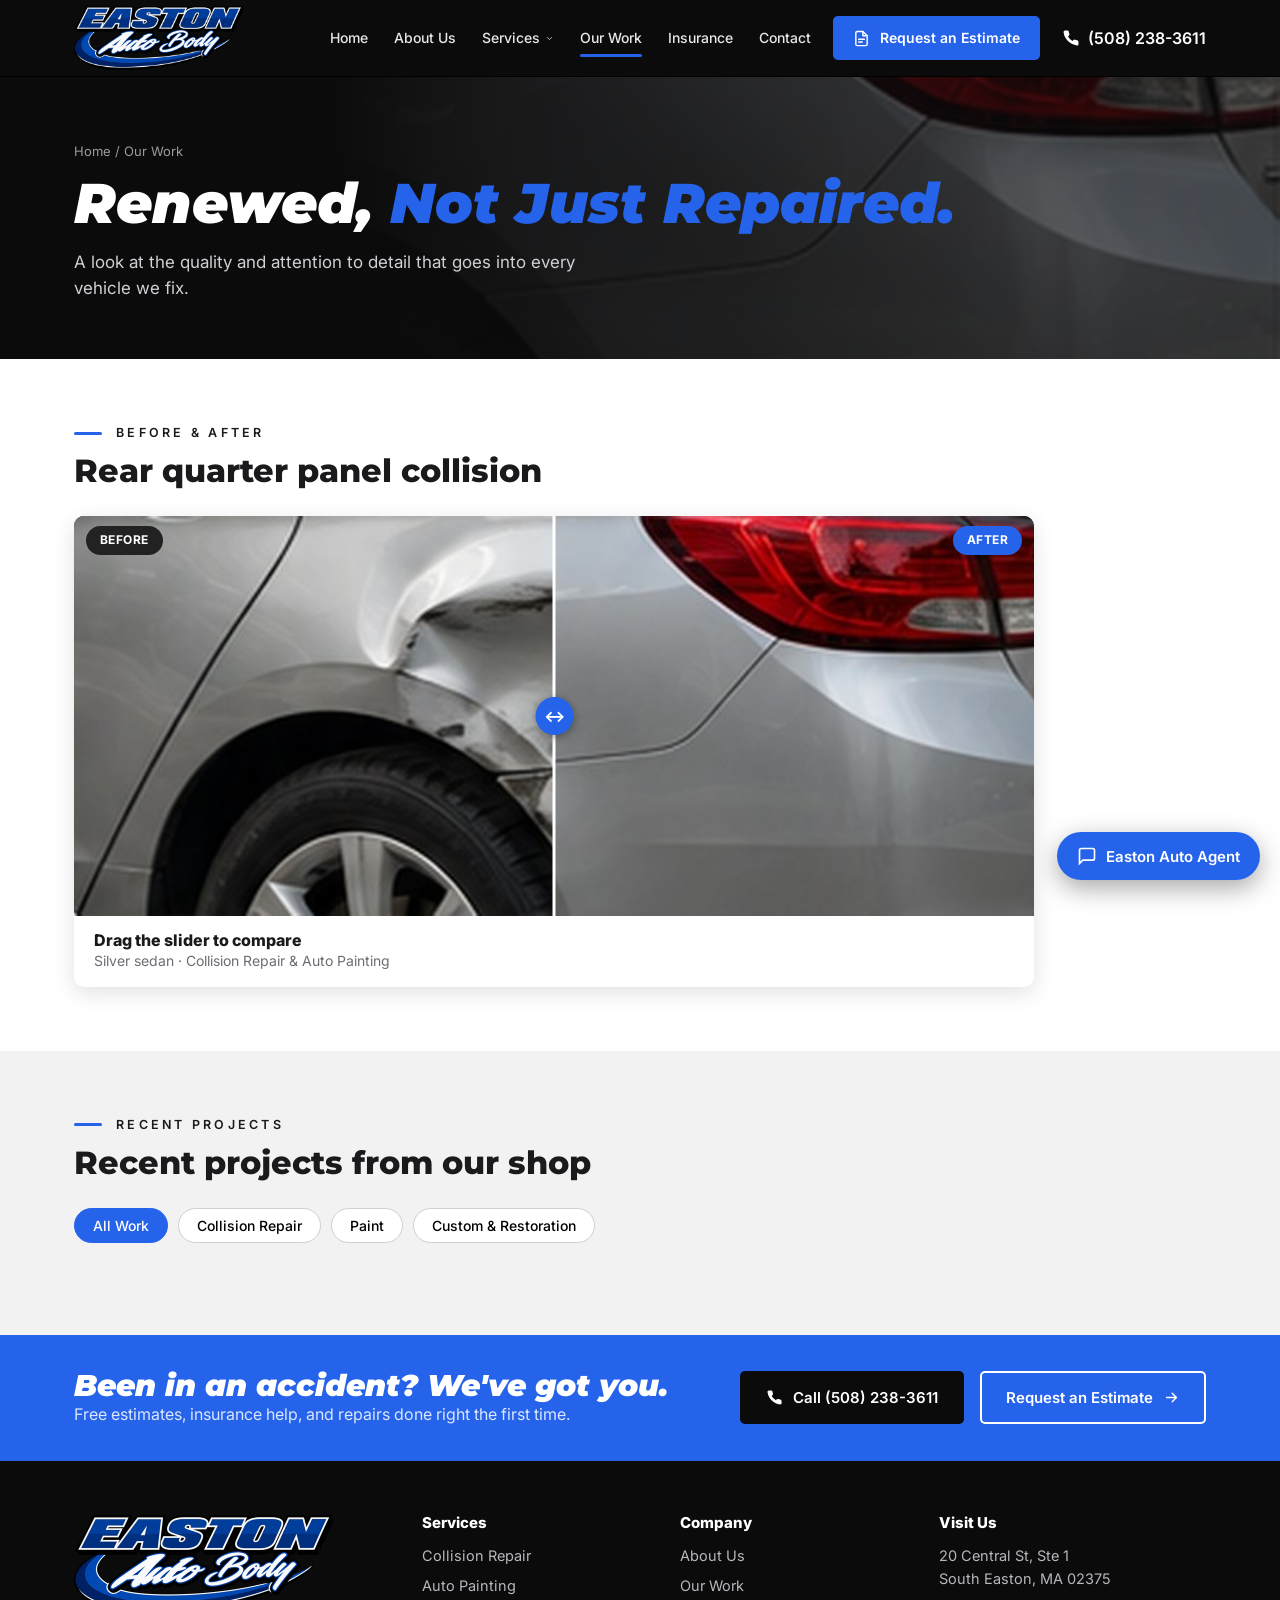
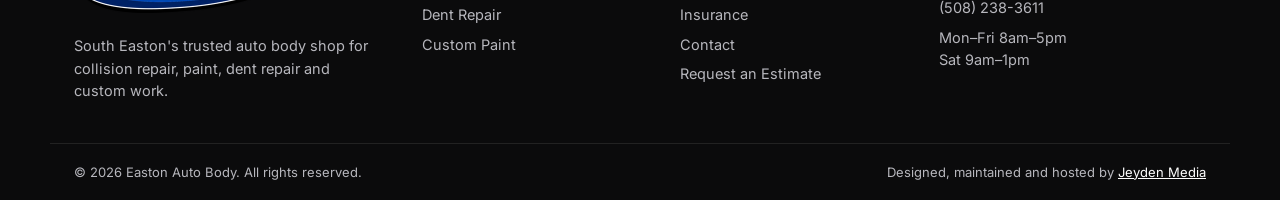
<file: work.html>
<!doctype html>
<html lang="en"><head>
<meta charset="utf-8"><meta name="viewport" content="width=device-width,initial-scale=1">
<title>Our Work · Easton Auto Body</title>
<meta name="description" content="Before and after photos of collision, paint, dent and custom work by Easton Auto Body.">
<link rel="preconnect" href="https://fonts.googleapis.com"><link rel="preconnect" href="https://fonts.gstatic.com" crossorigin>
<link href="https://fonts.googleapis.com/css2?family=Inter:wght@400;500;600;700&family=Montserrat:ital,wght@0,700;0,800;0,900;1,800;1,900&display=swap" rel="stylesheet">
<link rel="icon" href="img/favicon.png?v=202611271520" type="image/png">
<link rel="stylesheet" href="css/style.css?v=202611271520">
</head><body>
<header class="site-header"><div class="wrap nav-bar">
<a class="brand" href="index.html" aria-label="Easton Auto Body home"><img class="brand-logo" src="img/logo-header.png?v=202611271520" alt="Easton Auto Body"></a>
<ul class="nav" id="nav"><li><a class="navlink" href="index.html">Home</a></li><li><a class="navlink" href="about.html">About Us</a></li><li class="has-drop"><a class="navlink" href="services.html">Services <svg class="caret" viewBox="0 0 24 24" fill="none" stroke="currentColor" stroke-width="2" stroke-linecap="round" stroke-linejoin="round" aria-hidden="true"><path d="m6 9 6 6 6-6"/></svg></a><div class="dropdown"><a href="services.html#collision">Collision Repair</a><a href="services.html#painting">Auto Painting</a><a href="services.html#dent">Dent Repair</a><a href="services.html#custom">Custom Paint</a></div></li><li><a class="navlink active" href="work.html">Our Work</a></li><li><a class="navlink" href="insurance.html">Insurance</a></li><li><a class="navlink" href="contact.html">Contact</a></li></ul>
<div class="nav-cta"><a class="btn btn-red btn-sm" href="estimate.html"><svg class="" viewBox="0 0 24 24" fill="none" stroke="currentColor" stroke-width="2" stroke-linecap="round" stroke-linejoin="round" aria-hidden="true"><path d="M14 2H6a2 2 0 0 0-2 2v16a2 2 0 0 0 2 2h12a2 2 0 0 0 2-2V8z"/><path d="M14 2v6h6M8 13h8M8 17h5"/></svg> Request an Estimate</a>
<a class="phone-link" href="tel:+15082383611" aria-label="Call (508) 238-3611"><svg class="" viewBox="0 0 24 24" fill="none" stroke="currentColor" stroke-width="2" stroke-linecap="round" stroke-linejoin="round" aria-hidden="true"><path d="M22 16.9v3a2 2 0 0 1-2.2 2 19.8 19.8 0 0 1-8.6-3.1 19.5 19.5 0 0 1-6-6A19.8 19.8 0 0 1 2.1 4.2 2 2 0 0 1 4.1 2h3a2 2 0 0 1 2 1.7c.1 1 .4 1.9.7 2.8a2 2 0 0 1-.5 2.1L8 9.9a16 16 0 0 0 6 6l1.3-1.3a2 2 0 0 1 2.1-.4c.9.3 1.8.6 2.8.7a2 2 0 0 1 1.7 2Z" fill="currentColor" stroke="none"/></svg><span>(508) 238-3611</span></a>
<button class="menu-btn" aria-label="Menu" aria-controls="nav" aria-expanded="false"><svg class="" viewBox="0 0 24 24" fill="none" stroke="currentColor" stroke-width="2" stroke-linecap="round" stroke-linejoin="round" aria-hidden="true"><path d="M3 6h18M3 12h18M3 18h18"/></svg></button></div>
</div></header>
<main>
<section class="page-hero"><div class="bg" style="background-image:url(img/after.jpg)"><video class="bg-video" autoplay muted loop playsinline preload="metadata" poster="img/after.jpg" aria-hidden="true"><source src="https://assets.mixkit.co/videos/47831/47831-720.mp4" type="video/mp4"><source src="https://assets.mixkit.co/videos/47831/47831-360.mp4" type="video/mp4"></video></div><div class="wrap">
<div class="crumbs"><a href="index.html">Home</a> / Our Work</div><h1>Renewed, <em>Not Just Repaired.</em></h1><p>A look at the quality and attention to detail that goes into every vehicle we fix.</p></div></section>
<section class="section"><div class="wrap">
<div class="eyebrow">Before &amp; After</div><h2 class="section-title">Rear quarter panel collision</h2>
<div class="g-item featured reveal"><div class="slider">
<img src="img/after.jpg" alt="After"><img class="top" src="img/before.jpg" alt="Before">
<span class="tag">BEFORE</span><span class="tag after">AFTER</span><div class="handle"></div>
<input type="range" min="0" max="100" value="50" aria-label="Drag to compare before and after"></div>
<div class="g-meta"><h3>Drag the slider to compare</h3><p>Silver sedan · Collision Repair &amp; Auto Painting</p></div></div>
</div></section>
<section class="section grey"><div class="wrap">
<div class="eyebrow">Recent Projects</div><h2 class="section-title">Recent projects from our shop</h2>
<div class="filters"><button class="on" data-f="all">All Work</button><button data-f="collision">Collision Repair</button><button data-f="painting">Paint</button><button data-f="custom">Custom &amp; Restoration</button></div>
<div class="gallery proj-grid"><div class="g-item reveal" data-cat="collision"><img class="proj-img" src="https://www.eastonautobody.net/assets/media/b-goods/263x200/benz1.jpg" alt="Mercedes-Benz S63 AMG" loading="lazy" onerror="this.closest('.g-item').remove()">
<div class="g-meta"><h3>Mercedes-Benz S63 AMG</h3><p>Collision Repair</p></div></div><div class="g-item reveal" data-cat="custom"><img class="proj-img" src="https://www.eastonautobody.net/assets/media/b-goods/263x200/4.jpg" alt="BMW M4 Roadster" loading="lazy" onerror="this.closest('.g-item').remove()">
<div class="g-meta"><h3>BMW M4 Roadster</h3><p>Custom &amp; Unique Paint Finishes</p></div></div><div class="g-item reveal" data-cat="collision"><img class="proj-img" src="https://www.eastonautobody.net/assets/media/b-goods/263x200/p1.png" alt="Porsche Roadster" loading="lazy" onerror="this.closest('.g-item').remove()">
<div class="g-meta"><h3>Porsche Roadster</h3><p>Collision Repair</p></div></div><div class="g-item reveal" data-cat="collision"><img class="proj-img" src="https://www.eastonautobody.net/assets/media/b-goods/263x200/lex1.jpg" alt="Lexus GS350 F-Sport" loading="lazy" onerror="this.closest('.g-item').remove()">
<div class="g-meta"><h3>Lexus GS350 F-Sport</h3><p>Collision Repair</p></div></div><div class="g-item reveal" data-cat="painting"><img class="proj-img" src="https://www.eastonautobody.net/assets/media/b-goods/263x200/MGT.jpg" alt="Ford Mustang GT" loading="lazy" onerror="this.closest('.g-item').remove()">
<div class="g-meta"><h3>Ford Mustang GT</h3><p>Paint &amp; Body</p></div></div><div class="g-item reveal" data-cat="custom"><img class="proj-img" src="https://www.eastonautobody.net/assets/media/b-goods/263x200/4.png" alt="Custom paint finish" loading="lazy" onerror="this.closest('.g-item').remove()">
<div class="g-meta"><h3>Custom paint finish</h3><p>Custom &amp; Unique Paint Finishes</p></div></div><div class="g-item reveal" data-cat="collision"><img class="proj-img" src="https://www.eastonautobody.net/assets/media/b-goods/263x200/3.png" alt="Collision repair &amp; cosmetic work" loading="lazy" onerror="this.closest('.g-item').remove()">
<div class="g-meta"><h3>Collision repair &amp; cosmetic work</h3><p>Collision Repair</p></div></div><div class="g-item reveal" data-cat="custom"><img class="proj-img" src="https://www.eastonautobody.net/assets/media/b-goods/263x200/p1a.png" alt="Full restoration" loading="lazy" onerror="this.closest('.g-item').remove()">
<div class="g-meta"><h3>Full restoration</h3><p>Restorations</p></div></div><div class="g-item reveal" data-cat="custom"><img class="proj-img" src="https://www.eastonautobody.net/assets/media/b-goods/263x200/5.png" alt="Body &amp; performance modifications" loading="lazy" onerror="this.closest('.g-item').remove()">
<div class="g-meta"><h3>Body &amp; performance modifications</h3><p>Custom Work</p></div></div><div class="g-item reveal" data-cat="custom"><img class="proj-img" src="https://www.eastonautobody.net/assets/media/b-goods/263x200/6a.png" alt="2019 Ford F350 Super Duty" loading="lazy" onerror="this.closest('.g-item').remove()">
<div class="g-meta"><h3>2019 Ford F350 Super Duty</h3><p>Truck Work</p></div></div><div class="g-item reveal" data-cat="custom"><img class="proj-img" src="https://www.eastonautobody.net/assets/media/b-goods/263x200/6b.png" alt="Custom grille installation" loading="lazy" onerror="this.closest('.g-item').remove()">
<div class="g-meta"><h3>Custom grille installation</h3><p>Custom Work</p></div></div></div>

</div></section>
</main>
<section class="cta-band"><div class="wrap">
<div><h2>Been in an accident? We've got you.</h2><p>Free estimates, insurance help, and repairs done right the first time.</p></div>
<div class="btn-row"><a class="btn btn-dark" href="tel:+15082383611"><svg class="" viewBox="0 0 24 24" fill="none" stroke="currentColor" stroke-width="2" stroke-linecap="round" stroke-linejoin="round" aria-hidden="true"><path d="M22 16.9v3a2 2 0 0 1-2.2 2 19.8 19.8 0 0 1-8.6-3.1 19.5 19.5 0 0 1-6-6A19.8 19.8 0 0 1 2.1 4.2 2 2 0 0 1 4.1 2h3a2 2 0 0 1 2 1.7c.1 1 .4 1.9.7 2.8a2 2 0 0 1-.5 2.1L8 9.9a16 16 0 0 0 6 6l1.3-1.3a2 2 0 0 1 2.1-.4c.9.3 1.8.6 2.8.7a2 2 0 0 1 1.7 2Z" fill="currentColor" stroke="none"/></svg> Call (508) 238-3611</a><a class="btn btn-ghost" href="estimate.html">Request an Estimate <svg class="" viewBox="0 0 24 24" fill="none" stroke="currentColor" stroke-width="2" stroke-linecap="round" stroke-linejoin="round" aria-hidden="true"><path d="M5 12h14M13 6l6 6-6 6"/></svg></a></div>
</div></section>
<footer class="site-footer">
<div class="wrap foot-grid">
<div class="foot-about"><a class="brand" href="index.html" aria-label="Easton Auto Body home"><img class="brand-logo-full" src="img/logo-footer.png?v=202611271520" alt="Easton Auto Body: We don't just repair. We renew."></a><p>South Easton's trusted auto body shop for collision repair, paint, dent repair and custom work.</p></div>
<div><h4>Services</h4><ul><li><a href="services.html#collision">Collision Repair</a></li><li><a href="services.html#painting">Auto Painting</a></li><li><a href="services.html#dent">Dent Repair</a></li><li><a href="services.html#custom">Custom Paint</a></li></ul></div>
<div><h4>Company</h4><ul><li><a href="about.html">About Us</a></li><li><a href="work.html">Our Work</a></li><li><a href="insurance.html">Insurance</a></li><li><a href="contact.html">Contact</a></li><li><a href="estimate.html">Request an Estimate</a></li></ul></div>
<div><h4>Visit Us</h4><ul><li>20 Central St, Ste 1<br>South Easton, MA 02375</li><li><a href="tel:+15082383611">(508) 238-3611</a></li><li>Mon–Fri 8am–5pm<br>Sat 9am–1pm</li></ul></div>
</div>
<div class="wrap foot-bottom"><span>© <span id="yr">2026</span> Easton Auto Body. All rights reserved.</span><span>Designed, maintained and hosted by <a href="https://jeydenmedia.com" target="_blank" rel="noopener" style="color:#fff;text-decoration:underline">Jeyden Media</a></span></div>
</footer>
<script src="js/main.js?v=202611250805"></script>
<script src="js/send.js?v=202611240320"></script>
<script src="js/intake.js?v=202611271540"></script>
<script>window.addEventListener('load',function(){setTimeout(function(){var g=document.querySelector('.proj-grid');if(g&&!g.querySelector('.g-item')){g.closest('section').style.display='none';}},1500);});</script>
</body></html>
</file>
<file: css/style.css>
/* Easton Auto Body — site styles */
:root{
  --red:#2563eb; --red-dark:#1a44c2; /* accent: royal blue from business card (var name kept) */ --black:#0b0b0c; --ink:#141416; --char:#1c1d20;
  --line:#2c2d31; --grey:#f2f2f3; --muted:#6b6d73; --text:#1a1a1d; --white:#fff;
  --radius:6px; --shadow:0 6px 22px rgba(0,0,0,.12);
  --head:'Montserrat',system-ui,sans-serif; --body:'Inter',system-ui,sans-serif;
  --wrap:1180px;
}
*{box-sizing:border-box;margin:0;padding:0}
html{scroll-behavior:smooth}
body{font-family:var(--body);color:var(--text);background:var(--white);line-height:1.55;-webkit-font-smoothing:antialiased}
img{max-width:100%;display:block}
a{color:inherit;text-decoration:none}
.wrap{max-width:var(--wrap);margin:0 auto;padding:0 24px}
h1,h2,h3,h4{font-family:var(--head);line-height:1.1;font-weight:800}
.sr-only{position:absolute;width:1px;height:1px;overflow:hidden;clip:rect(0 0 0 0)}

/* placeholder / guessed-content markers */
.tbd{background:#fff3b0;color:#5a4500;border-radius:3px;padding:0 4px;font-size:.92em}
.dark .tbd,.on-dark .tbd{background:#5a4a00;color:#ffe98a}
.tbd-note{display:inline-block;margin-top:14px;font-size:12px;letter-spacing:.04em;background:#fff3b0;color:#5a4500;padding:3px 8px;border-radius:3px;margin-top:8px}

/* ---------- header ---------- */
.site-header{background:var(--black);position:sticky;top:0;z-index:50;border-bottom:1px solid #000}
.nav-bar{display:flex;align-items:center;gap:28px;height:76px}
.logo{display:flex;flex-direction:column;line-height:.86;font-family:var(--head);font-style:italic;font-weight:900;position:relative;padding-top:10px;flex-shrink:0}
.logo svg{position:absolute;top:-2px;left:6px;width:150px;height:18px}
.logo .l1{color:#fff;font-size:31px;letter-spacing:.01em}
.logo .l2{color:var(--red);font-size:15px;letter-spacing:.24em;margin-left:10px}
.nav{display:flex;align-items:center;gap:26px;margin-left:auto}
.nav > li{list-style:none;position:relative}
.nav a.navlink{color:#e8e8ea;font-size:14px;font-weight:500;padding:26px 0;display:inline-flex;align-items:center;gap:5px;position:relative}
.nav a.navlink:hover{color:#fff}
.nav a.navlink.active::after{content:"";position:absolute;left:0;right:0;bottom:18px;height:3px;background:var(--red);border-radius:2px}
.caret{width:9px;height:9px}
.dropdown{position:absolute;top:100%;left:-16px;background:var(--char);min-width:210px;border-top:3px solid var(--red);border-radius:0 0 var(--radius) var(--radius);box-shadow:var(--shadow);padding:8px 0;opacity:0;visibility:hidden;transform:translateY(6px);transition:.18s}
.has-drop:hover .dropdown,.has-drop:focus-within .dropdown{opacity:1;visibility:visible;transform:none}
.dropdown a{display:block;padding:9px 18px;color:#d6d6da;font-size:14px}
.dropdown a:hover{background:#26272b;color:#fff}
.nav-cta{display:flex;align-items:center;gap:22px}
.phone-link{color:#fff;font-weight:600;font-size:16px;display:inline-flex;gap:8px;align-items:center;white-space:nowrap}
.menu-btn{display:none;background:none;border:0;color:#fff;margin-left:auto;cursor:pointer;padding:8px}

/* ---------- buttons ---------- */
.btn{display:inline-flex;align-items:center;gap:10px;font-weight:600;font-size:15px;border-radius:5px;padding:13px 24px;border:2px solid transparent;cursor:pointer;transition:.18s;font-family:var(--body);white-space:nowrap}
.btn svg{width:17px;height:17px;flex-shrink:0}
.btn-red{background:var(--red);color:#fff}
.btn-red:hover{background:var(--red-dark)}
.btn-ghost{border-color:#fff;color:#fff}
.btn-ghost:hover{background:#fff;color:var(--black)}
.btn-dark{background:var(--black);color:#fff}
.btn-dark:hover{background:#2a2a2e}
.btn-sm{padding:9px 18px;font-size:14px}

/* ---------- eyebrow ---------- */
.eyebrow{display:flex;align-items:center;gap:14px;font-size:12.5px;font-weight:600;letter-spacing:.26em;text-transform:uppercase;margin-bottom:10px}
.eyebrow::before{content:"";width:28px;height:3px;background:var(--red);border-radius:2px}

/* ---------- hero ---------- */
.hero{background:var(--black);color:#fff;position:relative;overflow:hidden}
.hero-bg{position:absolute;inset:0 0 0 auto;width:62%;background:url(../img/hero-car.jpg) center/cover no-repeat}
.hero-bg::before{content:"";position:absolute;inset:0;background:linear-gradient(90deg,var(--black) 0%,rgba(11,11,12,.85) 22%,rgba(11,11,12,.2) 55%,transparent 100%)}
.hero .wrap{position:relative;padding-top:46px;padding-bottom:34px;min-height:390px}
.hero-title{font-style:italic;font-weight:900;font-size:clamp(46px,7vw,86px);line-height:.92;letter-spacing:-.01em;margin:6px 0 20px}
.hero-title span{display:block;color:var(--red)}
.hero h2{font-size:clamp(20px,2.2vw,25px);font-weight:700;margin-bottom:14px}
.hero p.lead{font-size:17px;color:#dcdce0;max-width:450px;margin-bottom:22px}
.btn-row{display:flex;gap:16px;flex-wrap:wrap}

/* page hero (inner pages) */
.page-hero{background:var(--black);color:#fff;position:relative;overflow:hidden}
.page-hero .bg{position:absolute;inset:0;background-size:cover;background-position:center;opacity:.35}
.page-hero .bg::after{content:"";position:absolute;inset:0;background:linear-gradient(90deg,var(--black) 25%,transparent)}
.page-hero .wrap{position:relative;padding:64px 24px 58px}
.page-hero h1{font-size:clamp(36px,5vw,56px);font-style:italic;font-weight:900}
.page-hero h1 em{color:var(--red);font-style:italic}
.page-hero p{color:#cfcfd4;max-width:560px;margin-top:14px;font-size:17px}
.crumbs{font-size:13px;color:#9a9aa1;margin-bottom:12px}
.crumbs a:hover{color:#fff}

/* ---------- features strip ---------- */
.features{background:var(--char);color:#fff}
.features .wrap{display:grid;grid-template-columns:repeat(4,1fr)}
.feature{display:flex;gap:16px;align-items:center;padding:22px 18px;border-left:1px solid var(--line)}
.feature:first-child{border-left:0}
.feature svg{width:38px;height:38px;flex-shrink:0;stroke:#fff}
.feature h4{font-family:var(--body);font-size:14px;font-weight:700}
.feature p{font-size:12px;color:#b7b7bd}

/* ---------- sections ---------- */
.section{padding:64px 0}
.section.grey{background:var(--grey)}
.section.dark{background:linear-gradient(120deg,#0e0e10,#1b1b1e);color:#fff}
.section-title{font-size:clamp(26px,3vw,32px);margin-bottom:28px}
.section-head{display:flex;justify-content:space-between;align-items:flex-end;gap:20px;flex-wrap:wrap;margin-bottom:28px}
.section-head .section-title{margin-bottom:0}

/* service cards */
.svc-grid{display:grid;grid-template-columns:repeat(4,1fr);gap:18px}
.svc-card{background:#fff;border-radius:var(--radius);overflow:hidden;box-shadow:var(--shadow);display:flex;flex-direction:column;transition:transform .2s,box-shadow .2s}
.svc-card:hover{transform:translateY(-4px);box-shadow:0 12px 30px rgba(0,0,0,.18)}
.svc-card img{width:100%;aspect-ratio:2.5/1;object-fit:cover}
.svc-body{padding:16px 20px 20px;display:flex;gap:12px;align-items:center;flex:1}
.svc-body h3{font-family:var(--body);font-size:17px;font-weight:700;margin-bottom:4px}
.svc-body p{font-size:14px;color:#3b3b40;line-height:1.4}
.svc-body .arrow{margin-left:auto;color:var(--red);width:22px;height:22px;flex-shrink:0}

/* before / after */
.work-split{display:grid;grid-template-columns:1fr 2fr;gap:40px;align-items:center}
.work-split h2{font-size:clamp(30px,3.4vw,38px);margin-bottom:14px}
.work-split p{color:#d4d4d8;margin-bottom:22px;font-size:16.5px}
.ba{display:grid;grid-template-columns:1fr 1fr;gap:12px;position:relative}
.ba figure{position:relative;border:2px solid #e6e6e9;border-radius:10px;overflow:hidden;background:#333}
.ba img{width:100%;height:100%;aspect-ratio:2.2/1;object-fit:cover}
.tag{position:absolute;top:10px;left:12px;font-size:12px;font-weight:700;letter-spacing:.04em;padding:5px 14px;border-radius:20px;color:#fff;background:#222}
.tag.after{background:var(--red)}
.ba-arrow{position:absolute;left:50%;top:50%;transform:translate(-50%,-50%);width:40px;height:40px;border-radius:50%;background:#fff;display:grid;place-items:center;box-shadow:0 2px 10px rgba(0,0,0,.4);z-index:2}
.ba-arrow svg{width:22px;height:22px;color:var(--red)}

/* why choose */
.why{background:var(--grey);position:relative;overflow:hidden}
.why .wrap{display:grid;grid-template-columns:1fr 1fr 1.1fr;align-items:center;gap:36px;padding-top:30px;padding-bottom:30px}
.why h2{font-size:22px;margin-bottom:14px}
.checks{list-style:none}
.checks li{display:flex;gap:14px;align-items:center;margin:6px 0;font-size:15px}
.checks svg{width:18px;height:18px;color:var(--red);flex-shrink:0}
.quote{border-left:1px solid #cfcfd4;padding-left:36px}
.quote .q{font-family:Georgia,serif;font-size:52px;line-height:.6;color:var(--red);font-weight:700;height:26px}
.quote blockquote{font-style:italic;font-size:15px;margin:6px 0 10px}
.stars{color:var(--red);font-size:20px;letter-spacing:3px}
.quote cite{font-style:normal;font-size:14px;display:block}
.g-rating{display:flex;align-items:center;gap:12px;margin-bottom:12px}
.g-logo{width:38px;height:38px;border-radius:50%;background:#fff;border:1px solid #dcdce0;display:grid;place-items:center;font:700 20px/1 Arial,sans-serif;color:#4285f4;flex-shrink:0}
.g-rating strong{font-family:var(--head);font-size:26px;vertical-align:middle}
.g-rating .stars{font-size:18px;vertical-align:middle}
.g-rating small{display:block;font-size:13px;color:var(--muted)}
.rv-carousel{position:relative;overflow:hidden}
.rv-track{display:flex;transition:transform .6s ease}
.rv-slide{flex:0 0 100%;margin:0;padding-right:4px}
.rv-slide blockquote{font-style:italic;font-size:15px;margin:6px 0 8px}
.rv-slide figcaption{font-size:14px}
.rv-dots{display:flex;gap:7px;margin-top:10px}
.rv-dots button{width:9px;height:9px;border-radius:50%;border:0;padding:0;background:#c9c9cf;cursor:pointer}
.rv-dots button.on{background:var(--red)}
.rv-slide figcaption a{color:var(--red);font-weight:600;text-decoration:underline;text-underline-offset:3px}
.review-links{display:flex;gap:18px;flex-wrap:wrap;margin-top:12px;font-size:14px;font-weight:600}
.review-links a{color:var(--red);text-decoration:underline;text-underline-offset:3px}
.why-photo{align-self:stretch;margin:-30px -24px -30px 0;min-height:200px;background:url(../img/shop-sign.jpg?v=5) center/cover;-webkit-mask-image:linear-gradient(90deg,transparent,#000 30%);mask-image:linear-gradient(90deg,transparent,#000 30%)}

/* CTA band */
.cta-band{background:var(--red);color:#fff}
.cta-band .wrap{display:flex;justify-content:space-between;align-items:center;gap:20px;padding:34px 24px;flex-wrap:wrap}
.cta-band h2{font-size:clamp(22px,2.6vw,30px);font-style:italic;font-weight:900}
.cta-band p{color:#dbe6ff}

/* ---------- content blocks (inner pages) ---------- */
.two-col{display:grid;grid-template-columns:1.1fr 1fr;gap:48px;align-items:center}
.two-col.flip > :first-child{order:2}
.two-col img{border-radius:10px;box-shadow:var(--shadow);width:100%;aspect-ratio:3/2;object-fit:cover}
.prose h2{font-size:clamp(24px,2.8vw,32px);margin-bottom:14px}
.prose p{margin-bottom:14px;color:#3b3b40}
.dark .prose p{color:#cfcfd4}
.stats{display:grid;grid-template-columns:repeat(4,1fr);gap:18px;margin-top:10px}
.stat{background:#fff;border-radius:var(--radius);padding:24px;text-align:center;box-shadow:var(--shadow)}
.stat b{display:block;font-family:var(--head);font-size:36px;font-weight:900;font-style:italic;color:var(--red)}
.stat span{font-size:14px;color:var(--muted)}
.value-grid{display:grid;grid-template-columns:repeat(3,1fr);gap:20px}
.value{background:#fff;border-radius:var(--radius);padding:26px;box-shadow:var(--shadow);border-top:3px solid var(--red)}
.value svg{width:34px;height:34px;color:var(--red);margin-bottom:12px}
.value h3{font-family:var(--body);font-size:17px;margin-bottom:6px}
.value p{font-size:14.5px;color:#4a4a50}

.svc-detail{padding:64px 0;border-bottom:1px solid #e5e5e8;scroll-margin-top:80px}
.svc-detail:nth-child(even){background:var(--grey)}
.svc-detail ul{list-style:none;margin:16px 0 22px;display:grid;grid-template-columns:1fr 1fr;gap:6px 18px}
.svc-detail li{display:flex;gap:10px;align-items:flex-start;font-size:15px}
.svc-detail li svg{width:17px;height:17px;color:var(--red);flex-shrink:0;margin-top:3px}
.jump{display:flex;gap:10px;flex-wrap:wrap;margin-top:22px}
.jump a{border:1px solid #4a4a50;color:#fff;border-radius:30px;padding:8px 16px;font-size:14px}
.jump a:hover{border-color:var(--red);background:var(--red)}

/* gallery */
.filters{display:flex;gap:10px;flex-wrap:wrap;margin-bottom:28px}
.filters button{border:1px solid #cfcfd4;background:#fff;border-radius:30px;padding:8px 18px;font:500 14px var(--body);cursor:pointer}
.filters button.on{background:var(--red);border-color:var(--red);color:#fff}
.gallery{display:grid;grid-template-columns:repeat(2,1fr);gap:28px}
.g-item{background:#fff;border-radius:10px;box-shadow:var(--shadow);overflow:hidden}
.g-item.hide{display:none}
.slider{position:relative;aspect-ratio:2.2/1;overflow:hidden;user-select:none;cursor:ew-resize;background:#333}
.slider img{position:absolute;inset:0;width:100%;height:100%;object-fit:cover}
.slider .top{clip-path:inset(0 50% 0 0)}
.slider .handle{position:absolute;top:0;bottom:0;left:50%;width:3px;background:#fff;transform:translateX(-50%);pointer-events:none}
.slider .handle::after{content:"↔";position:absolute;top:50%;left:50%;transform:translate(-50%,-50%);width:38px;height:38px;border-radius:50%;background:var(--red);color:#fff;display:grid;place-items:center;font-weight:700;box-shadow:0 2px 8px rgba(0,0,0,.4)}
.slider .tag.after{left:auto;right:12px}
.slider input{position:absolute;inset:0;opacity:0;cursor:ew-resize;width:100%;height:100%}
.g-meta{padding:16px 20px}
.g-meta h3{font-family:var(--body);font-size:16px}
.g-meta p{font-size:14px;color:var(--muted)}

/* steps (insurance) */
.steps{display:grid;grid-template-columns:repeat(4,1fr);gap:20px;counter-reset:s}
.step{background:#fff;border-radius:var(--radius);padding:28px 22px;box-shadow:var(--shadow);position:relative}
.step::before{counter-increment:s;content:counter(s);font-family:var(--head);font-style:italic;font-weight:900;font-size:40px;color:var(--red);line-height:1;display:block;margin-bottom:10px}
.step h3{font-family:var(--body);font-size:16.5px;margin-bottom:6px}
.step p{font-size:14.5px;color:#4a4a50}
.faq details{background:#fff;border-radius:var(--radius);box-shadow:0 2px 10px rgba(0,0,0,.06);margin-bottom:12px;padding:0 22px}
.faq summary{cursor:pointer;font-weight:600;padding:18px 0;list-style:none;display:flex;justify-content:space-between;gap:16px}
.faq summary::after{content:"+";color:var(--red);font-size:22px;line-height:1}
.faq details[open] summary::after{content:"–"}
.faq details p{padding-bottom:18px;color:#4a4a50}
.carriers{display:flex;flex-wrap:wrap;gap:10px;margin-top:10px}
.carriers span{background:#fff;border:1px solid #dcdce0;padding:8px 16px;border-radius:4px;font-weight:600;font-size:14px;color:#3b3b40}

/* contact + forms */
.contact-grid{display:grid;grid-template-columns:1fr 1.25fr;gap:40px}
.info-card{background:var(--char);color:#fff;border-radius:10px;padding:32px}
.info-card h3{font-size:22px;margin-bottom:20px}
.info-row{display:flex;gap:14px;margin-bottom:20px}
.info-row svg{width:22px;height:22px;color:var(--red);flex-shrink:0;margin-top:2px}
.info-row b{display:block;font-size:14px;color:#9a9aa1;font-weight:500}
.info-row a:hover{color:var(--red)}
.hours{width:100%;font-size:14.5px;border-collapse:collapse}
.hours td{padding:4px 0}
.hours td:last-child{text-align:right}
.map{border-radius:10px;overflow:hidden;box-shadow:var(--shadow);margin-top:24px;aspect-ratio:16/9;background:#ddd}
.map iframe{width:100%;height:100%;border:0}
.form-card{background:#fff;border-radius:10px;box-shadow:var(--shadow);padding:34px}
.form-card h2{font-size:24px;margin-bottom:6px}
.form-card > p{color:var(--muted);margin-bottom:22px;font-size:15px}
.form-grid{display:grid;grid-template-columns:1fr 1fr;gap:16px}
.form-grid .full{grid-column:1/-1}
fieldset{border:0;grid-column:1/-1;display:grid;grid-template-columns:1fr 1fr;gap:16px;margin-top:8px}
legend{font-family:var(--head);font-weight:800;font-size:16px;margin-bottom:12px;display:flex;align-items:center;gap:10px}
legend::before{content:"";width:20px;height:3px;background:var(--red)}
label{display:block;font-size:13.5px;font-weight:600;margin-bottom:6px}
input,select,textarea{width:100%;font:15px var(--body);padding:11px 13px;border:1px solid #cfcfd4;border-radius:5px;background:#fafafb;transition:.15s}
input:focus,select:focus,textarea:focus{outline:0;border-color:var(--red);background:#fff;box-shadow:0 0 0 3px rgba(37,99,235,.15)}
textarea{min-height:120px;resize:vertical}
.radio-row{display:flex;gap:18px;flex-wrap:wrap}
.radio-row label{display:flex;align-items:center;gap:7px;font-weight:500}
.radio-row input{width:auto}
.drop{border:2px dashed #cfcfd4;border-radius:8px;padding:24px;text-align:center;color:var(--muted);font-size:14px;cursor:pointer;background:#fafafb}
.drop:hover{border-color:var(--red)}
.drop input{display:none}
.file-list{font-size:13px;margin-top:8px;color:var(--text)}
.form-note{font-size:12.5px;color:var(--muted);margin-top:14px}
.form-success{display:none;text-align:center;padding:40px 10px}
.form-success.show{display:block}
.form-success svg{width:56px;height:56px;color:var(--red);margin:0 auto 14px}

/* ---------- footer ---------- */
.site-footer{background:var(--black);color:#b7b7bd;font-size:14.5px}
.foot-grid{display:grid;grid-template-columns:1.4fr 1fr 1fr 1.2fr;gap:36px;padding:54px 24px 40px}
.site-footer h4{color:#fff;font-family:var(--body);font-size:15px;margin-bottom:14px}
.site-footer ul{list-style:none}
.site-footer li{margin:7px 0}
.site-footer a:hover{color:#fff}
.foot-about p{margin-top:16px;max-width:300px}
.foot-bottom{border-top:1px solid #222;padding:18px 24px;display:flex;justify-content:space-between;gap:12px;flex-wrap:wrap;font-size:13px}

/* reveal */
.reveal{opacity:0;transform:translateY(16px);transition:opacity .6s,transform .6s}
.reveal.in{opacity:1;transform:none}
@media (prefers-reduced-motion:reduce){.reveal{opacity:1;transform:none;transition:none}html{scroll-behavior:auto}}

/* ---------- responsive ---------- */
@media (max-width:1100px){
  .nav{gap:18px}
  .phone-link span{display:none}
}
@media (max-width:980px){
  .menu-btn{display:block}
  .nav-cta .btn{display:none}
  .nav{position:fixed;top:76px;left:0;right:0;bottom:0;background:var(--black);flex-direction:column;align-items:stretch;gap:0;padding:10px 24px 30px;overflow-y:auto;transform:translateX(100%);transition:.25s;margin:0}
  .nav.open{transform:none}
  .nav a.navlink{padding:15px 0;border-bottom:1px solid #222;width:100%;font-size:16px}
  .nav a.navlink.active::after{display:none}
  .nav a.navlink.active{color:var(--red)}
  .dropdown{position:static;opacity:1;visibility:visible;transform:none;background:none;border:0;box-shadow:none;padding:0 0 6px 14px}
  .nav-cta{margin-left:auto}
  .menu-btn{margin-left:4px}
  .features .wrap{grid-template-columns:1fr 1fr}
  .feature:nth-child(3){border-left:0}
  .svc-grid{grid-template-columns:1fr 1fr}
  .work-split{grid-template-columns:1fr}
  .why .wrap{grid-template-columns:1fr 1fr}
  .why-photo{display:none}
  .two-col,.contact-grid{grid-template-columns:1fr;gap:32px}
  .two-col.flip > :first-child{order:0}
  .stats,.steps{grid-template-columns:1fr 1fr}
  .value-grid{grid-template-columns:1fr 1fr}
  .foot-grid{grid-template-columns:1fr 1fr}
  .hero-bg{width:100%;opacity:.45}
  .hero-bg::before{background:linear-gradient(90deg,var(--black),rgba(11,11,12,.4))}
}
@media (max-width:640px){
  .wrap{padding:0 16px}
  .page-hero .wrap{padding:44px 16px 40px}
  .cta-band .wrap{padding:28px 16px}
  .foot-grid{padding:44px 16px 30px}
  .logo .l1{font-size:25px}.logo .l2{font-size:12px}.logo svg{width:120px}
  .phone-link{font-size:0;gap:0}
  .features .wrap,.svc-grid,.why .wrap,.stats,.steps,.value-grid,.gallery,.foot-grid,.form-grid,fieldset{grid-template-columns:1fr}
  .feature{border-left:0;border-top:1px solid var(--line);padding:16px 0}
  .feature:first-child{border-top:0}
  .quote{border-left:0;padding-left:0}
  .svc-detail ul{grid-template-columns:1fr}
  .section{padding:48px 0}
  .form-card{padding:24px 18px}
  .btn-row .btn{flex:1;justify-content:center}
}
.phone-link svg{width:18px;height:18px}
.est-grid{grid-template-columns:1.6fr 1fr;align-items:start}
.form-success svg,.drop svg{display:block}
.drop svg{width:28px;height:28px;margin:0 auto 6px;color:var(--red)}
@media (max-width:980px){.est-grid{grid-template-columns:1fr}}
.menu-btn svg{width:26px;height:26px;display:block}
.team-grid{display:grid;grid-template-columns:1fr 1fr;gap:24px}
.member{display:flex;gap:22px;align-items:flex-start;background:var(--char);color:#fff;border-radius:10px;padding:28px;border-left:4px solid var(--red)}
.avatar{width:76px;height:76px;border-radius:50%;background:var(--red);display:grid;place-items:center;font-family:var(--head);font-weight:900;font-style:italic;font-size:26px;flex-shrink:0}
.avatar-photo{width:120px;height:120px;object-fit:cover;border:3px solid var(--red);box-shadow:0 6px 18px rgba(0,0,0,.35)}
.member h3{font-size:21px}
.member .role{display:block;color:var(--red);font-weight:600;font-size:13px;letter-spacing:.08em;text-transform:uppercase;margin:4px 0 10px}
.member p{color:#cfcfd4;font-size:15px}
@media (max-width:760px){.team-grid{grid-template-columns:1fr}.member{flex-direction:column}}
/* banner videos */
.bg-video{position:absolute;inset:0;width:100%;height:100%;object-fit:cover;z-index:0}
.hero-bg::before{z-index:1}
.page-hero .bg::after{z-index:1}
.page-hero .bg{opacity:.45}
@media (prefers-reduced-motion:reduce){.bg-video{display:none}}
.g-item.featured{max-width:960px}
.g-item.featured .slider{aspect-ratio:2.4/1}
.proj-grid{grid-template-columns:repeat(3,1fr)}
.proj-img{width:100%;aspect-ratio:16/10;object-fit:cover;transition:transform .4s}
.g-item{overflow:hidden}
.g-item:hover .proj-img{transform:scale(1.04)}
@media (max-width:980px){.proj-grid{grid-template-columns:1fr 1fr}}
@media (max-width:640px){.proj-grid{grid-template-columns:1fr}}
/* brand (modern logo) */
.brand{display:inline-flex;align-items:center;gap:11px;flex-shrink:0}
.brand-mark{width:44px;height:44px;flex-shrink:0}
.brand-text{display:flex;flex-direction:column;line-height:1}
.brand .b1{font-family:var(--head);font-weight:900;font-size:25px;letter-spacing:.06em;color:#fff}
.brand .b2{font-family:var(--body);font-weight:600;font-size:10.5px;letter-spacing:.47em;color:var(--red);margin-top:5px}
.foot-about .brand .b1{font-size:23px}
@media (max-width:640px){.brand-mark{width:36px;height:36px}.brand .b1{font-size:20px}.brand .b2{font-size:8.5px}}
.brand-mark{display:none}
.brand-car{width:78px;height:29px;flex-shrink:0}
.brand{gap:12px}
.brand .b2{letter-spacing:.42em}
.foot-about .tagline{margin-top:14px;color:#fff;font-style:italic}
.foot-about .tagline b{color:var(--red)}
@media (max-width:640px){.brand-car{width:58px;height:22px}}
.brand-car{width:92px;height:34px}@media (max-width:640px){.brand-car{width:62px;height:23px}}
.nav a.navlink{white-space:nowrap}.nav-bar{gap:22px}@media (max-width:1200px) and (min-width:981px){.nav{gap:16px}.brand-car{width:70px;height:26px}.brand .b1{font-size:22px}}
/* uploaded logo */
.brand-logo{height:58px;width:auto}
.brand-logo-full{width:220px;height:auto}
@media (max-width:1200px) and (min-width:981px){.brand-logo{height:48px}}
@media (max-width:640px){.brand-logo{height:44px}}
.brand-logo{height:64px}@media (max-width:640px){.brand-logo{height:46px}}
/* original-color logo on white badge */
.brand{background:#fff;border-radius:6px;padding:4px 10px;line-height:0}
.brand-logo{height:40px;width:auto}
.brand-logo-full{width:190px;height:auto}
.foot-about .brand{padding:8px 12px}
@media (max-width:1200px) and (min-width:981px){.brand-logo{height:36px}}
@media (max-width:640px){.brand-logo{height:34px}}
/* dark-background logo, no badge */
.brand,.foot-about .brand{background:none;padding:0;border-radius:0}
.brand-logo{height:46px;width:auto}
.brand-logo-full{width:230px}
@media (max-width:1200px) and (min-width:981px){.brand-logo{height:40px}}
@media (max-width:640px){.brand-logo{height:38px}}
/* licensed appraiser / claims */
.appraiser{display:grid;grid-template-columns:220px 1fr;gap:48px;align-items:start}
.badge-seal{aspect-ratio:1;border-radius:50%;border:3px solid var(--red);display:flex;flex-direction:column;align-items:center;justify-content:center;text-align:center;box-shadow:0 0 0 8px rgba(37,99,235,.15),inset 0 0 0 6px #0e0e10,inset 0 0 0 7px #3a3a3f;background:radial-gradient(circle,#1f1f23,#0e0e10)}
.badge-seal svg{width:44px;height:44px;color:var(--red);margin-bottom:6px}
.badge-seal b{font-family:var(--head);font-style:italic;font-weight:900;font-size:26px;letter-spacing:.04em}
.badge-seal span{font-size:13px;color:#cfcfd4;text-transform:uppercase;letter-spacing:.12em;line-height:1.35;margin-top:4px}
.claim-grid{display:grid;grid-template-columns:1fr 1fr;gap:18px;margin-top:22px}
.claim-grid > div{background:rgba(255,255,255,.04);border:1px solid #2c2d31;border-radius:8px;padding:18px}
.claim-grid svg{width:24px;height:24px;color:var(--red);margin-bottom:8px}
.claim-grid h3{font-family:var(--body);font-size:15.5px;margin-bottom:4px}
.claim-grid p{font-size:14px;color:#b7b7bd;margin:0}
.appraiser-band{background:var(--red);color:#fff}
.appraiser-band .wrap{display:flex;align-items:center;justify-content:space-between;gap:18px;padding-top:18px;padding-bottom:18px;flex-wrap:wrap}
.ab-left{display:flex;gap:14px;align-items:center}
.ab-left svg{width:36px;height:36px;flex-shrink:0}
.ab-left b{display:block;font-size:17px}
.ab-left span{font-size:14px;color:#dbe6ff}
@media (max-width:980px){.appraiser{grid-template-columns:1fr}.badge-seal{width:180px}}
@media (max-width:640px){.claim-grid{grid-template-columns:1fr}}
.badge-seal em{font-style:normal;font-weight:700;font-size:14px;color:#fff;margin-top:8px}
.more-svcs{list-style:none;display:grid;grid-template-columns:1fr 1fr;gap:10px 20px}
.more-svcs li{display:flex;gap:10px;align-items:flex-start;font-size:15px;color:#e8e8ea}
.more-svcs svg{width:17px;height:17px;color:var(--red);flex-shrink:0;margin-top:3px}
@media (max-width:640px){.more-svcs{grid-template-columns:1fr}}

/* ---------- job intake assistant ---------- */
.ia-launch{position:fixed;right:20px;bottom:20px;z-index:90;display:flex;align-items:center;gap:9px;background:var(--red);color:#fff;border:0;border-radius:30px;padding:14px 20px;font:600 15px var(--body);box-shadow:0 8px 26px rgba(0,0,0,.35);cursor:pointer;transition:.18s}
.ia-launch:hover{background:var(--red-dark);transform:translateY(-2px)}
.ia-launch svg{width:20px;height:20px}
.ia-open .ia-launch{display:none}
.ia-panel{position:fixed;right:20px;bottom:20px;z-index:100;width:380px;max-width:calc(100vw - 32px);height:600px;max-height:calc(100vh - 40px);background:#fff;border-radius:12px;box-shadow:0 18px 50px rgba(0,0,0,.4);display:flex;flex-direction:column;overflow:hidden;font-family:var(--body)}
.ia-panel[hidden]{display:none}
.ia-head{background:var(--black);color:#fff;padding:14px 14px 14px 18px;display:flex;align-items:center;gap:6px;border-bottom:3px solid var(--red)}
.ia-head div{flex:1;display:flex;flex-direction:column;line-height:1.25}
.ia-head strong{font-family:var(--head);font-style:italic;font-weight:900;font-size:16px}
.ia-head span{font-size:12.5px;color:#b9b9be}
.ia-head button{background:none;border:0;color:#ddd;font-size:22px;line-height:1;cursor:pointer;width:34px;height:34px;border-radius:6px}
.ia-head button:hover{background:#26272b;color:#fff}
.ia-head .ia-restart{font-size:19px}
.ia-log{flex:1;overflow-y:auto;padding:16px;background:var(--grey);display:flex;flex-direction:column;gap:10px}
.ia-msg{max-width:86%;padding:10px 13px;border-radius:12px;font-size:14.5px;line-height:1.45;animation:iaIn .2s ease}
.ia-bot{background:#fff;color:var(--text);border-bottom-left-radius:3px;box-shadow:0 1px 2px rgba(0,0,0,.06)}
.ia-bot a{color:var(--red);font-weight:600}
.ia-me{background:var(--red);color:#fff;align-self:flex-end;border-bottom-right-radius:3px;white-space:pre-wrap;word-break:break-word}
@keyframes iaIn{from{opacity:0;transform:translateY(6px)}to{opacity:1;transform:none}}
.ia-sum{display:grid;grid-template-columns:auto 1fr;gap:4px 12px;margin-top:8px;font-size:13.5px}
.ia-sum dt{color:var(--muted);font-weight:500}
.ia-sum dd{font-weight:600;word-break:break-word;white-space:pre-wrap}
.ia-input{padding:12px;border-top:1px solid #e3e3e6;background:#fff}
.ia-input:empty{display:none}
.ia-choices{display:flex;flex-wrap:wrap;gap:8px}
.ia-chip{border:2px solid var(--red);background:#fff;color:var(--red);border-radius:20px;padding:8px 14px;font:600 14px var(--body);cursor:pointer;transition:.15s}
.ia-chip:hover,.ia-chip.ia-primary{background:var(--red);color:#fff}
.ia-chip.ia-primary:hover{background:var(--red-dark);border-color:var(--red-dark)}
.ia-chip:disabled{opacity:.6;cursor:wait}
.ia-form{display:flex;flex-direction:column;gap:8px}
.ia-form input,.ia-form textarea,.ia-form select{width:100%;border:1px solid #cfcfd4;border-radius:6px;padding:10px 12px;font:15px var(--body);color:var(--text);background:#fff}
.ia-form textarea{resize:vertical}
.ia-form input:focus,.ia-form textarea:focus,.ia-form select:focus{outline:2px solid var(--red);outline-offset:-1px;border-color:transparent}
.ia-row{display:flex;gap:8px;justify-content:flex-end}
.ia-send{background:var(--red);color:#fff;border:0;border-radius:6px;padding:10px 18px;font:600 14px var(--body);cursor:pointer}
.ia-send:hover{background:var(--red-dark)}
.ia-skip{background:none;border:1px solid #cfcfd4;color:var(--muted);border-radius:6px;padding:10px 16px;font:500 14px var(--body);cursor:pointer}
.ia-file{display:block;border:2px dashed #cfcfd4;border-radius:8px;padding:16px;text-align:center;cursor:pointer;color:var(--muted);font-size:14px}
.ia-file:hover{border-color:var(--red);color:var(--red)}
.ia-file input{position:absolute;opacity:0;width:1px;height:1px}
.ia-err{color:var(--red);font-size:13px}
@media (max-width:560px){
  .ia-launch{right:14px;bottom:14px;padding:13px 17px}
  .ia-panel{right:0;bottom:0;width:100vw;max-width:100vw;height:100%;max-height:100%;border-radius:0}
}
/* keep banner text above background video/overlay */
.hero-bg,.page-hero .bg{z-index:0}
.hero .wrap,.page-hero .wrap{z-index:2}
@media (min-width:1400px){.hero-bg{width:58%}.hero-bg::before{background:linear-gradient(90deg,var(--black) 0%,rgba(11,11,12,.75) 25%,rgba(11,11,12,.15) 60%,transparent 100%)}}
/* blue Easton Auto Body script logo (from business card) */
.brand-logo{height:64px;width:auto}
.brand-logo-full{width:260px}
@media (max-width:1200px) and (min-width:981px){.brand-logo{height:52px}}
@media (max-width:640px){.brand-logo{height:52px}}
/* blue car: recolor red hero video/poster to brand blue */
.hero-bg{filter:hue-rotate(222deg) saturate(1.15)}
/* keep storefront logo in frame */
.why-photo{background-position:88% center}
/* center header logo on mobile */
@media (max-width:980px){.nav-bar{position:relative}.site-header .brand{position:absolute;left:50%;top:50%;transform:translate(-50%,-50%)}}
</file>
